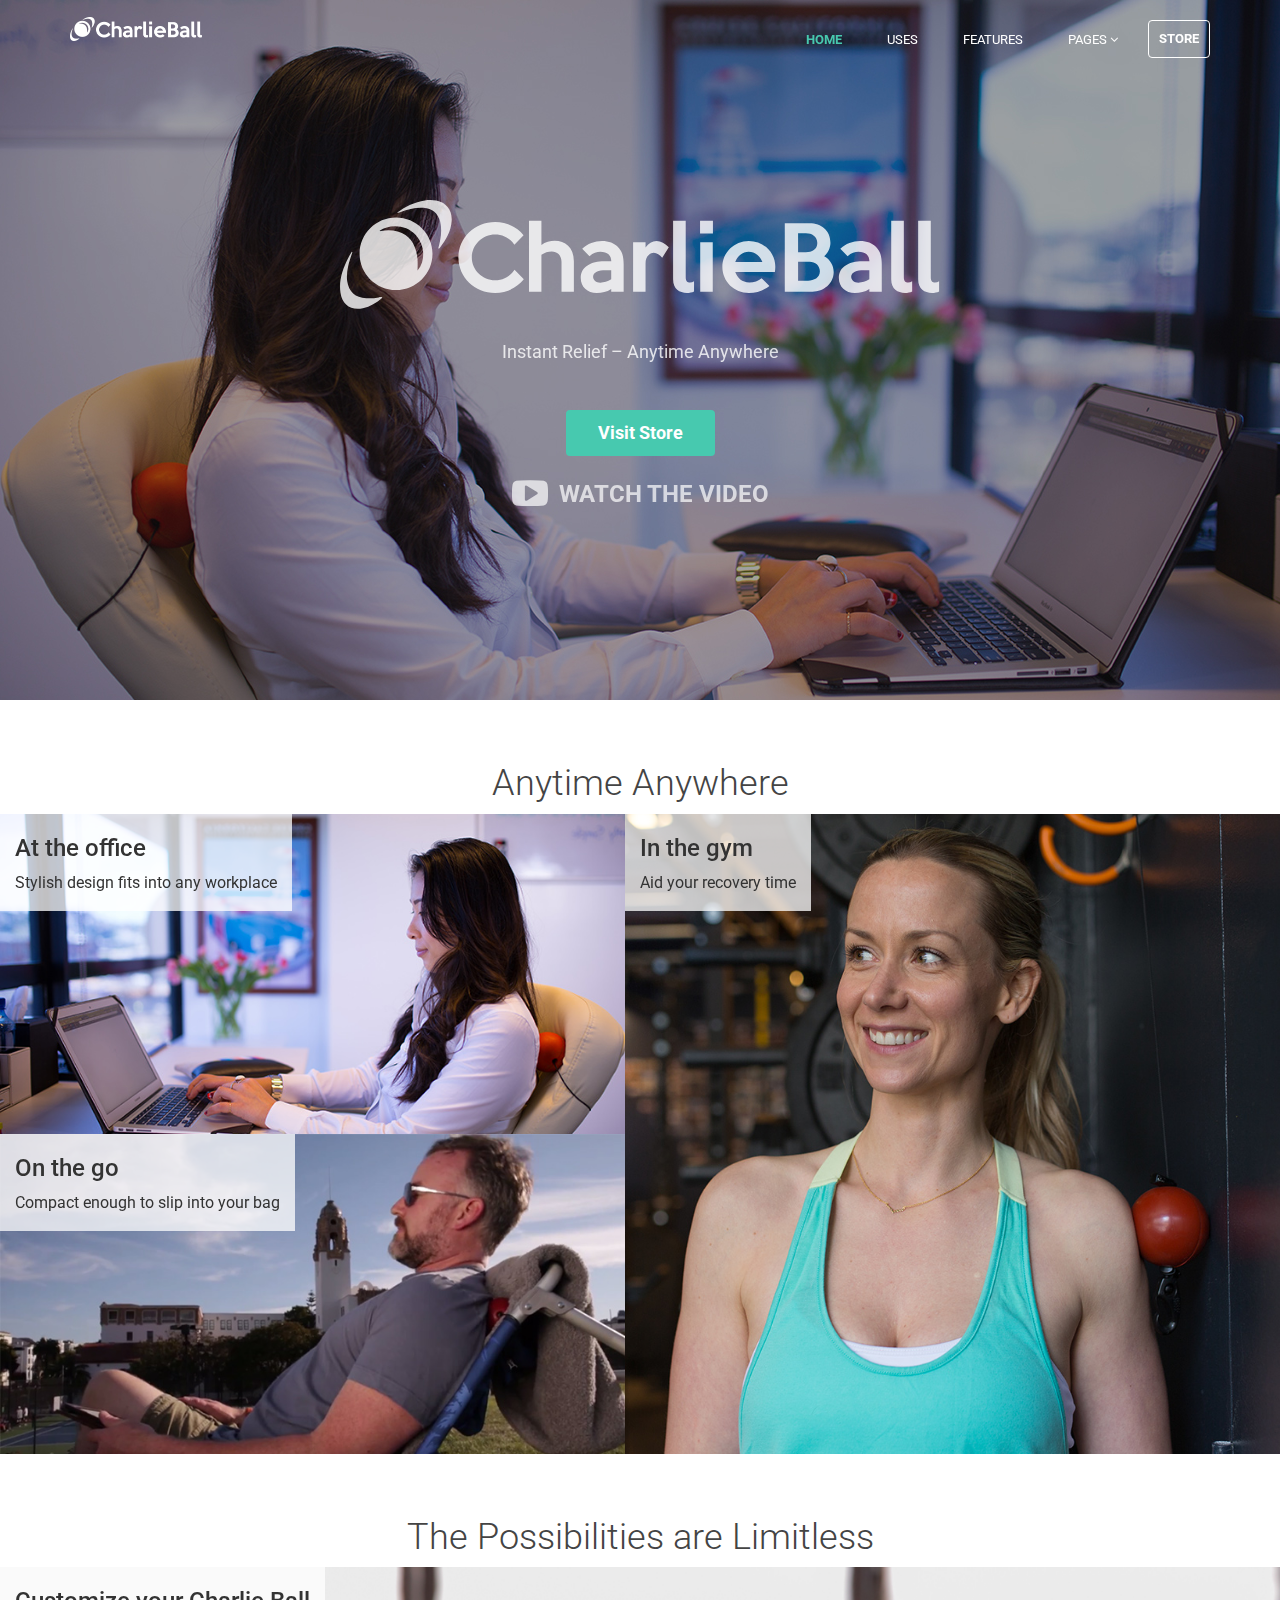
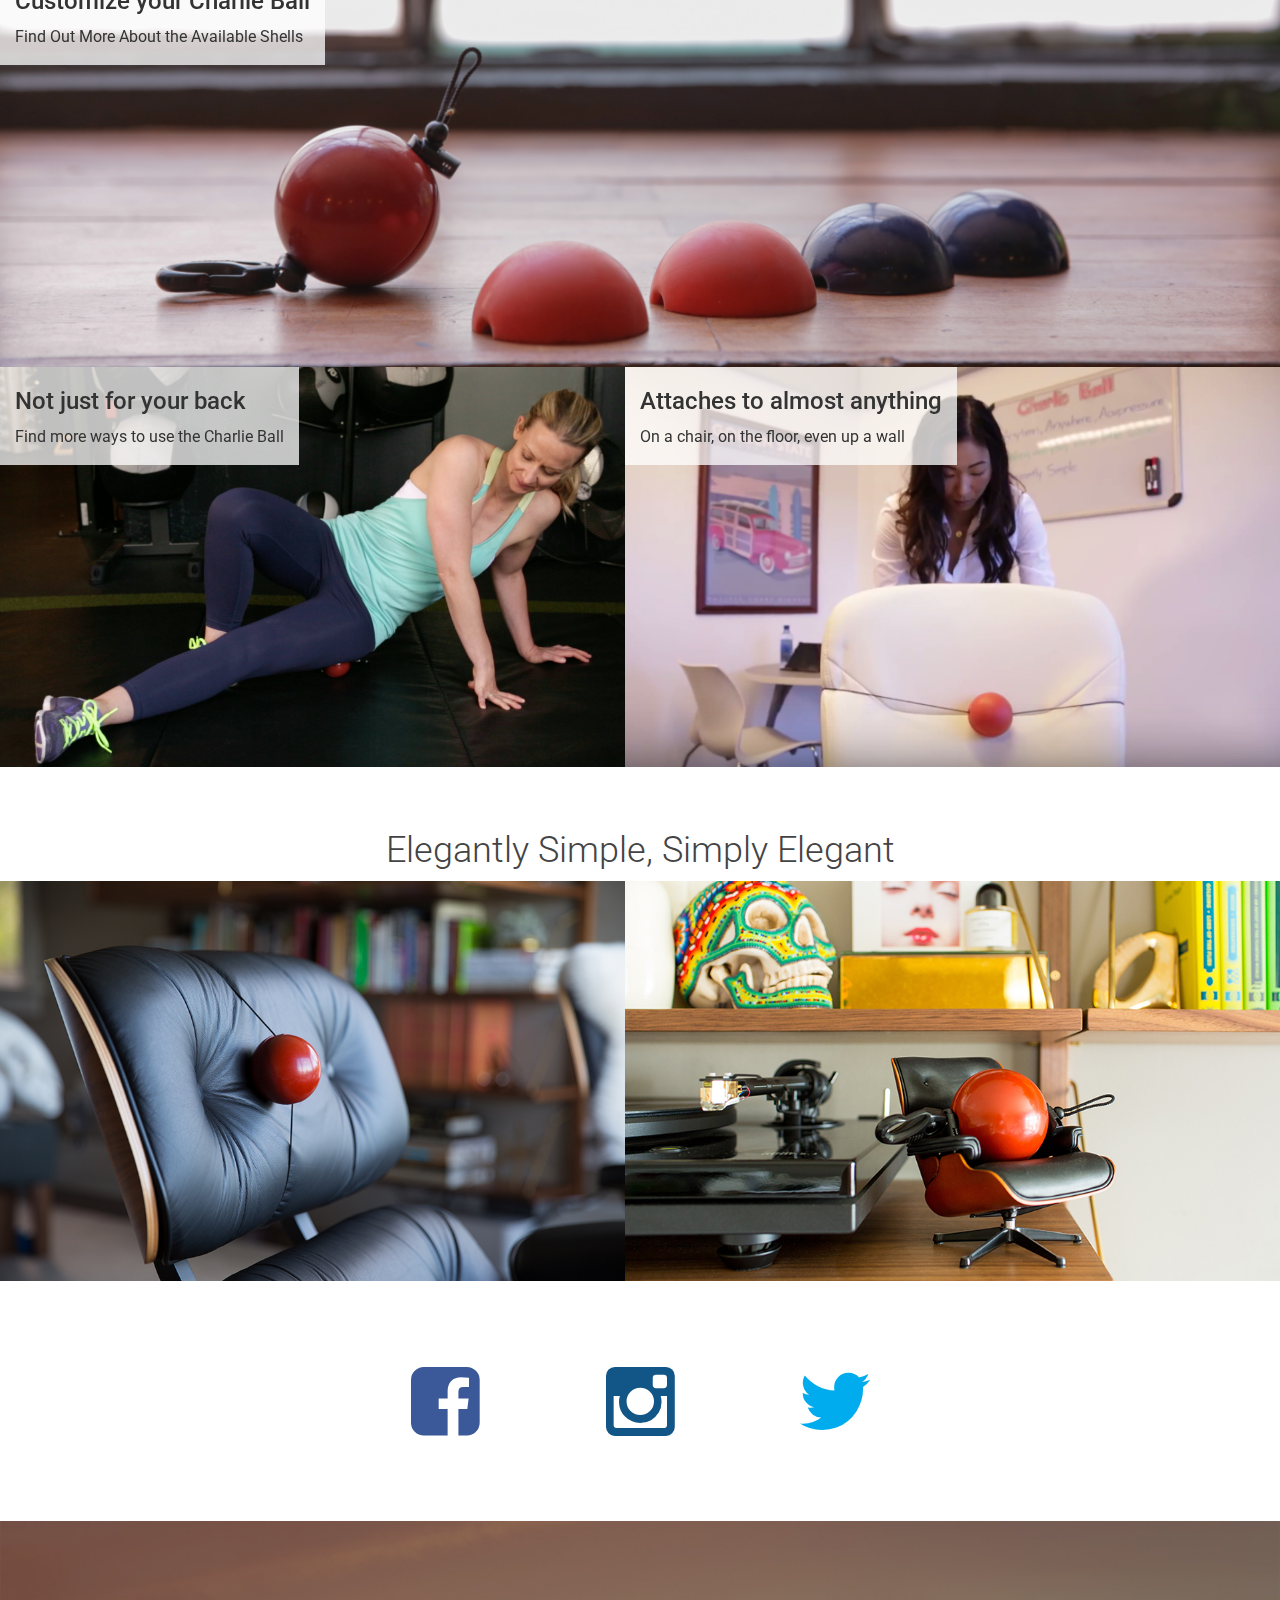
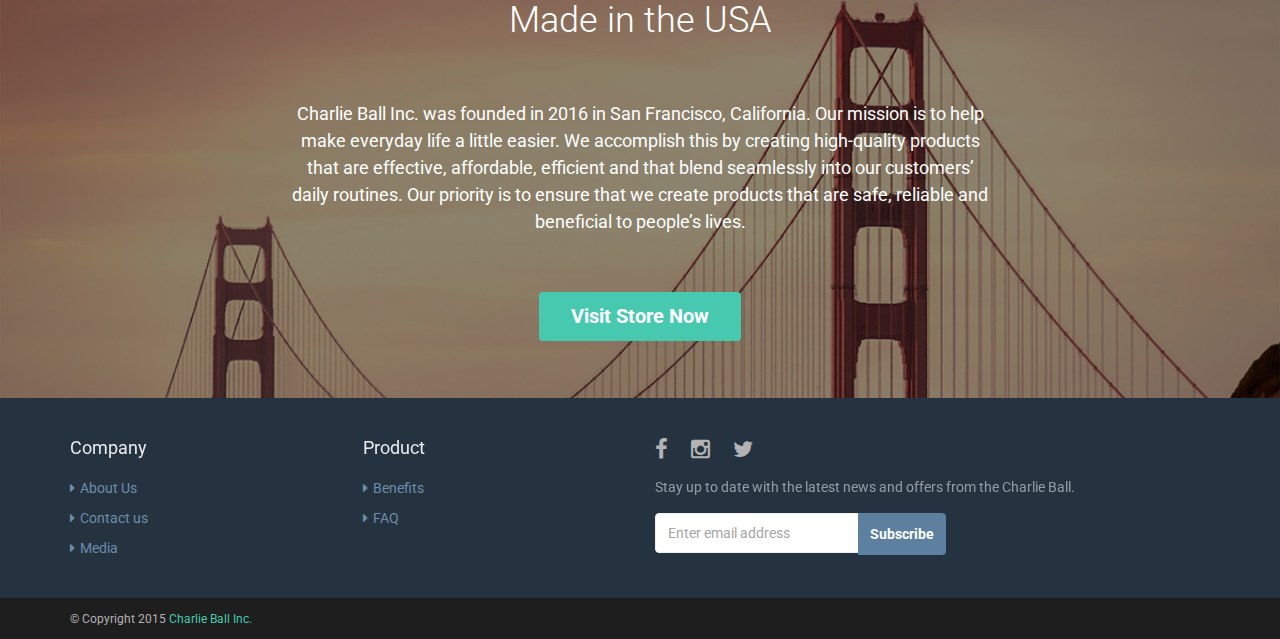
<file: index.html>
<!DOCTYPE html>
<!--[if IE 8]> <html lang="en" class="ie8"> <![endif]-->  
<!--[if IE 9]> <html lang="en" class="ie9"> <![endif]-->  
<!--[if !IE]><!--> <html lang="en"> <!--<![endif]-->  
<head>
    <title>Charlie Ball</title>
    <!-- Meta -->
    <meta charset="utf-8">
    <meta http-equiv="X-UA-Compatible" content="IE=edge">
    <meta name="viewport" content="width=device-width, initial-scale=1.0">
    <meta name="description" content="">
    <meta name="author" content="">    
    <link rel="shortcut icon" type="image/png" href="/img/favicon.png">
    <link href='http://fonts.googleapis.com/css?family=Roboto:400,400italic,500,500italic,700,700italic,900,900italic,300italic,300' rel='stylesheet' type='text/css'> 
    <link href='http://fonts.googleapis.com/css?family=Roboto+Slab:400,700,300,100' rel='stylesheet' type='text/css'>
    <!-- Global CSS -->
    <link rel="stylesheet" href="assets/plugins/bootstrap/css/bootstrap.min.css">   
    <!-- Plugins CSS -->    
    <link rel="stylesheet" href="assets/plugins/font-awesome/css/font-awesome.css">
    <link rel="stylesheet" href="assets/plugins/flexslider/flexslider.css">
    <!-- Theme CSS -->
    <link id="theme-style" rel="stylesheet" href="assets/css/styles-6.css">
    <link rel="stylesheet" href="assets/css/charlieball.css">
    <!-- HTML5 shim and Respond.js for IE8 support of HTML5 elements and media queries -->
    <!--[if lt IE 9]>
      <script src="https://oss.maxcdn.com/html5shiv/3.7.2/html5shiv.min.js"></script>
      <script src="https://oss.maxcdn.com/respond/1.4.2/respond.min.js"></script>
    <![endif]-->
<script>
  (function(i,s,o,g,r,a,m){i['GoogleAnalyticsObject']=r;i[r]=i[r]||function(){
  (i[r].q=i[r].q||[]).push(arguments)},i[r].l=1*new Date();a=s.createElement(o),
  m=s.getElementsByTagName(o)[0];a.async=1;a.src=g;m.parentNode.insertBefore(a,m)
  })(window,document,'script','//www.google-analytics.com/analytics.js','ga');

  ga('create', 'UA-68696410-1', 'auto');
  ga('send', 'pageview');
</script>
<!-- Facebook Pixel Code -->
<script>
!function(f,b,e,v,n,t,s){if(f.fbq)return;n=f.fbq=function(){n.callMethod?
n.callMethod.apply(n,arguments):n.queue.push(arguments)};if(!f._fbq)f._fbq=n;
n.push=n;n.loaded=!0;n.version='2.0';n.queue=[];t=b.createElement(e);t.async=!0;
t.src=v;s=b.getElementsByTagName(e)[0];s.parentNode.insertBefore(t,s)}(window,
document,'script','//connect.facebook.net/en_US/fbevents.js');

fbq('init', '681869865249812');
fbq('track', "PageView");</script>
<noscript><img height="1" width="1" style="display:none"
src="https://www.facebook.com/tr?id=681869865249812&ev=PageView&noscript=1"
/></noscript>
<!-- End Facebook Pixel Code -->
</head> 

<body class="home-page">   
    <!-- ******HEADER****** --> 
    <header id="header" class="header navbar-fixed-top">  
        <div class="container">       
            <h1 class="logo">
                <a href="index.html">&nbsp;</a>
            </h1><!--//logo-->
            <nav class="main-nav navbar-right" role="navigation">
                <div class="navbar-header">
                    <button class="navbar-toggle" type="button" data-toggle="collapse" data-target="#navbar-collapse">
                        <span class="sr-only">Toggle navigation</span>
                        <span class="icon-bar"></span>
                        <span class="icon-bar"></span>
                        <span class="icon-bar"></span>
                    </button><!--//nav-toggle-->
                </div><!--//navbar-header-->
                <div id="navbar-collapse" class="navbar-collapse collapse">
                    <ul class="nav navbar-nav">
                        <li class="active nav-item"><a href="index.html">Home</a></li>
                        <li class="nav-item"><a href="/#uses">Uses</a></li>
                        <li class="nav-item"><a href="/#features">Features</a></li>
                        <li class="nav-item dropdown">
                            <a class="dropdown-toggle" data-toggle="dropdown" data-hover="dropdown" data-delay="0" data-close-others="false" href="#">Pages <i class="fa fa-angle-down"></i></a>
                            <ul class="dropdown-menu">
                                <li><a href="/benefits.html"><i class="fa fa-caret-right"></i>&nbsp;Benefits</a></li>
                                <li><a href="/faq.html"><i class="fa fa-caret-right"></i>&nbsp;FAQ</a></li>
                                <li><a href="/media.html"><i class="fa fa-caret-right"></i>&nbsp;Media</a></li>
                            </ul>                            
                        </li>                         
                        <li class="nav-item nav-item-cta last"><a class="btn btn-cta btn-cta-secondary" href="javascript:void(0);" data-toggle="modal" data-target="#modal-subscribe">Store</a></li>
                    </ul><!--//nav-->
                </div><!--//navabr-collapse-->
            </nav><!--//main-nav-->                     
        </div><!--//container-->
    </header><!--//header-->
    
    <div class="bg-slider-wrapper">
        <div class="flexslider bg-slider">
            <ul class="slides">
                <li class="slide slide-1"></li>
                <li class="slide slide-2"></li>
                <li class="slide slide-3"></li>
                <li class="slide slide-4"></li>
            </ul>
        </div>
    </div><!--//bg-slider-wrapper-->        
    
    <section class="promo section section-on-bg">
        <div class="container text-center">                
            <h2 class="title"><img src="/img/logo-vector.svg" class="hero-logo" alt="the Charlie Ball"></h2>
            <p class="intro">Instant Relief &ndash; Anytime Anywhere</p>
            <p><a class="btn btn-cta btn-cta-primary" href="javascript:void(0);" data-toggle="modal" data-target="#modal-subscribe">Visit Store</a></p>   
            <a href="javascript:void(0);" class="play-trigger btn-link " data-toggle="modal" data-target="#modal-video"><i class="fa fa-youtube-play fa-5x"></i> Watch the video</a>
        </div><!--//container-->
    </section><!--//promo-->
    
    <div class="sections-wrapper">
        <!-- ******Why Section****** -->
        <section class="section why">
          <h2 id="uses" class="title text-center idbuffer">Anytime Anywhere</h2>
          <hr class="visible-xs" />
          <div class="clearfix">
            <div class="half-column">
              <div class="half-section section-left section-workplace">
                <a href="/benefits.html#convenient" class="section-content">
                  <h3 class="hidden-xs">At the office</h3>
                  <h3 class="visible-xs">&raquo; At the office</h3>
                  <p>Stylish design fits into any workplace</p>
                </a>
              </div>
              <div class="half-section section-left section-go">
                <a href="/benefits.html#betterthings" class="section-content">
                  <h3 class="hidden-xs">On the go</h3>
                  <h3 class="visible-xs">&raquo; On the go</h3>
                  <p>Compact enough to slip into your bag</p>
                </a>
              </div>
            </div>
            <div class="half-column">
              <div class="half-section section-right section-gym">
                <a href="/benefits.html#multiuse" class="section-content">
                  <h3 class="hidden-xs">In the gym</h3>
                  <h3 class="visible-xs">&raquo; In the gym</h3>
                  <p>Aid your recovery time</p>
                </a>
              </div>
            </div>
          </div>
        </section><!--//why--> 
      <section class="section why">
        <h2 id="features" class="title text-center idbuffer">The Possibilities are Limitless</h2>
        <div class="clearfix">
          <div>
            <div class="half-section section-left section-customize">
              <a href="/benefits.html#customize" class="section-content">
                <h3 class="hidden-xs">Customize your Charlie Ball</h3>
                <h3 class="visible-xs">&raquo; Customize your Charlie Ball</h3>
                <p>Find Out More About the Available Shells</p>
              </a>
            </div>
          </div>
        </div><!--//item-->
        <div class="clearfix">
          <div class="half-column">
            <div class="half-section section-left section-hook">
              <a href="/benefits.html#multiuse" class="section-content">
                <h3 class="hidden-xs">Not just for your back</h3>
                <h3 class="visible-xs">&raquo; Not just for your back</h3>
                <p>Find more ways to use the Charlie Ball</p>
              </a>
            </div>
          </div>
          <div class="half-column">
            <div class="half-section section-right section-chair">
              <a href="/benefits.html#attaches" class="section-content">
                <h3 class="hidden-xs">Attaches to almost anything</h3>
                <h3 class="visible-xs">&raquo; Attaches to almost anything</h3>
                <p>On a chair, on the floor, even up a wall</p>
              </a>
            </div>
          </div>
        </div><!--//item-->
      </section><!--//why-->  
        
      <section class="section why">
        <h2 id="why" class="title text-center idbuffer">Elegantly Simple, Simply Elegant</h2>
        <div class="clearfix">
          <div class="half-column">
            <div class="half-section section-left section-chairball"></div>
          </div>
          <div class="half-column">
            <div class="half-section section-right section-minichairball"></div>
          </div>
        </div>
      </section><!--//why--> 

        <!-- ******Press Section****** -->
        <section class="section press">
            <div class="container text-center">
                <div class="row">
                  <div class="col-xs-2 col-xs-offset-3 text-center">
                    <a href="https://www.facebook.com/thecharlieball"><i class="fa fa-5x fa-facebook-square"></i></a>
                  </div>
                  <div class="col-xs-2 text-center">
                    <a href="https://instagram.com/thecharlieball" target="_blank"><i class="fa fa-5x fa-instagram"></i></a>
                  </div>
                  <div class="col-xs-2 text-center">
                    <a href="https://twitter.com/the_charlieball" target="_blank"><i class="fa fa-5x fa-twitter"></i></a>
                  </div>
                  
                </div>
            </div><!--//container-->
        </section><!--//press-->
        
        <!-- ******CTA Section****** -->
        <section id="cta-section" class="section cta-section text-center home-cta-section">
            <div class="container">
               <h2 class="title">Made in the USA</h2>
               <p class="intro">
                 Charlie Ball Inc. was founded in 2016 in San Francisco, California. Our mission is to help make everyday life a little easier. We accomplish this by creating high-quality products that are effective, affordable, efficient and that blend seamlessly into our customers’ daily routines. Our priority is to ensure that we create products that are safe, reliable and beneficial to people’s lives.
               </p>
               <p class="intro">&nbsp;</p>
               <p><a class="btn btn-cta btn-cta-primary" href="javascript:void(0);" data-toggle="modal" data-target="#modal-subscribe">Visit Store Now</a></p>
               <p class="intro">&nbsp;</p>
            </div><!--//container-->
        </section><!--//cta-section-->
    </div><!--//section-wrapper-->
    
    <!-- ******FOOTER****** --> 
    <footer class="footer">
        <div class="footer-content">
            <div class="container">
                <div class="row">                    
                    <div class="footer-col links col-md-3 col-sm-4 col-xs-6">
                        <div class="footer-col-inner">
                            <h3 class="title">Company</h3>
                            <ul class="list-unstyled">
                                <li><a href="/about.html"><i class="fa fa-caret-right"></i>About Us</a></li>
                                
                                <li><a href="mailto:thecharlieball@gmail.com"><i class="fa fa-caret-right"></i>Contact us</a></li>
                                <li><a href="/media.html"><i class="fa fa-caret-right"></i>Media</a></li>
                            </ul>
                        </div><!--//footer-col-inner-->
                    </div><!--//foooter-col-->    
                    <div class="footer-col links col-md-3 col-sm-4 col-xs-6">
                        <div class="footer-col-inner">
                            <h3 class="title">Product</h3>
                            <ul class="list-unstyled">
                                <li><a href="/benefits.html"><i class="fa fa-caret-right"></i>Benefits</a></li>
                                <li><a href="/faq.html"><i class="fa fa-caret-right"></i>FAQ</a></li>
                            </ul>
                        </div><!--//footer-col-inner-->
                    </div><!--//foooter-col-->
                    <div class="footer-col connect col-md-6 col-sm-12 col-xs-12">
                        <div class="footer-col-inner">
                            <ul class="social list-inline">
                              <li><a href="https://www.facebook.com/thecharlieball"><i class="fa fa-facebook"></i></a></li>
                              <li><a href="https://instagram.com/thecharlieball" target="_blank"><i class="fa fa-instagram"></i></a></li>
                              <li><a href="https://twitter.com/the_charlieball" target="_blank"><i class="fa fa-twitter"></i></a></li>
                            </ul>
                            <div class="form-container">
                                <p class="intro">Stay up to date with the latest news and offers from the Charlie Ball.</p>
                                <form class="form-inline" action="//thecharlieball.us12.list-manage.com/subscribe/post?u=65725b3a6569ab2cef1cd471e&amp;id=3945dfedd4" method="post" id="mc-embedded-subscribe-form" name="mc-embedded-subscribe-form" class="validate" target="_blank" novalidate>
                                    <div class="form-group">
                                      <div class="input-group">
                                        <input type="email" required class="form-control" value="" name="EMAIL" class="form-control" placeholder="Enter email address" id="mce-EMAIL">
                                        <span class="input-group-btn">
                                          <button type="submit" class="btn btn-cta btn-cta-primary">Subscribe</button>
                                        </span>
                                      </div>
                                    </div>   
                                </form>
                            </div><!--//subscription-form-->
                        </div><!--//footer-col-inner-->
                    </div><!--//foooter-col-->
                    <div class="clearfix"></div> 
                </div><!--//row-->
            </div><!--//container-->
        </div><!--//footer-content-->
        <div class="bottom-bar">
            <div class="container">
                <small class="copyright">&copy; Copyright 2015 <a>Charlie Ball Inc.</a></small>                
            </div><!--//container-->
        </div><!--//bottom-bar-->
    </footer><!--//footer-->
    
    <!-- Video Modal -->
    <div class="modal modal-video" id="modal-video" tabindex="-1" role="dialog" aria-labelledby="videoModalLabel" aria-hidden="true">
        <div class="modal-dialog">
            <div class="modal-content">
                <div class="modal-header">
                    <button type="button" class="close" data-dismiss="modal" aria-hidden="true">&times;</button>
                    <h4 id="videoModalLabel" class="modal-title sr-only">Video Tour</h4>
                </div>
                <div class="modal-body">
                    <div class="video-container">
                      <iframe width="720" height="405" src="https://www.youtube.com/embed/EXi3ttSCO2g" frameborder="0" allowfullscreen></iframe>
                    </div><!--//video-container-->
                </div><!--//modal-body-->
            </div><!--//modal-content-->
        </div><!--//modal-dialog-->
    </div><!--//modal-->
    
    <div class="modal fade" id="modal-subscribe">
      <div class="modal-dialog">
        <div class="modal-content">
          <div class="modal-header">
            <button type="button" class="close" data-dismiss="modal" aria-label="Close"><span aria-hidden="true">&times;</span></button>
            <h4 class="modal-title">The Charlie Ball is not ready yet&hellip;</h4>
          </div>
          <div class="modal-body">
            <p>Leave us your email address and we&rsquo;ll let you know when the Charlie Ball is available.</p>
            <div class="form-container">
                <form class="form-inline" action="//thecharlieball.us12.list-manage.com/subscribe/post?u=65725b3a6569ab2cef1cd471e&amp;id=3945dfedd4" method="post" id="mc-embedded-subscribe-form" name="mc-embedded-subscribe-form" class="validate" target="_blank" novalidate>
                    <div class="form-group">
                      <input type="email" required class="form-control" value="" name="EMAIL" class="form-control" placeholder="Enter email address" id="mce-EMAIL">
                    </div>   
                    <div class="form-group"><button type="submit" class="btn btn-cta btn-cta-primary">Subscribe</button></div>
                </form>
            </div><!--//subscription-form-->
          </div>
        </div><!-- /.modal-content -->
      </div><!-- /.modal-dialog -->
    </div><!-- /.modal -->
 
    <!-- Javascript -->          
    <script type="text/javascript" src="assets/plugins/jquery-1.11.2.min.js"></script>
    <script type="text/javascript" src="assets/plugins/jquery-migrate-1.2.1.min.js"></script>
    <script type="text/javascript" src="assets/plugins/bootstrap/js/bootstrap.min.js"></script> 
    <script type="text/javascript" src="assets/plugins/bootstrap-hover-dropdown.min.js"></script>
    <script type="text/javascript" src="assets/plugins/back-to-top.js"></script>
    <script type="text/javascript" src="assets/plugins/jquery-placeholder/jquery.placeholder.js"></script>
    <script type="text/javascript" src="assets/plugins/FitVids/jquery.fitvids.js"></script>
    <script type="text/javascript" src="assets/plugins/flexslider/jquery.flexslider-min.js"></script>     
    <script type="text/javascript" src="assets/js/main.js"></script>
    
    <!-- Vimeo video API -->
    <script src="http://a.vimeocdn.com/js/froogaloop2.min.js"></script>
    <script type="text/javascript" src="assets/js/vimeo.js"></script> 
    
            
</body>
</html>
</file>
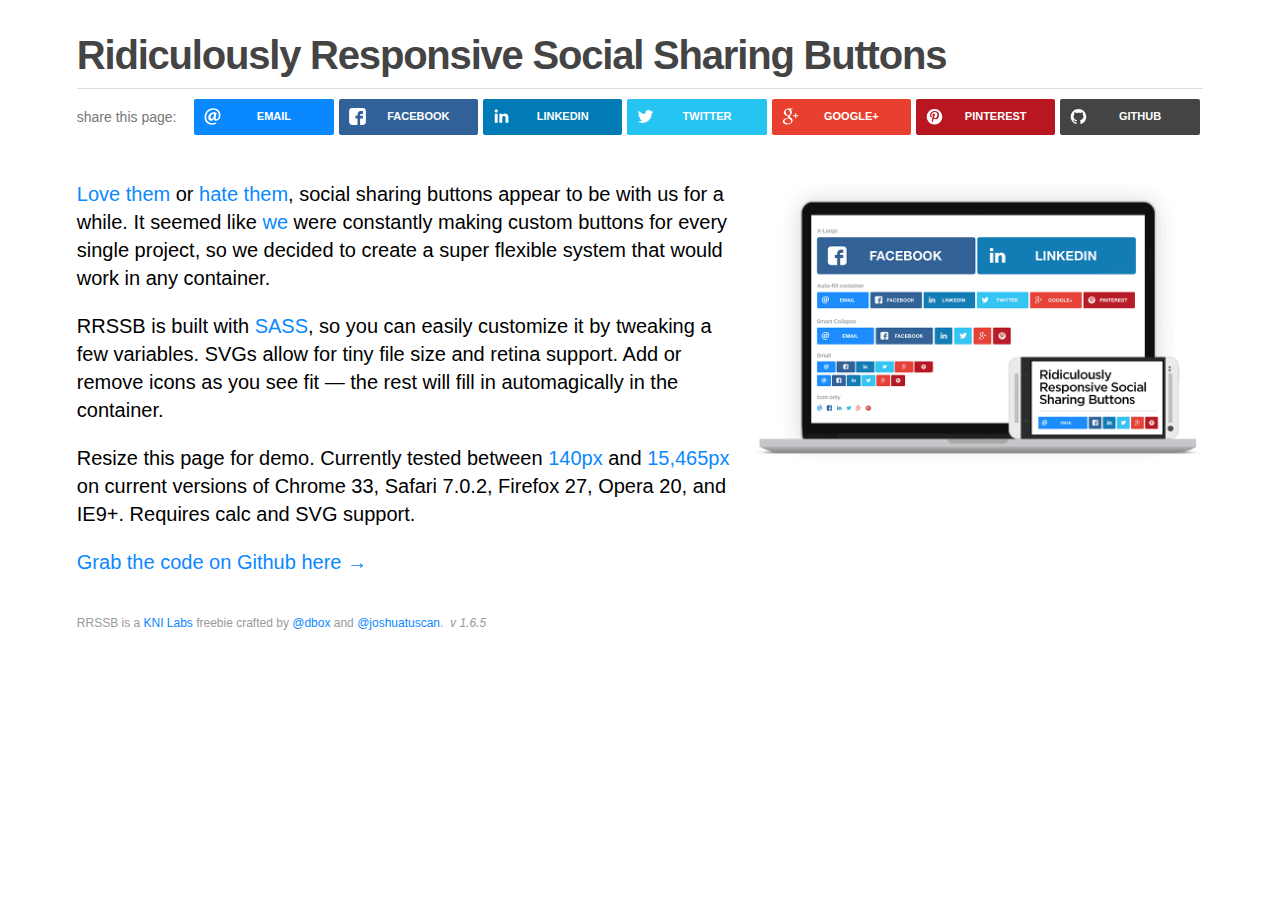
<file: assets/plugins/rrssb/index.html>
<!DOCTYPE html>
<html>
    <head>
        <meta charset="utf-8" />
        <meta http-equiv="X-UA-Compatible" content="IE=edge,chrome=1" />
        <title>Ridiculously Responsive Social Sharing Buttons by KNI Labs</title>
        <meta name="description" content="It seemed like we were constantly making custom social sharing buttons for every single project, so we decided to create a super flexible system that would work in any container. SASS-powered, retina ready, and auto-magical resizing. A KNI Labs freebie." />
        <meta name="viewport" content="width=device-width, initial-scale=1">

        <!-- Facebook Open Graph Meta Tags -->
        <meta property="og:title" content="Ridiculously Responsive Social Sharing Buttons" />
        <meta property="og:type" content="website" />
        <meta property="og:url" content="http://kurtnoble.com/labs/rrssb/index.html" />
        <meta property="og:image" content="http://kurtnoble.com/labs/rrssb/media/facebook-share.jpg" />
        <meta property="og:description" content="No one wants to create social buttons over and over again. RRSSB is a super flexible system that works in any container. SASS-powered, retina ready, svg images, tiny file size and auto-magical resizing. A KNI Labs freebie." />


        <link rel="icon" type="image/png" href="media/favicon.png" />
        <link rel="stylesheet" href="css/normalize.min.css" />

        <!-- Stylesheet required to power RRSSB. Copy this css file to your header -->
        <link rel="stylesheet" href="css/rrssb.css" />

        <link rel="stylesheet" href="css/demo.css" />

        <script src="js/vendor/modernizr-2.6.2-respond-1.1.0.min.js"></script>
    </head>
    <body>
        <!--[if lt IE 9]>
            <p class="chromeframe">You are using an <strong>outdated</strong> browser. Please <a href="http://browsehappy.com/">upgrade your browser</a> or <a href="http://www.google.com/chromeframe/?redirect=true">activate Google Chrome Frame</a> to improve your experience.</p>
        <![endif]-->

        <div class="main-container">
            <h1>Ridiculously Responsive Social Sharing Buttons</h1>
            <hr />

            <div class="share-container clearfix">
                <span class="label">share this page:</span>

                <!-- Buttons start here. Copy this ul to your document. -->
                <ul class="rrssb-buttons clearfix">
                    <li class="rrssb-email">

                        <!-- Replace subject with your message using URL Endocding: http://meyerweb.com/eric/tools/dencoder/ -->
                        <a href="mailto:?subject=Check%20out%20how%20ridiculously%20responsive%20these%20social%20buttons%20are&amp;body=http%3A%2F%2Fkurtnoble.com%2Flabs%2Frrssb%2Findex.html">
                            <span class="rrssb-icon">
                                <svg xmlns="http://www.w3.org/2000/svg" xmlns:xlink="http://www.w3.org/1999/xlink" version="1.1" x="0px" y="0px" width="28px" height="28px" viewBox="0 0 28 28" enable-background="new 0 0 28 28" xml:space="preserve"><g><path d="M20.111 26.147c-2.336 1.051-4.361 1.401-7.125 1.401c-6.462 0-12.146-4.633-12.146-12.265 c0-7.94 5.762-14.833 14.561-14.833c6.853 0 11.8 4.7 11.8 11.252c0 5.684-3.194 9.265-7.399 9.3 c-1.829 0-3.153-0.934-3.347-2.997h-0.077c-1.208 1.986-2.96 2.997-5.023 2.997c-2.532 0-4.361-1.868-4.361-5.062 c0-4.749 3.504-9.071 9.111-9.071c1.713 0 3.7 0.4 4.6 0.973l-1.169 7.203c-0.388 2.298-0.116 3.3 1 3.4 c1.673 0 3.773-2.102 3.773-6.58c0-5.061-3.27-8.994-9.303-8.994c-5.957 0-11.175 4.673-11.175 12.1 c0 6.5 4.2 10.2 10 10.201c1.986 0 4.089-0.43 5.646-1.245L20.111 26.147z M16.646 10.1 c-0.311-0.078-0.701-0.155-1.207-0.155c-2.571 0-4.595 2.53-4.595 5.529c0 1.5 0.7 2.4 1.9 2.4 c1.441 0 2.959-1.828 3.311-4.087L16.646 10.068z"/></g></svg>
                            </span>
                            <span class="rrssb-text">email</span>
                        </a>
                    </li>
                    <li class="rrssb-facebook">
                        <!-- Replace with your URL. For best results, make sure you page has the proper FB Open Graph tags in header:
                        https://developers.facebook.com/docs/opengraph/howtos/maximizing-distribution-media-content/ -->
                        <a href="https://www.facebook.com/sharer/sharer.php?u=http://kurtnoble.com/labs/rrssb/index.html" class="popup">
                            <span class="rrssb-icon">
                                <svg version="1.1" id="Layer_1" xmlns="http://www.w3.org/2000/svg" xmlns:xlink="http://www.w3.org/1999/xlink" x="0px" y="0px" width="28px" height="28px" viewBox="0 0 28 28" enable-background="new 0 0 28 28" xml:space="preserve">
                                    <path d="M27.825,4.783c0-2.427-2.182-4.608-4.608-4.608H4.783c-2.422,0-4.608,2.182-4.608,4.608v18.434
                                        c0,2.427,2.181,4.608,4.608,4.608H14V17.379h-3.379v-4.608H14v-1.795c0-3.089,2.335-5.885,5.192-5.885h3.718v4.608h-3.726
                                        c-0.408,0-0.884,0.492-0.884,1.236v1.836h4.609v4.608h-4.609v10.446h4.916c2.422,0,4.608-2.188,4.608-4.608V4.783z"/>
                                </svg>
                            </span>
                            <span class="rrssb-text">facebook</span>
                        </a>
                    </li>
<!--                <li class="rrssb-tumblr">
                        <a href="http://tumblr.com/share?s=&amp;v=3&t=Ridiculously%20Responsive%20Social%20Sharing%20Buttons%20by%20KNI%20Labs&amp;u=http%3A%2F%2Fwww.kurtnoble.com%2Flabs%2Frrssb">
                            <span class="rrssb-icon">
                                <svg xmlns="http://www.w3.org/2000/svg" xmlns:xlink="http://www.w3.org/1999/xlink" version="1.1" x="0px" y="0px" width="28px" height="28px" viewBox="0 0 28 28" enable-background="new 0 0 28 28" xml:space="preserve"><path d="M18.02 21.842c-2.029 0.052-2.422-1.396-2.439-2.446v-7.294h4.729V7.874h-4.71V1.592c0 0-3.653 0-3.714 0 s-0.167 0.053-0.182 0.186c-0.218 1.935-1.144 5.33-4.988 6.688v3.637h2.927v7.677c0 2.8 1.7 6.7 7.3 6.6 c1.863-0.03 3.934-0.795 4.392-1.453l-1.22-3.539C19.595 21.6 18.7 21.8 18 21.842z"/></svg>
                            </span>
                            <span class="rrssb-text">tumblr</span>
                        </a>
                    </li> -->
                    <li class="rrssb-linkedin">
                        <!-- Replace href with your meta and URL information -->
                        <a href="http://www.linkedin.com/shareArticle?mini=true&amp;url=http://kurtnoble.com/labs/rrssb/index.html&amp;title=Ridiculously%20Responsive%20Social%20Sharing%20Buttons&amp;summary=Responsive%20social%20icons%20by%20KNI%20Labs" class="popup">
                            <span class="rrssb-icon">
                                <svg version="1.1" id="Layer_1" xmlns="http://www.w3.org/2000/svg" xmlns:xlink="http://www.w3.org/1999/xlink" x="0px" y="0px" width="28px" height="28px" viewBox="0 0 28 28" enable-background="new 0 0 28 28" xml:space="preserve">
                                    <path d="M25.424,15.887v8.447h-4.896v-7.882c0-1.979-0.709-3.331-2.48-3.331c-1.354,0-2.158,0.911-2.514,1.803
                                        c-0.129,0.315-0.162,0.753-0.162,1.194v8.216h-4.899c0,0,0.066-13.349,0-14.731h4.899v2.088c-0.01,0.016-0.023,0.032-0.033,0.048
                                        h0.033V11.69c0.65-1.002,1.812-2.435,4.414-2.435C23.008,9.254,25.424,11.361,25.424,15.887z M5.348,2.501
                                        c-1.676,0-2.772,1.092-2.772,2.539c0,1.421,1.066,2.538,2.717,2.546h0.032c1.709,0,2.771-1.132,2.771-2.546
                                        C8.054,3.593,7.019,2.501,5.343,2.501H5.348z M2.867,24.334h4.897V9.603H2.867V24.334z"/>
                                </svg>
                            </span>
                            <span class="rrssb-text">linkedin</span>
                        </a>
                    </li>
                    <li class="rrssb-twitter">
                        <!-- Replace href with your Meta and URL information  -->
                        <a href="http://twitter.com/home?status=Ridiculously%20Responsive%20Social%20Sharing%20Buttons%20by%20@joshuatuscan%20and%20@dbox%20http://kurtnoble.com/labs/rrssb" class="popup">
                            <span class="rrssb-icon">
                                <svg version="1.1" id="Layer_1" xmlns="http://www.w3.org/2000/svg" xmlns:xlink="http://www.w3.org/1999/xlink" x="0px" y="0px"
                                     width="28px" height="28px" viewBox="0 0 28 28" enable-background="new 0 0 28 28" xml:space="preserve">
                                <path d="M24.253,8.756C24.689,17.08,18.297,24.182,9.97,24.62c-3.122,0.162-6.219-0.646-8.861-2.32
                                    c2.703,0.179,5.376-0.648,7.508-2.321c-2.072-0.247-3.818-1.661-4.489-3.638c0.801,0.128,1.62,0.076,2.399-0.155
                                    C4.045,15.72,2.215,13.6,2.115,11.077c0.688,0.275,1.426,0.407,2.168,0.386c-2.135-1.65-2.729-4.621-1.394-6.965
                                    C5.575,7.816,9.54,9.84,13.803,10.071c-0.842-2.739,0.694-5.64,3.434-6.482c2.018-0.623,4.212,0.044,5.546,1.683
                                    c1.186-0.213,2.318-0.662,3.329-1.317c-0.385,1.256-1.247,2.312-2.399,2.942c1.048-0.106,2.069-0.394,3.019-0.851
                                    C26.275,7.229,25.39,8.196,24.253,8.756z"/>
                                </svg>
                           </span>
                            <span class="rrssb-text">twitter</span>
                        </a>
                    </li>
<!--                <li class="rrssb-reddit">
                        <a href="http://www.reddit.com/submit?url=http://www.kurtnoble.com/labs/rrssb/">
                            <span class="rrssb-icon">
                                <svg xmlns="http://www.w3.org/2000/svg" xmlns:xlink="http://www.w3.org/1999/xlink" version="1.1" x="0px" y="0px" width="28px" height="28px" viewBox="0 0 28 28" enable-background="new 0 0 28 28" xml:space="preserve"><g><path d="M11.794 15.316c0-1.029-0.835-1.895-1.866-1.895c-1.03 0-1.893 0.865-1.893 1.895s0.863 1.9 1.9 1.9 C10.958 17.2 11.8 16.3 11.8 15.316z"/><path d="M18.1 13.422c-1.029 0-1.895 0.864-1.895 1.895c0 1 0.9 1.9 1.9 1.865c1.031 0 1.869-0.836 1.869-1.865 C19.969 14.3 19.1 13.4 18.1 13.422z"/><path d="M17.527 19.791c-0.678 0.678-1.826 1.006-3.514 1.006c-0.004 0-0.009 0-0.014 0c-0.004 0-0.01 0-0.015 0 c-1.686 0-2.834-0.328-3.51-1.005c-0.264-0.265-0.693-0.265-0.958 0c-0.264 0.265-0.264 0.7 0 1 c0.943 0.9 2.4 1.4 4.5 1.402c0.005 0 0 0 0 0c0.005 0 0 0 0 0c2.066 0 3.527-0.459 4.47-1.402 c0.265-0.264 0.265-0.693 0.002-0.958C18.221 19.5 17.8 19.5 17.5 19.791z"/><path d="M27.707 13.267c0-1.785-1.453-3.237-3.236-3.237c-0.793 0-1.518 0.287-2.082 0.761c-2.039-1.295-4.646-2.069-7.438-2.219 l1.483-4.691l4.062 0.956c0.071 1.4 1.3 2.6 2.7 2.555c1.488 0 2.695-1.208 2.695-2.695C25.881 3.2 24.7 2 23.2 2 c-1.059 0-1.979 0.616-2.42 1.508l-4.633-1.091c-0.344-0.081-0.693 0.118-0.803 0.455l-1.793 5.7 C10.548 8.6 7.7 9.4 5.6 10.75C5.006 10.3 4.3 10 3.5 10.029c-1.785 0-3.237 1.452-3.237 3.2 c0 1.1 0.6 2.1 1.4 2.69c-0.04 0.272-0.061 0.551-0.061 0.831c0 2.3 1.3 4.4 3.7 5.9 c2.299 1.5 5.3 2.3 8.6 2.325c3.228 0 6.271-0.825 8.571-2.325c2.387-1.56 3.7-3.66 3.7-5.917 c0-0.26-0.016-0.514-0.051-0.768C27.088 15.5 27.7 14.4 27.7 13.267z M23.186 3.355c0.74 0 1.3 0.6 1.3 1.3 c0 0.738-0.6 1.34-1.34 1.34s-1.342-0.602-1.342-1.34C21.844 4 22.4 3.4 23.2 3.355z M1.648 13.3 c0-1.038 0.844-1.882 1.882-1.882c0.31 0 0.6 0.1 0.9 0.209c-1.049 0.868-1.813 1.861-2.26 2.9 C1.832 14.2 1.6 13.8 1.6 13.267z M21.773 21.57c-2.082 1.357-4.863 2.105-7.831 2.105c-2.967 0-5.747-0.748-7.828-2.105 c-1.991-1.301-3.088-3-3.088-4.782c0-1.784 1.097-3.484 3.088-4.784c2.081-1.358 4.861-2.106 7.828-2.106 c2.967 0 5.7 0.7 7.8 2.106c1.99 1.3 3.1 3 3.1 4.784C24.859 18.6 23.8 20.3 21.8 21.57z M25.787 14.6 c-0.432-1.084-1.191-2.095-2.244-2.977c0.273-0.156 0.59-0.245 0.928-0.245c1.035 0 1.9 0.8 1.9 1.9 C26.354 13.8 26.1 14.3 25.8 14.605z"/></g></svg>
                            </span>
                            <span class="rrssb-text">reddit</span>
                        </a>
                    </li> -->
                    <li class="rrssb-googleplus">
                        <!-- Replace href with your meta and URL information.  -->
                        <a href="https://plus.google.com/share?url=Check%20out%20how%20ridiculously%20responsive%20these%20social%20buttons%20are%20http://kurtnoble.com/labs/rrssb/index.html" class="popup">
                            <span class="rrssb-icon">
                                <svg version="1.1" id="Layer_1" xmlns="http://www.w3.org/2000/svg" xmlns:xlink="http://www.w3.org/1999/xlink" x="0px" y="0px" width="28px" height="28px" viewBox="0 0 28 28" enable-background="new 0 0 28 28" xml:space="preserve">
                                    <g>
                                        <g>
                                            <path d="M14.703,15.854l-1.219-0.948c-0.372-0.308-0.88-0.715-0.88-1.459c0-0.748,0.508-1.223,0.95-1.663
                                                c1.42-1.119,2.839-2.309,2.839-4.817c0-2.58-1.621-3.937-2.399-4.581h2.097l2.202-1.383h-6.67c-1.83,0-4.467,0.433-6.398,2.027
                                                C3.768,4.287,3.059,6.018,3.059,7.576c0,2.634,2.022,5.328,5.604,5.328c0.339,0,0.71-0.033,1.083-0.068
                                                c-0.167,0.408-0.336,0.748-0.336,1.324c0,1.04,0.551,1.685,1.011,2.297c-1.524,0.104-4.37,0.273-6.467,1.562
                                                c-1.998,1.188-2.605,2.916-2.605,4.137c0,2.512,2.358,4.84,7.289,4.84c5.822,0,8.904-3.223,8.904-6.41
                                                c0.008-2.327-1.359-3.489-2.829-4.731H14.703z M10.269,11.951c-2.912,0-4.231-3.765-4.231-6.037c0-0.884,0.168-1.797,0.744-2.511
                                                c0.543-0.679,1.489-1.12,2.372-1.12c2.807,0,4.256,3.798,4.256,6.242c0,0.612-0.067,1.694-0.845,2.478
                                                c-0.537,0.55-1.438,0.948-2.295,0.951V11.951z M10.302,25.609c-3.621,0-5.957-1.732-5.957-4.142c0-2.408,2.165-3.223,2.911-3.492
                                                c1.421-0.479,3.25-0.545,3.555-0.545c0.338,0,0.52,0,0.766,0.034c2.574,1.838,3.706,2.757,3.706,4.479
                                                c-0.002,2.073-1.736,3.665-4.982,3.649L10.302,25.609z"/>
                                            <polygon points="23.254,11.89 23.254,8.521 21.569,8.521 21.569,11.89 18.202,11.89 18.202,13.604 21.569,13.604 21.569,17.004
                                                23.254,17.004 23.254,13.604 26.653,13.604 26.653,11.89      "/>
                                        </g>
                                    </g>
                                </svg>
                            </span>
                            <span class="rrssb-text">google+</span>
                        </a>
                    </li>
                    <!-- <li class="rrssb-youtube">
                        <a href="#">
                            <span class="rrssb-icon">
                                <svg version="1.1" id="Layer_1" xmlns="http://www.w3.org/2000/svg" xmlns:xlink="http://www.w3.org/1999/xlink" x="0px" y="0px" width="28px" height="28px" viewBox="0 0 28 28" enable-background="new 0 0 28 28" xml:space="preserve">
                                    <path d="M27.688,8.512c0-2.268-1.825-4.093-4.106-4.093H4.389c-2.245,0-4.076,1.825-4.076,4.093v10.976 c0,2.268,1.825,4.093,4.076,4.093h19.192c2.274,0,4.106-1.825,4.106-4.093V8.512z M11.263,18.632V8.321l7.817,5.155L11.263,18.632z" />
                                </svg>
                            </span>
                            <span class="rrssb-text">youtube</span>
                        </a>
                    </li> -->
                    <li class="rrssb-pinterest">
                        <!-- Replace href with your meta and URL information.  -->
                        <a href="http://pinterest.com/pin/create/button/?url=http://kurtnoble.com/labs/rrssb/index.html&amp;media=http://kurtnoble.com/labs/rrssb/media/facebook-share.jpg&amp;description=Ridiculously%20responsive%20social%20sharing%20buttons%20by%20KNI%20Labs.">
                            <span class="rrssb-icon">
                                <svg version="1.1" id="Layer_1" xmlns="http://www.w3.org/2000/svg" xmlns:xlink="http://www.w3.org/1999/xlink" x="0px" y="0px" width="28px" height="28px" viewBox="0 0 28 28" enable-background="new 0 0 28 28" xml:space="preserve">
                                <path d="M14.021,1.57C6.96,1.57,1.236,7.293,1.236,14.355c0,7.062,5.724,12.785,12.785,12.785c7.061,0,12.785-5.725,12.785-12.785
                                    C26.807,7.294,21.082,1.57,14.021,1.57z M15.261,18.655c-1.161-0.09-1.649-0.666-2.559-1.219c-0.501,2.626-1.113,5.145-2.925,6.458
                                    c-0.559-3.971,0.822-6.951,1.462-10.116c-1.093-1.84,0.132-5.545,2.438-4.632c2.837,1.123-2.458,6.842,1.099,7.557
                                    c3.711,0.744,5.227-6.439,2.925-8.775c-3.325-3.374-9.678-0.077-8.897,4.754c0.19,1.178,1.408,1.538,0.489,3.168
                                    C7.165,15.378,6.53,13.7,6.611,11.462c0.131-3.662,3.291-6.227,6.46-6.582c4.007-0.448,7.771,1.474,8.29,5.239
                                    c0.579,4.255-1.816,8.865-6.102,8.533L15.261,18.655z"/>
                                </svg>
                            </span>
                            <span class="rrssb-text">pinterest</span>
                        </a>
                    </li>

<!--                     <li class="rrssb-pocket">
                        <a href="https://getpocket.com/save?url=http://kurtnoble.com/labs/rrssb/index.html">
                            <span class="rrssb-icon">
                                <svg width="32px" height="28px" viewBox="0 0 32 28" version="1.1" xmlns="http://www.w3.org/2000/svg" xmlns:xlink="http://www.w3.org/1999/xlink" xmlns:sketch="http://www.bohemiancoding.com/sketch/ns">
                                    <path d="M28.7817528,0.00172488695 C30.8117487,0.00431221738 31.9749312,1.12074529 31.9644402,3.10781507 C31.942147,6.67703739 32.1336065,10.2669583 31.8057648,13.8090137 C30.7147076,25.5813672 17.2181194,31.8996281 7.20714461,25.3808491 C2.71833574,22.4571656 0.196577202,18.3122624 0.0549495772,12.9357897 C-0.0342233715,9.5774348 0.00642900214,6.21519891 0.0300336062,2.85555035 C0.0405245414,1.1129833 1.21157517,0.0146615391 3.01995012,0.00819321302 C7.34746087,-0.00603710433 11.6775944,0.00431221738 16.0064164,0.00172488695 C20.2644248,0.00172488695 24.5237444,-0.00215610869 28.7817528,0.00172488695 L28.7817528,0.00172488695 Z M8.64885184,7.85611511 C7.38773662,7.99113854 6.66148108,8.42606978 6.29310958,9.33228474 C5.90114134,10.2969233 6.17774769,11.1421181 6.89875951,11.8276216 C9.35282156,14.161969 11.8108164,16.4924215 14.2976518,18.7943114 C15.3844131,19.7966007 16.5354102,19.7836177 17.6116843,18.7813283 C20.0185529,16.5495467 22.4070683,14.2982907 24.7824746,12.0327533 C25.9845979,10.8850542 26.1012707,9.56468083 25.1469132,8.60653379 C24.1361858,7.59255976 22.8449191,7.6743528 21.5890476,8.85191291 C19.9936451,10.3488554 18.3680912,11.8172352 16.8395462,13.3777945 C16.1342655,14.093159 15.7200114,14.0048744 15.0566806,13.3440386 C13.4599671,11.7484252 11.8081945,10.2060421 10.1262706,8.70001155 C9.65564653,8.27936164 9.00411403,8.05345704 8.64885184,7.85611511 L8.64885184,7.85611511 L8.64885184,7.85611511 Z"></path>
                                </svg>
                            </span>
                            <span class="rrssb-text">pocket</span>
                        </a>
                    </li> -->

                    <li class="rrssb-github">
                        <a href="https://github.com/kni-labs/rrssb">
                            <span class="rrssb-icon">
                                <svg version="1.1" id="Layer_1" xmlns="http://www.w3.org/2000/svg" xmlns:xlink="http://www.w3.org/1999/xlink" x="0px" y="0px"
                                     width="28px" height="28px" viewBox="0 0 28 28" enable-background="new 0 0 28 28" xml:space="preserve">
                                <path d="M13.971,1.571c-7.031,0-12.734,5.702-12.734,12.74c0,5.621,3.636,10.392,8.717,12.083c0.637,0.129,0.869-0.277,0.869-0.615
                                    c0-0.301-0.012-1.102-0.018-2.164c-3.542,0.77-4.29-1.707-4.29-1.707c-0.579-1.473-1.414-1.863-1.414-1.863
                                    c-1.155-0.791,0.088-0.775,0.088-0.775c1.277,0.104,1.96,1.316,1.96,1.312c1.136,1.936,2.991,1.393,3.713,1.059
                                    c0.116-0.822,0.445-1.383,0.81-1.703c-2.829-0.32-5.802-1.414-5.802-6.293c0-1.391,0.496-2.527,1.312-3.418
                                    C7.05,9.905,6.612,8.61,7.305,6.856c0,0,1.069-0.342,3.508,1.306c1.016-0.282,2.105-0.424,3.188-0.429
                                    c1.081,0,2.166,0.155,3.197,0.438c2.431-1.648,3.498-1.306,3.498-1.306c0.695,1.754,0.258,3.043,0.129,3.371
                                    c0.816,0.902,1.315,2.037,1.315,3.43c0,4.892-2.978,5.968-5.814,6.285c0.458,0.387,0.876,1.16,0.876,2.357
                                    c0,1.703-0.016,3.076-0.016,3.482c0,0.334,0.232,0.748,0.877,0.611c5.056-1.688,8.701-6.457,8.701-12.082
                                    C26.708,7.262,21.012,1.563,13.971,1.571L13.971,1.571z"/>
                                </svg>
                            </span>
                            <span class="rrssb-text">github</span>
                        </a>
                    </li>
                </ul>
                <!-- Buttons end here -->
            </div>

            <p><img class="rrssb-preview" src="media/rrssb-preview.png" /><a href="http://worldsmostshareablewebsite.greig.cc/">Love them</a> or <a href="http://solomon.io/why-im-done-with-social-media-buttons/">hate them</a>, social sharing buttons appear to be with us for a while. It seemed like <a href="http://www.kurtnoble.com">we</a> were constantly making custom buttons for every single project, so we decided to create a super flexible system that would work in any container.</p>

            <p>RRSSB is built with <a href="http://sass-lang.com/">SASS</a>, so you can easily customize it by tweaking a few variables. SVGs allow for tiny file size and retina support. Add or remove icons as you see fit &mdash; the rest will fill in automagically in the container.</p>

            <p>Resize this page for demo. Currently tested between <a href="https://www.dropbox.com/s/2k6lcebg2887ge3/Screenshot%202014-02-18%2009.45.45.png">140px</a> and <a href="https://www.dropbox.com/s/1juq03011lixk3r/Screenshot%202014-02-18%2009.43.57.png">15,465px</a> on current versions of Chrome 33, Safari 7.0.2, Firefox 27, Opera 20, and IE9+. Requires calc and SVG support.</p>

            <p><a href="https://github.com/kni-labs/rrssb">Grab the code on Github here →</a></p>



            <small>RRSSB is a <a href="http://kurtnoble.com">KNI Labs</a> freebie crafted by <a href="http://www.twitter.com/dbox">@dbox</a> and <a href="http://www.twitter.com/joshuatuscan">@joshuatuscan</a>. &nbsp;<em>v 1.6.5</em></small>

            <!-- Second set of buttons to demonstrate multiple on a page
            <div class="clearfix">
                <h2>Second set of buttons to demonstrate multiple instances on the same page</h2>
                <hr />
                <ul class="rrssb-buttons clearfix">
                    <li class="email">
                        <a href="mailto:?subject=Check%20out%20how%20ridiculously%20responsive%20these%20social%20buttons%20are&amp;body=http%3A%2F%2Fkurtnoble.com%2Flabs%2Frrssb%2Findex.html">
                            <span class="rrssb-icon">
                                <svg xmlns="http://www.w3.org/2000/svg" xmlns:xlink="http://www.w3.org/1999/xlink" version="1.1" x="0px" y="0px" width="28px" height="28px" viewBox="0 0 28 28" enable-background="new 0 0 28 28" xml:space="preserve"><g><path d="M20.111 26.147c-2.336 1.051-4.361 1.401-7.125 1.401c-6.462 0-12.146-4.633-12.146-12.265 c0-7.94 5.762-14.833 14.561-14.833c6.853 0 11.8 4.7 11.8 11.252c0 5.684-3.194 9.265-7.399 9.3 c-1.829 0-3.153-0.934-3.347-2.997h-0.077c-1.208 1.986-2.96 2.997-5.023 2.997c-2.532 0-4.361-1.868-4.361-5.062 c0-4.749 3.504-9.071 9.111-9.071c1.713 0 3.7 0.4 4.6 0.973l-1.169 7.203c-0.388 2.298-0.116 3.3 1 3.4 c1.673 0 3.773-2.102 3.773-6.58c0-5.061-3.27-8.994-9.303-8.994c-5.957 0-11.175 4.673-11.175 12.1 c0 6.5 4.2 10.2 10 10.201c1.986 0 4.089-0.43 5.646-1.245L20.111 26.147z M16.646 10.1 c-0.311-0.078-0.701-0.155-1.207-0.155c-2.571 0-4.595 2.53-4.595 5.529c0 1.5 0.7 2.4 1.9 2.4 c1.441 0 2.959-1.828 3.311-4.087L16.646 10.068z"/></g></svg>
                            </span>
                            <span class="rrssb-text">email</span>
                        </a>
                    </li>
                    <li class="facebook">
                        <a href="https://www.facebook.com/sharer/sharer.php?u=http://kurtnoble.com/labs/rrssb/index.html" class="popup">
                            <span class="rrssb-icon">
                                <svg version="1.1" id="Layer_1" xmlns="http://www.w3.org/2000/svg" xmlns:xlink="http://www.w3.org/1999/xlink" x="0px" y="0px" width="28px" height="28px" viewBox="0 0 28 28" enable-background="new 0 0 28 28" xml:space="preserve">
                                    <path d="M27.825,4.783c0-2.427-2.182-4.608-4.608-4.608H4.783c-2.422,0-4.608,2.182-4.608,4.608v18.434
                                        c0,2.427,2.181,4.608,4.608,4.608H14V17.379h-3.379v-4.608H14v-1.795c0-3.089,2.335-5.885,5.192-5.885h3.718v4.608h-3.726
                                        c-0.408,0-0.884,0.492-0.884,1.236v1.836h4.609v4.608h-4.609v10.446h4.916c2.422,0,4.608-2.188,4.608-4.608V4.783z"/>
                                </svg>
                            </span>
                            <span class="rrssb-text">facebook</span>
                        </a>
                    </li>
                    <li class="tumblr">
                        <a href="http://tumblr.com/share?s=&amp;v=3&t=Ridiculously%20Responsive%20Social%20Sharing%20Buttons%20by%20KNI%20Labs&amp;u=http%3A%2F%2Fwww.kurtnoble.com%2Flabs%2Frrssb">
                            <span class="rrssb-icon">
                                <svg xmlns="http://www.w3.org/2000/svg" xmlns:xlink="http://www.w3.org/1999/xlink" version="1.1" x="0px" y="0px" width="28px" height="28px" viewBox="0 0 28 28" enable-background="new 0 0 28 28" xml:space="preserve"><path d="M18.02 21.842c-2.029 0.052-2.422-1.396-2.439-2.446v-7.294h4.729V7.874h-4.71V1.592c0 0-3.653 0-3.714 0 s-0.167 0.053-0.182 0.186c-0.218 1.935-1.144 5.33-4.988 6.688v3.637h2.927v7.677c0 2.8 1.7 6.7 7.3 6.6 c1.863-0.03 3.934-0.795 4.392-1.453l-1.22-3.539C19.595 21.6 18.7 21.8 18 21.842z"/></svg>
                            </span>
                            <span class="rrssb-text">tumblr</span>
                        </a>
                    </li>
                    <li class="linkedin">
                        <a href="http://www.linkedin.com/shareArticle?mini=true&amp;url=http://kurtnoble.com/labs/rrssb/index.html&amp;title=Ridiculously%20Responsive%20Social%20Sharing%20Buttons&amp;summary=Responsive%20social%20icons%20by%20KNI%20Labs" class="popup">
                            <span class="rrssb-icon">
                                <svg version="1.1" id="Layer_1" xmlns="http://www.w3.org/2000/svg" xmlns:xlink="http://www.w3.org/1999/xlink" x="0px" y="0px" width="28px" height="28px" viewBox="0 0 28 28" enable-background="new 0 0 28 28" xml:space="preserve">
                                    <path d="M25.424,15.887v8.447h-4.896v-7.882c0-1.979-0.709-3.331-2.48-3.331c-1.354,0-2.158,0.911-2.514,1.803
                                        c-0.129,0.315-0.162,0.753-0.162,1.194v8.216h-4.899c0,0,0.066-13.349,0-14.731h4.899v2.088c-0.01,0.016-0.023,0.032-0.033,0.048
                                        h0.033V11.69c0.65-1.002,1.812-2.435,4.414-2.435C23.008,9.254,25.424,11.361,25.424,15.887z M5.348,2.501
                                        c-1.676,0-2.772,1.092-2.772,2.539c0,1.421,1.066,2.538,2.717,2.546h0.032c1.709,0,2.771-1.132,2.771-2.546
                                        C8.054,3.593,7.019,2.501,5.343,2.501H5.348z M2.867,24.334h4.897V9.603H2.867V24.334z"/>
                                </svg>
                            </span>
                            <span class="rrssb-text">linkedin</span>
                        </a>
                    </li>
                    <li class="twitter">
                        <a href="http://twitter.com/home?status=Ridiculously%20Responsive%20Social%20Sharing%20Buttons%20by%20@joshuatuscan%20and%20@dbox%20http://kurtnoble.com/labs/rrssb" class="popup">
                            <span class="rrssb-icon">
                                <svg version="1.1" id="Layer_1" xmlns="http://www.w3.org/2000/svg" xmlns:xlink="http://www.w3.org/1999/xlink" x="0px" y="0px"
                                     width="28px" height="28px" viewBox="0 0 28 28" enable-background="new 0 0 28 28" xml:space="preserve">
                                <path d="M24.253,8.756C24.689,17.08,18.297,24.182,9.97,24.62c-3.122,0.162-6.219-0.646-8.861-2.32
                                    c2.703,0.179,5.376-0.648,7.508-2.321c-2.072-0.247-3.818-1.661-4.489-3.638c0.801,0.128,1.62,0.076,2.399-0.155
                                    C4.045,15.72,2.215,13.6,2.115,11.077c0.688,0.275,1.426,0.407,2.168,0.386c-2.135-1.65-2.729-4.621-1.394-6.965
                                    C5.575,7.816,9.54,9.84,13.803,10.071c-0.842-2.739,0.694-5.64,3.434-6.482c2.018-0.623,4.212,0.044,5.546,1.683
                                    c1.186-0.213,2.318-0.662,3.329-1.317c-0.385,1.256-1.247,2.312-2.399,2.942c1.048-0.106,2.069-0.394,3.019-0.851
                                    C26.275,7.229,25.39,8.196,24.253,8.756z"/>
                                </svg>
                           </span>
                            <span class="rrssb-text">twitter</span>
                        </a>
                    </li>
                    <li class="reddit">
                        <a href="http://www.reddit.com/submit?url=http://www.kurtnoble.com/labs/rrssb/">
                            <span class="rrssb-icon">
                                <svg xmlns="http://www.w3.org/2000/svg" xmlns:xlink="http://www.w3.org/1999/xlink" version="1.1" x="0px" y="0px" width="28px" height="28px" viewBox="0 0 28 28" enable-background="new 0 0 28 28" xml:space="preserve"><g><path d="M11.794 15.316c0-1.029-0.835-1.895-1.866-1.895c-1.03 0-1.893 0.865-1.893 1.895s0.863 1.9 1.9 1.9 C10.958 17.2 11.8 16.3 11.8 15.316z"/><path d="M18.1 13.422c-1.029 0-1.895 0.864-1.895 1.895c0 1 0.9 1.9 1.9 1.865c1.031 0 1.869-0.836 1.869-1.865 C19.969 14.3 19.1 13.4 18.1 13.422z"/><path d="M17.527 19.791c-0.678 0.678-1.826 1.006-3.514 1.006c-0.004 0-0.009 0-0.014 0c-0.004 0-0.01 0-0.015 0 c-1.686 0-2.834-0.328-3.51-1.005c-0.264-0.265-0.693-0.265-0.958 0c-0.264 0.265-0.264 0.7 0 1 c0.943 0.9 2.4 1.4 4.5 1.402c0.005 0 0 0 0 0c0.005 0 0 0 0 0c2.066 0 3.527-0.459 4.47-1.402 c0.265-0.264 0.265-0.693 0.002-0.958C18.221 19.5 17.8 19.5 17.5 19.791z"/><path d="M27.707 13.267c0-1.785-1.453-3.237-3.236-3.237c-0.793 0-1.518 0.287-2.082 0.761c-2.039-1.295-4.646-2.069-7.438-2.219 l1.483-4.691l4.062 0.956c0.071 1.4 1.3 2.6 2.7 2.555c1.488 0 2.695-1.208 2.695-2.695C25.881 3.2 24.7 2 23.2 2 c-1.059 0-1.979 0.616-2.42 1.508l-4.633-1.091c-0.344-0.081-0.693 0.118-0.803 0.455l-1.793 5.7 C10.548 8.6 7.7 9.4 5.6 10.75C5.006 10.3 4.3 10 3.5 10.029c-1.785 0-3.237 1.452-3.237 3.2 c0 1.1 0.6 2.1 1.4 2.69c-0.04 0.272-0.061 0.551-0.061 0.831c0 2.3 1.3 4.4 3.7 5.9 c2.299 1.5 5.3 2.3 8.6 2.325c3.228 0 6.271-0.825 8.571-2.325c2.387-1.56 3.7-3.66 3.7-5.917 c0-0.26-0.016-0.514-0.051-0.768C27.088 15.5 27.7 14.4 27.7 13.267z M23.186 3.355c0.74 0 1.3 0.6 1.3 1.3 c0 0.738-0.6 1.34-1.34 1.34s-1.342-0.602-1.342-1.34C21.844 4 22.4 3.4 23.2 3.355z M1.648 13.3 c0-1.038 0.844-1.882 1.882-1.882c0.31 0 0.6 0.1 0.9 0.209c-1.049 0.868-1.813 1.861-2.26 2.9 C1.832 14.2 1.6 13.8 1.6 13.267z M21.773 21.57c-2.082 1.357-4.863 2.105-7.831 2.105c-2.967 0-5.747-0.748-7.828-2.105 c-1.991-1.301-3.088-3-3.088-4.782c0-1.784 1.097-3.484 3.088-4.784c2.081-1.358 4.861-2.106 7.828-2.106 c2.967 0 5.7 0.7 7.8 2.106c1.99 1.3 3.1 3 3.1 4.784C24.859 18.6 23.8 20.3 21.8 21.57z M25.787 14.6 c-0.432-1.084-1.191-2.095-2.244-2.977c0.273-0.156 0.59-0.245 0.928-0.245c1.035 0 1.9 0.8 1.9 1.9 C26.354 13.8 26.1 14.3 25.8 14.605z"/></g></svg>
                            </span>
                            <span class="rrssb-text">reddit</span>
                        </a>
                    </li>
                    <li class="googleplus">
                        <a href="https://plus.google.com/share?url=Check%20out%20how%20ridiculously%20responsive%20these%20social%20buttons%20are%20http://kurtnoble.com/labs/rrssb/index.html" class="popup">
                            <span class="rrssb-icon">
                                <svg version="1.1" id="Layer_1" xmlns="http://www.w3.org/2000/svg" xmlns:xlink="http://www.w3.org/1999/xlink" x="0px" y="0px" width="28px" height="28px" viewBox="0 0 28 28" enable-background="new 0 0 28 28" xml:space="preserve">
                                    <g>
                                        <g>
                                            <path d="M14.703,15.854l-1.219-0.948c-0.372-0.308-0.88-0.715-0.88-1.459c0-0.748,0.508-1.223,0.95-1.663
                                                c1.42-1.119,2.839-2.309,2.839-4.817c0-2.58-1.621-3.937-2.399-4.581h2.097l2.202-1.383h-6.67c-1.83,0-4.467,0.433-6.398,2.027
                                                C3.768,4.287,3.059,6.018,3.059,7.576c0,2.634,2.022,5.328,5.604,5.328c0.339,0,0.71-0.033,1.083-0.068
                                                c-0.167,0.408-0.336,0.748-0.336,1.324c0,1.04,0.551,1.685,1.011,2.297c-1.524,0.104-4.37,0.273-6.467,1.562
                                                c-1.998,1.188-2.605,2.916-2.605,4.137c0,2.512,2.358,4.84,7.289,4.84c5.822,0,8.904-3.223,8.904-6.41
                                                c0.008-2.327-1.359-3.489-2.829-4.731H14.703z M10.269,11.951c-2.912,0-4.231-3.765-4.231-6.037c0-0.884,0.168-1.797,0.744-2.511
                                                c0.543-0.679,1.489-1.12,2.372-1.12c2.807,0,4.256,3.798,4.256,6.242c0,0.612-0.067,1.694-0.845,2.478
                                                c-0.537,0.55-1.438,0.948-2.295,0.951V11.951z M10.302,25.609c-3.621,0-5.957-1.732-5.957-4.142c0-2.408,2.165-3.223,2.911-3.492
                                                c1.421-0.479,3.25-0.545,3.555-0.545c0.338,0,0.52,0,0.766,0.034c2.574,1.838,3.706,2.757,3.706,4.479
                                                c-0.002,2.073-1.736,3.665-4.982,3.649L10.302,25.609z"/>
                                            <polygon points="23.254,11.89 23.254,8.521 21.569,8.521 21.569,11.89 18.202,11.89 18.202,13.604 21.569,13.604 21.569,17.004
                                                23.254,17.004 23.254,13.604 26.653,13.604 26.653,11.89      "/>
                                        </g>
                                    </g>
                                </svg>
                            </span>
                            <span class="rrssb-text">google+</span>
                        </a>
                    </li>
                    <li class="youtube">
                        <a href="#">
                            <span class="rrssb-icon">
                                <svg version="1.1" id="Layer_1" xmlns="http://www.w3.org/2000/svg" xmlns:xlink="http://www.w3.org/1999/xlink" x="0px" y="0px" width="28px" height="28px" viewBox="0 0 28 28" enable-background="new 0 0 28 28" xml:space="preserve">
                                    <path d="M27.688,8.512c0-2.268-1.825-4.093-4.106-4.093H4.389c-2.245,0-4.076,1.825-4.076,4.093v10.976 c0,2.268,1.825,4.093,4.076,4.093h19.192c2.274,0,4.106-1.825,4.106-4.093V8.512z M11.263,18.632V8.321l7.817,5.155L11.263,18.632z" />
                                </svg>
                            </span>
                            <span class="rrssb-text">youtube</span>
                        </a>
                    </li>
                    <li class="pinterest">
                        <a href="http://pinterest.com/pin/create/button/?url=http://kurtnoble.com/labs/rrssb/index.html&amp;media=http://kurtnoble.com/labs/rrssb/media/facebook-share.jpg&amp;description=Ridiculously%20responsive%20social%20sharing%20buttons%20by%20KNI%20Labs.">
                            <span class="rrssb-icon">
                                <svg version="1.1" id="Layer_1" xmlns="http://www.w3.org/2000/svg" xmlns:xlink="http://www.w3.org/1999/xlink" x="0px" y="0px" width="28px" height="28px" viewBox="0 0 28 28" enable-background="new 0 0 28 28" xml:space="preserve">
                                <path d="M14.021,1.57C6.96,1.57,1.236,7.293,1.236,14.355c0,7.062,5.724,12.785,12.785,12.785c7.061,0,12.785-5.725,12.785-12.785
                                    C26.807,7.294,21.082,1.57,14.021,1.57z M15.261,18.655c-1.161-0.09-1.649-0.666-2.559-1.219c-0.501,2.626-1.113,5.145-2.925,6.458
                                    c-0.559-3.971,0.822-6.951,1.462-10.116c-1.093-1.84,0.132-5.545,2.438-4.632c2.837,1.123-2.458,6.842,1.099,7.557
                                    c3.711,0.744,5.227-6.439,2.925-8.775c-3.325-3.374-9.678-0.077-8.897,4.754c0.19,1.178,1.408,1.538,0.489,3.168
                                    C7.165,15.378,6.53,13.7,6.611,11.462c0.131-3.662,3.291-6.227,6.46-6.582c4.007-0.448,7.771,1.474,8.29,5.239
                                    c0.579,4.255-1.816,8.865-6.102,8.533L15.261,18.655z"/>
                                </svg>
                            </span>
                            <span class="rrssb-text">pinterest</span>
                        </a>
                    </li>
                    <li class="github">
                        <a href="https://github.com/kni-labs/rrssb">
                            <span class="rrssb-icon">
                                <svg version="1.1" id="Layer_1" xmlns="http://www.w3.org/2000/svg" xmlns:xlink="http://www.w3.org/1999/xlink" x="0px" y="0px"
                                     width="28px" height="28px" viewBox="0 0 28 28" enable-background="new 0 0 28 28" xml:space="preserve">
                                <path d="M13.971,1.571c-7.031,0-12.734,5.702-12.734,12.74c0,5.621,3.636,10.392,8.717,12.083c0.637,0.129,0.869-0.277,0.869-0.615
                                    c0-0.301-0.012-1.102-0.018-2.164c-3.542,0.77-4.29-1.707-4.29-1.707c-0.579-1.473-1.414-1.863-1.414-1.863
                                    c-1.155-0.791,0.088-0.775,0.088-0.775c1.277,0.104,1.96,1.316,1.96,1.312c1.136,1.936,2.991,1.393,3.713,1.059
                                    c0.116-0.822,0.445-1.383,0.81-1.703c-2.829-0.32-5.802-1.414-5.802-6.293c0-1.391,0.496-2.527,1.312-3.418
                                    C7.05,9.905,6.612,8.61,7.305,6.856c0,0,1.069-0.342,3.508,1.306c1.016-0.282,2.105-0.424,3.188-0.429
                                    c1.081,0,2.166,0.155,3.197,0.438c2.431-1.648,3.498-1.306,3.498-1.306c0.695,1.754,0.258,3.043,0.129,3.371
                                    c0.816,0.902,1.315,2.037,1.315,3.43c0,4.892-2.978,5.968-5.814,6.285c0.458,0.387,0.876,1.16,0.876,2.357
                                    c0,1.703-0.016,3.076-0.016,3.482c0,0.334,0.232,0.748,0.877,0.611c5.056-1.688,8.701-6.457,8.701-12.082
                                    C26.708,7.262,21.012,1.563,13.971,1.571L13.971,1.571z"/>
                                </svg>
                            </span>
                            <span class="rrssb-text">github</span>
                        </a>
                    </li>
                </ul>
            </div> -->

        </div> <!-- #main-container -->

        <!-- Required Javascript files. Copy these to your document. -->

        <script src="http://ajax.googleapis.com/ajax/libs/jquery/1.10.2/jquery.min.js"></script>
        <script>window.jQuery || document.write('<script src="js/vendor/jquery.1.10.2.min.js"><\/script>')</script>

        <script src="js/rrssb.min.js"></script>

        <script>
            var _gaq=[['_setAccount','UA-404294-1'],['_trackPageview']];
            (function(d,t){var g=d.createElement(t),s=d.getElementsByTagName(t)[0];
            g.src=('https:'==location.protocol?'//ssl':'//www')+'.google-analytics.com/ga.js';
            s.parentNode.insertBefore(g,s)}(document,'script'));
        </script>
    </body>
</html>
</file>
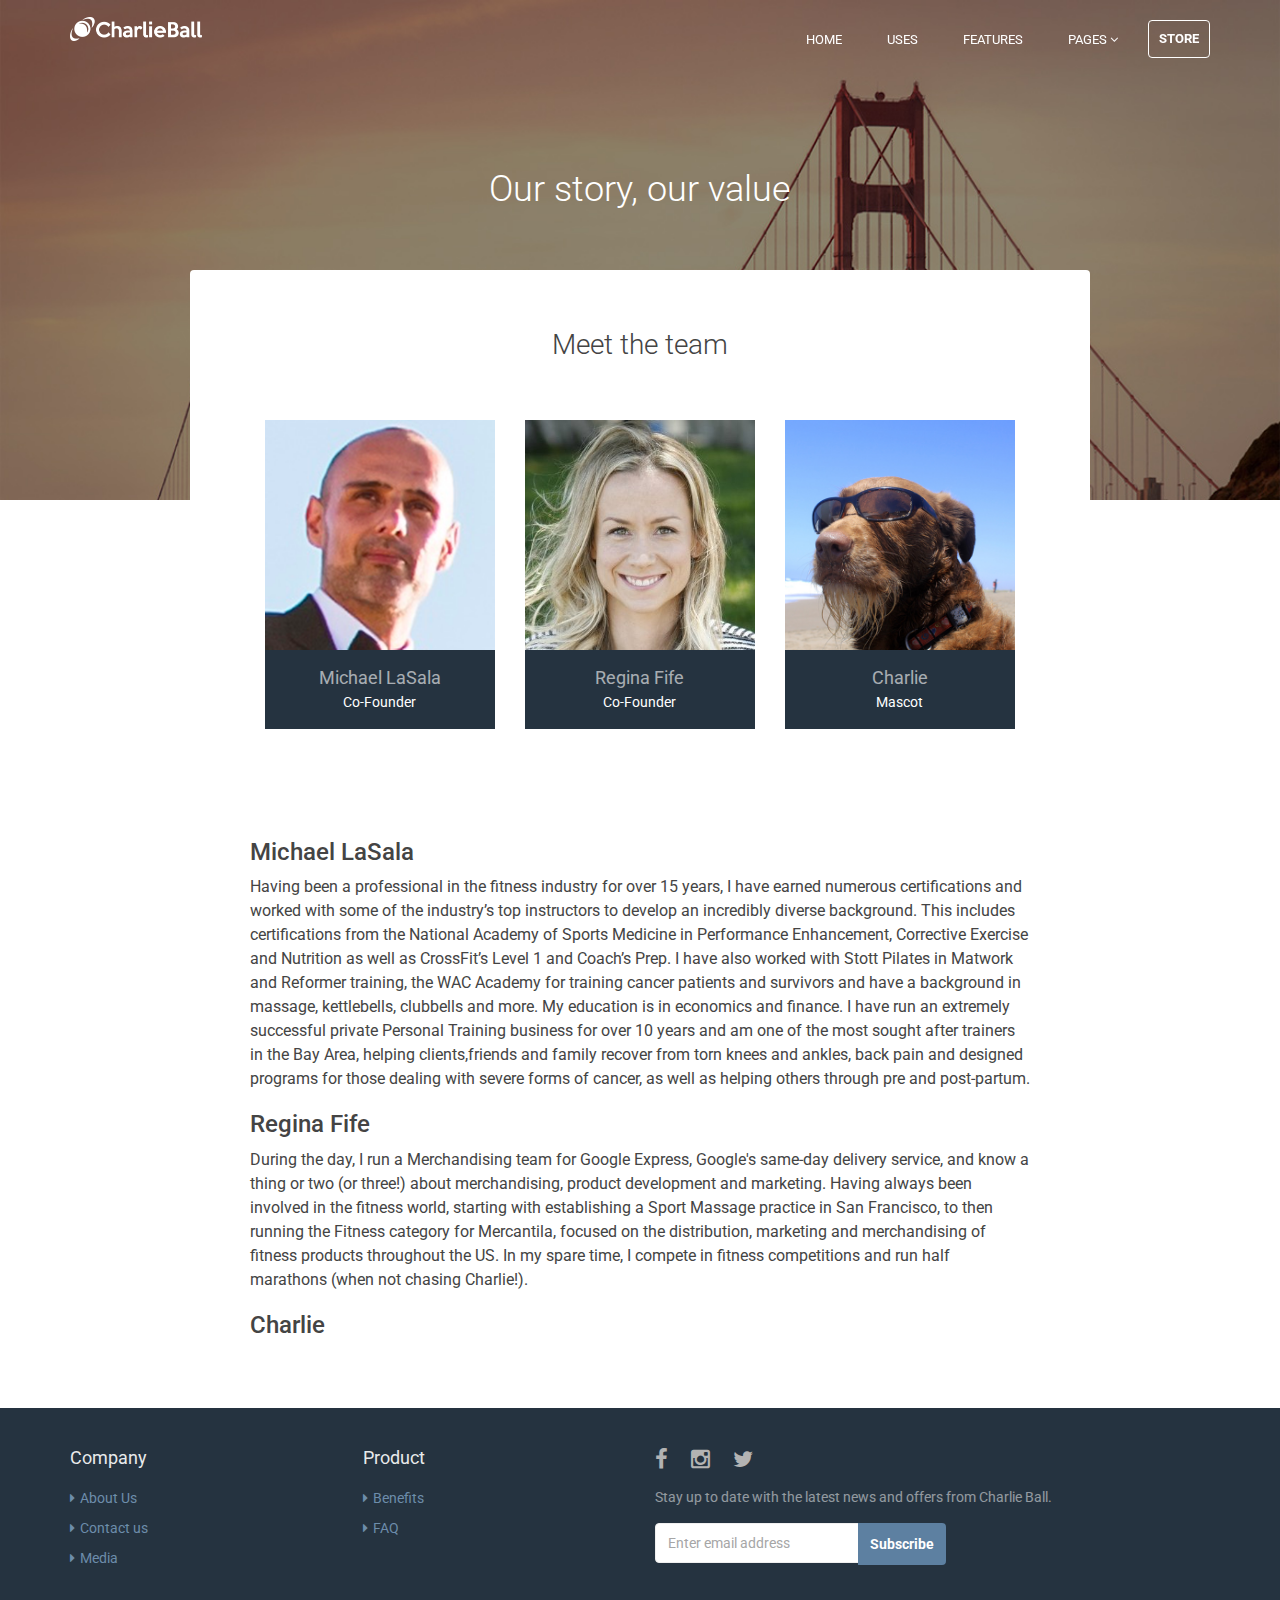
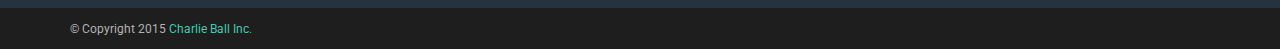
<file: about.html>
<!DOCTYPE html>
<!--[if IE 8]> <html lang="en" class="ie8"> <![endif]-->  
<!--[if IE 9]> <html lang="en" class="ie9"> <![endif]-->  
<!--[if !IE]><!--> <html lang="en"> <!--<![endif]-->  
<head>
  <title>Charlie Ball</title>
  <!-- Meta -->
  <meta charset="utf-8">
  <meta http-equiv="X-UA-Compatible" content="IE=edge">
  <meta name="viewport" content="width=device-width, initial-scale=1.0">
  <meta name="description" content="">
  <meta name="author" content="">    
  <link rel="shortcut icon" type="image/png" href="/img/favicon.png">
  <link href='http://fonts.googleapis.com/css?family=Roboto:400,400italic,500,500italic,700,700italic,900,900italic,300italic,300' rel='stylesheet' type='text/css'> 
  <link href='http://fonts.googleapis.com/css?family=Roboto+Slab:400,700,300,100' rel='stylesheet' type='text/css'>
  <!-- Global CSS -->
  <link rel="stylesheet" href="assets/plugins/bootstrap/css/bootstrap.min.css">   
  <!-- Plugins CSS -->    
  <link rel="stylesheet" href="assets/plugins/font-awesome/css/font-awesome.css">
  <link rel="stylesheet" href="assets/plugins/flexslider/flexslider.css">
  <!-- Theme CSS -->
  <link id="theme-style" rel="stylesheet" href="assets/css/styles-6.css">
  <link rel="stylesheet" href="assets/css/charlieball.css">
  <!-- HTML5 shim and Respond.js for IE8 support of HTML5 elements and media queries -->
  <!--[if lt IE 9]>
    <script src="https://oss.maxcdn.com/html5shiv/3.7.2/html5shiv.min.js"></script>
    <script src="https://oss.maxcdn.com/respond/1.4.2/respond.min.js"></script>
  <![endif]-->
  <script>
    (function(i,s,o,g,r,a,m){i['GoogleAnalyticsObject']=r;i[r]=i[r]||function(){
    (i[r].q=i[r].q||[]).push(arguments)},i[r].l=1*new Date();a=s.createElement(o),
    m=s.getElementsByTagName(o)[0];a.async=1;a.src=g;m.parentNode.insertBefore(a,m)
    })(window,document,'script','//www.google-analytics.com/analytics.js','ga');

    ga('create', 'UA-68696410-1', 'auto');
    ga('send', 'pageview');
  </script>
  <!-- Facebook Pixel Code -->
  <script>
  !function(f,b,e,v,n,t,s){if(f.fbq)return;n=f.fbq=function(){n.callMethod?
  n.callMethod.apply(n,arguments):n.queue.push(arguments)};if(!f._fbq)f._fbq=n;
  n.push=n;n.loaded=!0;n.version='2.0';n.queue=[];t=b.createElement(e);t.async=!0;
  t.src=v;s=b.getElementsByTagName(e)[0];s.parentNode.insertBefore(t,s)}(window,
  document,'script','//connect.facebook.net/en_US/fbevents.js');

  fbq('init', '681869865249812');
  fbq('track', "PageView");</script>
  <noscript><img height="1" width="1" style="display:none"
  src="https://www.facebook.com/tr?id=681869865249812&ev=PageView&noscript=1"
  /></noscript>
  <!-- End Facebook Pixel Code -->
</head> 

<body class="about-page">    
    <!-- ******HEADER****** --> 
    <header id="header" class="header navbar-fixed-top">  
        <div class="container">       
            <h1 class="logo">
                <a href="index.html">&nbsp;</a>
            </h1><!--//logo-->
            <nav class="main-nav navbar-right" role="navigation">
                <div class="navbar-header">
                    <button class="navbar-toggle" type="button" data-toggle="collapse" data-target="#navbar-collapse">
                        <span class="sr-only">Toggle navigation</span>
                        <span class="icon-bar"></span>
                        <span class="icon-bar"></span>
                        <span class="icon-bar"></span>
                    </button><!--//nav-toggle-->
                </div><!--//navbar-header-->
                <div id="navbar-collapse" class="navbar-collapse collapse">
                    <ul class="nav navbar-nav">
                        <li class="nav-item"><a href="/">Home</a></li>
                        <li class="nav-item"><a href="/#uses">Uses</a></li>
                        <li class="nav-item"><a href="/#features">Features</a></li>
                        <li class="nav-item dropdown">
                            <a class="dropdown-toggle" data-toggle="dropdown" data-hover="dropdown" data-delay="0" data-close-others="false" href="#">Pages <i class="fa fa-angle-down"></i></a>
                            <ul class="dropdown-menu">
                                <li><a href="/benefits.html"><i class="fa fa-caret-right"></i>&nbsp;Benefits</a></li>
                                <li><a href="/faq.html"><i class="fa fa-caret-right"></i>&nbsp;FAQ</a></li>
                                <li><a href="/media.html"><i class="fa fa-caret-right"></i>&nbsp;Media</a></li>
                            </ul>                            
                        </li>  
                        <li class="nav-item nav-item-cta last"><a class="btn btn-cta btn-cta-secondary" href="javascript:void(0);" data-toggle="modal" data-target="#modal-subscribe">Store</a></li>
                    </ul><!--//nav-->
                </div><!--//navabr-collapse-->
            </nav><!--//main-nav-->                     
        </div><!--//container-->
    </header><!--//header-->
    
    <div class="headline-bg about-headline-bg">
    </div><!--//headline-bg-->         
    
    <!-- ******Video Section****** --> 
    <section class="story-section section section-on-bg">
        <h2 class="title container text-center">Our story, our value</h2>
        <div class="story-container container text-center"> 
            <div class="story-container-inner" >                    
                
                <div class="team row">
                    <h3 class="title">Meet the team</h3>
                    <div class="member col-md-4 col-sm-6 col-xs-12">
                        <div class="member-inner">
                            <figure class="profile">
                                <img class="img-responsive" src="assets/images/team/member-1.png" alt=""/>
                                <figcaption class="info">
                                    <span class="name">Michael LaSala</span>
                                    <br />
                                    <span class="job-title">Co-Founder</span>
                                    
                                </figcaption>
                            </figure><!--//profile-->
                            <div class="social">
                                <!--<ul class="social-list list-inline">
                                    <li><a href="#"><i class="fa fa-linkedin"></i></a></li>
                                    <li><a href="#"><i class="fa fa-twitter"></i></a></li>
                                </ul><!--//social-list-->
                            </div><!--//social-->
                        </div><!--//member-inner-->
                    </div><!--//member-->
                    <div class="member col-md-4 col-sm-6 col-xs-12">
                        <div class="member-inner">
                            <figure class="profile">
                                <img class="img-responsive" src="assets/images/team/member-2.jpg" alt=""/>
                                <figcaption class="info"><span class="name">Regina Fife</span><br /><span class="job-title">Co-Founder</span></figcaption>
                            </figure><!--//profile-->
                            <div class="social">
                                <!--<ul class="social-list list-inline">
                                    <li><a href="#"><i class="fa fa-linkedin"></i></a></li>
                                    <li><a href="#"><i class="fa fa-twitter"></i></a></li>
                                </ul><!--//social-list-->
                            </div><!--//social-->
                        </div><!--//member-inner-->
                    </div><!--//member-->
                    <div class="member col-md-4 col-sm-6 col-xs-12">
                        <div class="member-inner">
                            <figure class="profile">
                                <img class="img-responsive" src="assets/images/team/member-3.jpg" alt=""/>
                                <figcaption class="info"><span class="name">Charlie</span><br /><span class="job-title">Mascot</span></figcaption>
                            </figure><!--//profile-->
                            <div class="social">
                                <!--<ul class="social-list list-inline">
                                    <li><a href="#"><i class="fa fa-linkedin"></i></a></li>
                                    <li><a href="#"><i class="fa fa-twitter"></i></a></li>
                                    <li><a href="#"><i class="fa fa-dribbble"></i></a></li>
                                </ul><!--//social-list-->
                            </div><!--//social-->
                        </div><!--//member-inner-->
                    </div><!--//member-->
                </div><!--//team-->
                <div class="about">
                    <h3>Michael LaSala</h3>
                    <p>Having been a professional in the fitness industry for over 15 years, I have earned numerous certifications and worked with some of the industry’s top instructors to develop an incredibly diverse background. This includes certifications from the National Academy of Sports Medicine in Performance Enhancement, Corrective Exercise and Nutrition as well as CrossFit’s Level 1 and Coach’s Prep. I have also worked with Stott Pilates in Matwork and Reformer training, the WAC Academy for training cancer patients and survivors and have a background in massage, kettlebells, clubbells and more. My education is in economics and finance. I have run an extremely successful private Personal Training business for over 10 years and am one of the most sought after trainers in the Bay Area, helping clients,friends and family recover from torn knees and ankles, back pain and designed programs for those dealing with severe forms of cancer, as well as helping others through pre and post-partum.</p>
                    <h3>Regina Fife</h3>
                    <p>During the day, I run a Merchandising team for Google Express, Google's same-day delivery service, and know a thing or two (or three!) about merchandising, product development and marketing. Having always been involved in the fitness world, starting with establishing a Sport Massage practice in San Francisco, to then running the Fitness category for Mercantila, focused on the distribution, marketing and merchandising of fitness products throughout the US. In my spare time, I compete in fitness competitions and run half marathons (when not chasing Charlie!).</p>
                    <h3>Charlie</h3>
                </div><!--//about-->
            </div><!--//story-container--> 
        </div><!--//container-->
    </section><!--//story-video-->
    
    <!-- ******FOOTER****** --> 
    <footer class="footer">
        <div class="footer-content">
            <div class="container">
                <div class="row">                    
                    <div class="footer-col links col-md-3 col-sm-4 col-xs-6">
                        <div class="footer-col-inner">
                            <h3 class="title">Company</h3>
                            <ul class="list-unstyled">
                                <li><a href="/about.html"><i class="fa fa-caret-right"></i>About Us</a></li>
                                
                                <li><a href="mailto:thecharlieball@gmail.com"><i class="fa fa-caret-right"></i>Contact us</a></li>
                                <li><a href="/media.html"><i class="fa fa-caret-right"></i>Media</a></li>
                            </ul>
                        </div><!--//footer-col-inner-->
                    </div><!--//foooter-col-->    
                    <div class="footer-col links col-md-3 col-sm-4 col-xs-6">
                        <div class="footer-col-inner">
                            <h3 class="title">Product</h3>
                            <ul class="list-unstyled">
                                <li><a href="/benefits.html"><i class="fa fa-caret-right"></i>Benefits</a></li>
                                <li><a href="/faq.html"><i class="fa fa-caret-right"></i>FAQ</a></li>
                            </ul>
                        </div><!--//footer-col-inner-->
                    </div><!--//foooter-col-->
                    <div class="footer-col connect col-md-6 col-sm-12 col-xs-12">
                        <div class="footer-col-inner">
                            <ul class="social list-inline">
                              <li><a href="https://www.facebook.com/thecharlieball"><i class="fa fa-facebook"></i></a></li>
                                <li><a href="https://instagram.com/thecharlieball" target="_blank"><i class="fa fa-instagram"></i></a></li>
<li><a href="https://twitter.com/the_charlieball" target="_blank"><i class="fa fa-twitter"></i></a></li>        
                            </ul>
                            <div class="form-container">
                                <p class="intro">Stay up to date with the latest news and offers from Charlie Ball.</p>
                                <form class="form-inline" action="//thecharlieball.us12.list-manage.com/subscribe/post?u=65725b3a6569ab2cef1cd471e&amp;id=3945dfedd4" method="post" id="mc-embedded-subscribe-form" name="mc-embedded-subscribe-form" class="validate" target="_blank" novalidate>
                                    <div class="form-group">
                                      <div class="input-group">
                                        <input type="email" required class="form-control" value="" name="EMAIL" class="form-control" placeholder="Enter email address" id="mce-EMAIL">
                                        <span class="input-group-btn">
                                          <button type="submit" class="btn btn-cta btn-cta-primary">Subscribe</button>
                                        </span>
                                      </div>
                                    </div>   
                                </form>
                            </div><!--//subscription-form-->
                        </div><!--//footer-col-inner-->
                    </div><!--//foooter-col-->
                    <div class="clearfix"></div> 
                </div><!--//row-->
            </div><!--//container-->
        </div><!--//footer-content-->
        <div class="bottom-bar">
            <div class="container">
                <small class="copyright">&copy; Copyright 2015 <a>Charlie Ball Inc.</a></small>                
            </div><!--//container-->
        </div><!--//bottom-bar-->
    </footer><!--//footer-->
    
 
    <div class="modal fade" id="modal-subscribe">
      <div class="modal-dialog">
        <div class="modal-content">
          <div class="modal-header">
            <button type="button" class="close" data-dismiss="modal" aria-label="Close"><span aria-hidden="true">&times;</span></button>
            <h4 class="modal-title">The Charlie Ball is not ready yet&hellip;</h4>
          </div>
          <div class="modal-body">
            <p>Leave us your email address and we&rsquo;ll let you know when the Charlie Ball is available.</p>
            <div class="form-container">
                <form class="form-inline" action="//thecharlieball.us12.list-manage.com/subscribe/post?u=65725b3a6569ab2cef1cd471e&amp;id=3945dfedd4" method="post" id="mc-embedded-subscribe-form" name="mc-embedded-subscribe-form" class="validate" target="_blank" novalidate>
                    <div class="form-group">
                      <input type="email" required class="form-control" value="" name="EMAIL" class="form-control" placeholder="Enter email address" id="mce-EMAIL">
                    </div>   
                    <div class="form-group"><button type="submit" class="btn btn-cta btn-cta-primary">Subscribe</button></div>
                </form>
            </div><!--//subscription-form-->
          </div>
        </div><!-- /.modal-content -->
      </div><!-- /.modal-dialog -->
    </div><!-- /.modal -->
 
    <!-- Javascript -->          
    <script type="text/javascript" src="assets/plugins/jquery-1.11.2.min.js"></script>
    <script type="text/javascript" src="assets/plugins/jquery-migrate-1.2.1.min.js"></script>
    <script type="text/javascript" src="assets/plugins/bootstrap/js/bootstrap.min.js"></script> 
    <script type="text/javascript" src="assets/plugins/bootstrap-hover-dropdown.min.js"></script>
    <script type="text/javascript" src="assets/plugins/back-to-top.js"></script>
    <script type="text/javascript" src="assets/plugins/jquery-placeholder/jquery.placeholder.js"></script>
    <script type="text/javascript" src="assets/plugins/FitVids/jquery.fitvids.js"></script>
    <script type="text/javascript" src="assets/plugins/flexslider/jquery.flexslider-min.js"></script>     
    <script type="text/javascript" src="assets/js/main.js"></script>
    
</body>
</html>
</file>
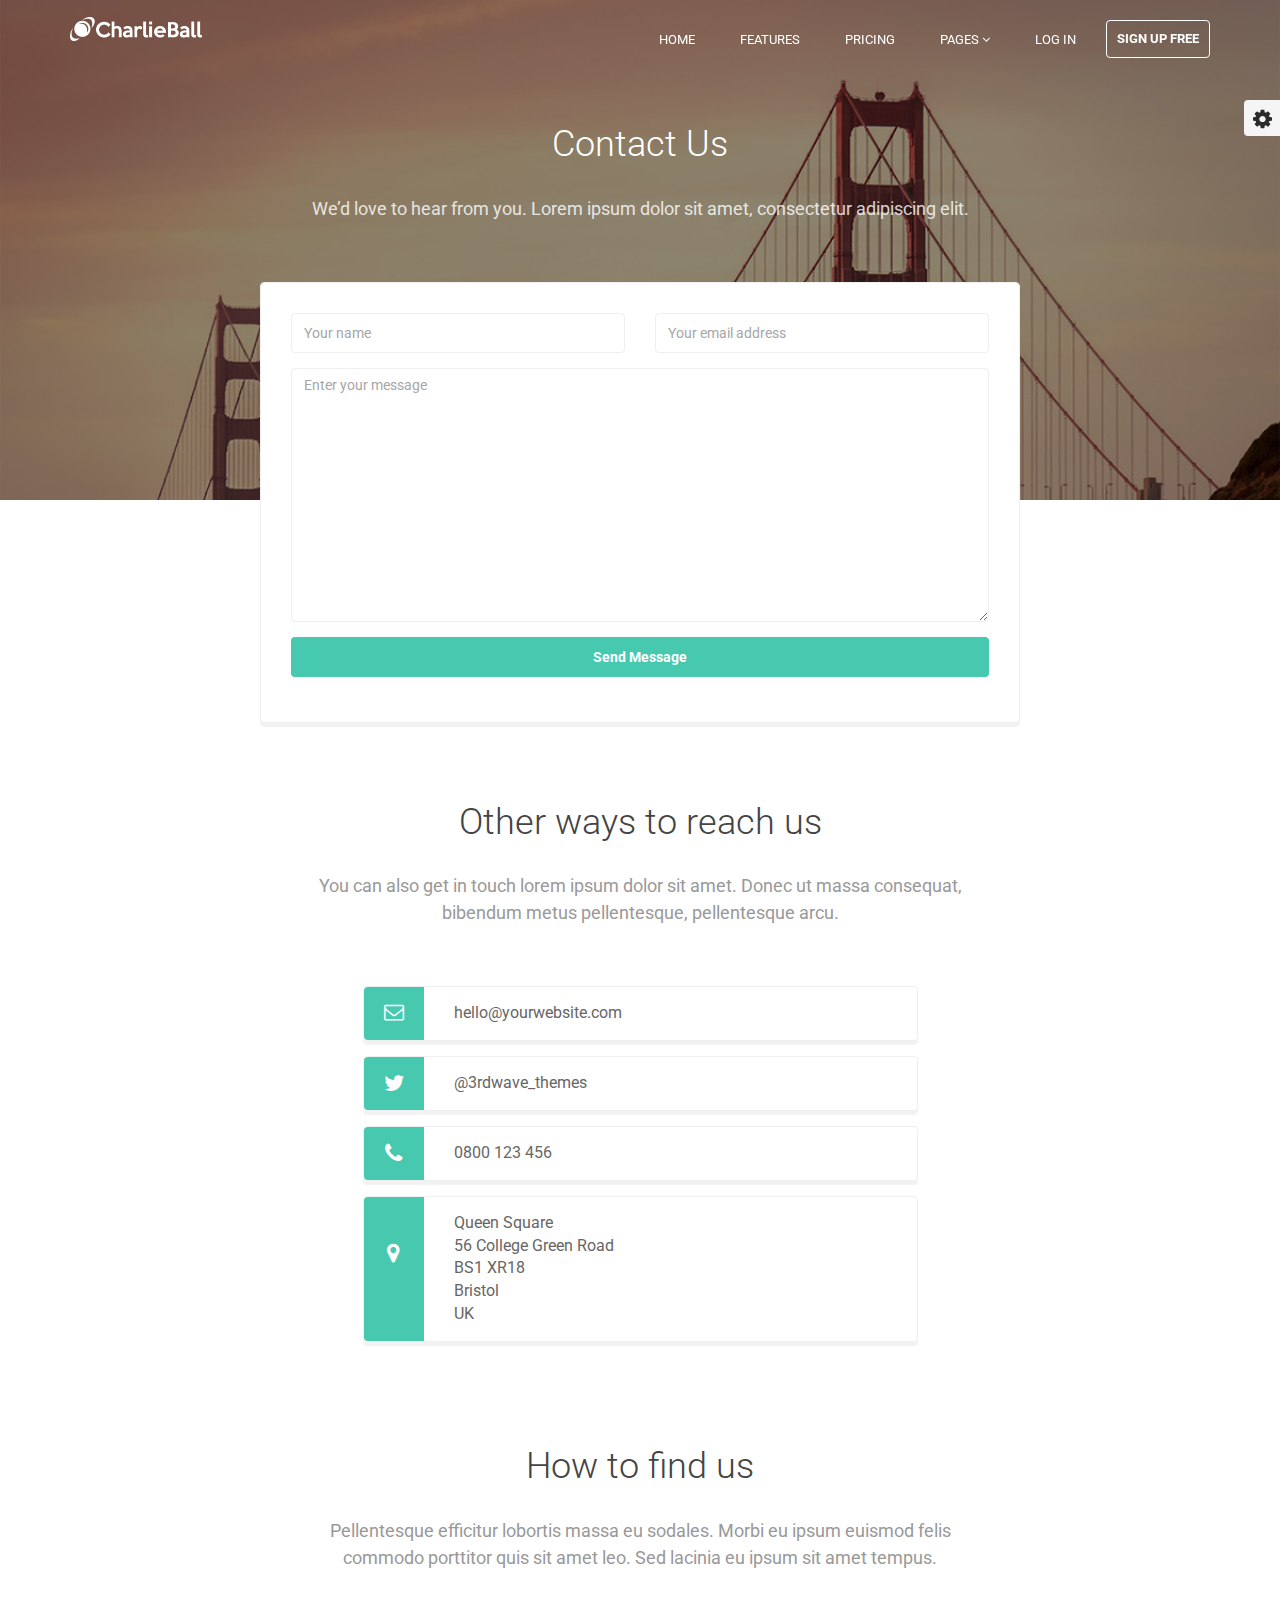
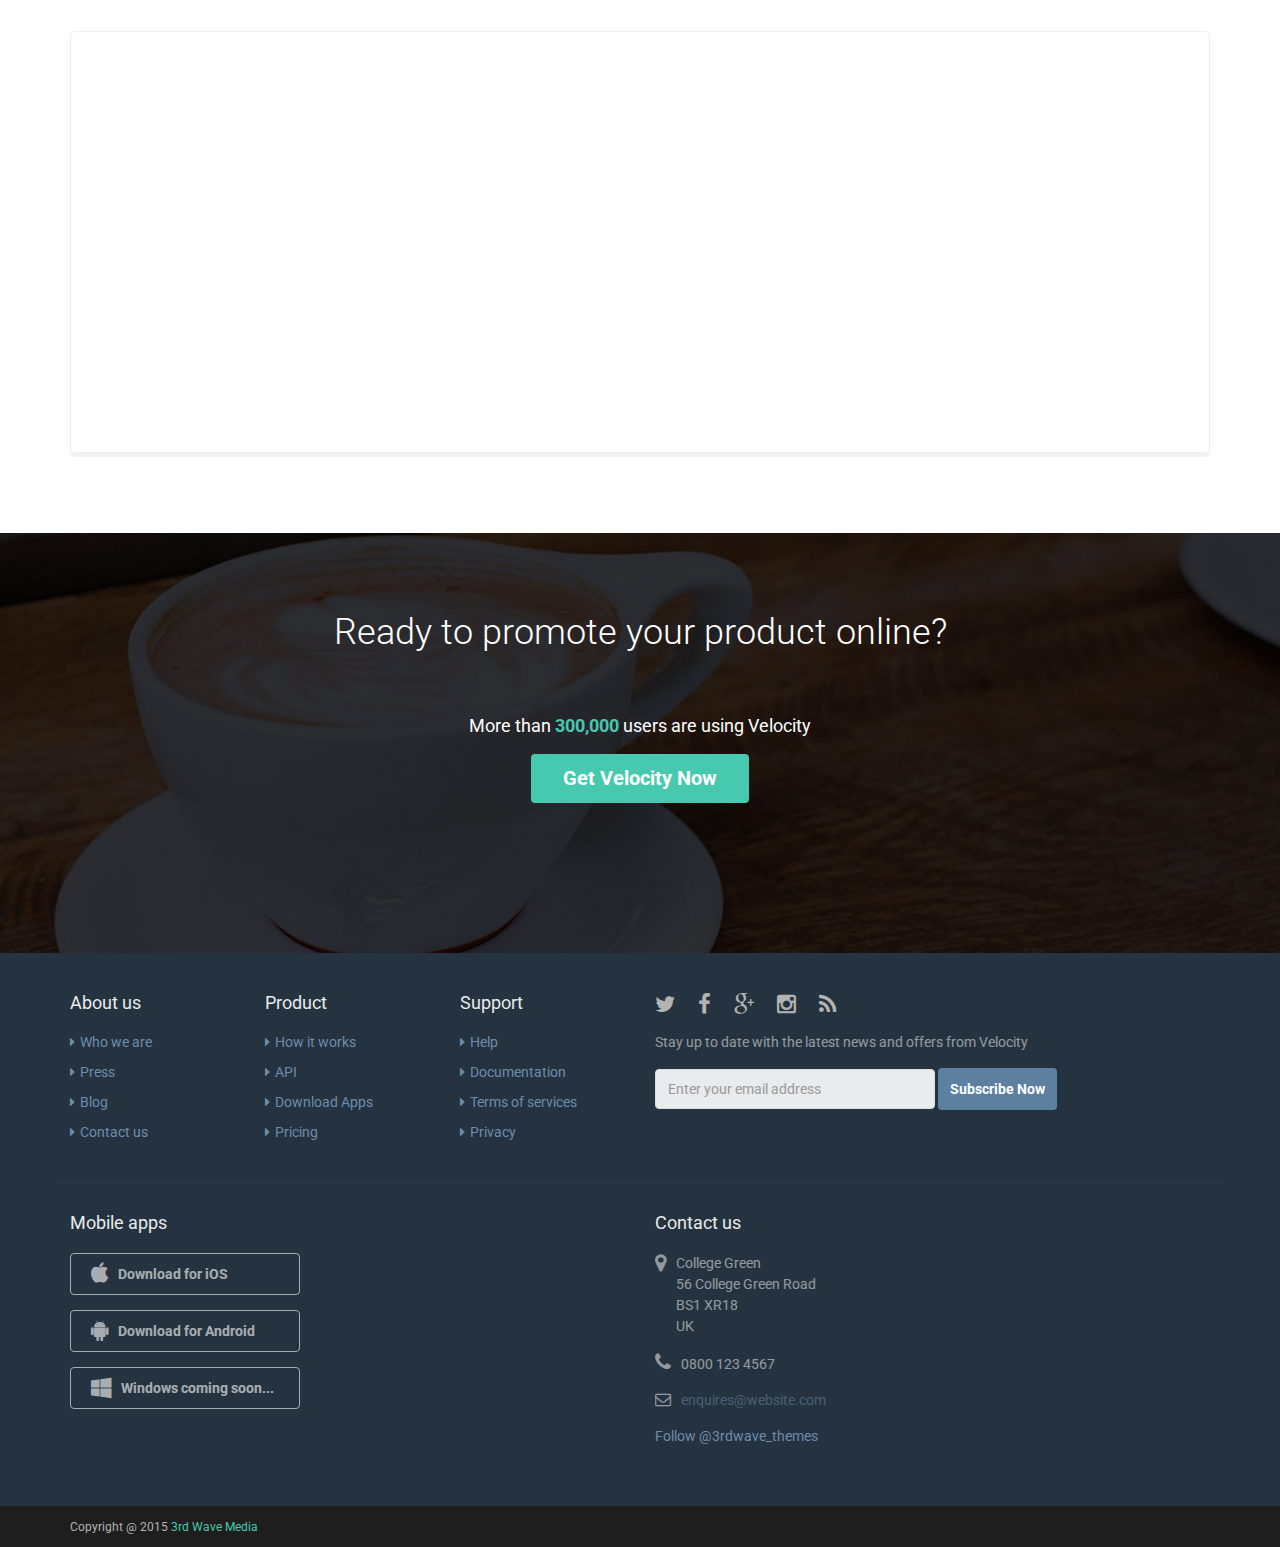
<file: contact.html>
<!DOCTYPE html>
<!--[if IE 8]> <html lang="en" class="ie8"> <![endif]-->  
<!--[if IE 9]> <html lang="en" class="ie9"> <![endif]-->  
<!--[if !IE]><!--> <html lang="en"> <!--<![endif]-->  
<head>
    <title>Responsive website template for products</title>
    <!-- Meta -->
    <meta charset="utf-8">
    <meta http-equiv="X-UA-Compatible" content="IE=edge">
    <meta name="viewport" content="width=device-width, initial-scale=1.0">
    <meta name="description" content="">
    <meta name="author" content="">    
    <link rel="shortcut icon" href="favicon.ico">  
    <link href='http://fonts.googleapis.com/css?family=Roboto:400,400italic,500,500italic,700,700italic,900,900italic,300italic,300' rel='stylesheet' type='text/css'> 
    <link href='http://fonts.googleapis.com/css?family=Roboto+Slab:400,700,300,100' rel='stylesheet' type='text/css'>
    <!-- Global CSS -->
    <link rel="stylesheet" href="assets/plugins/bootstrap/css/bootstrap.min.css">   
    <!-- Plugins CSS -->    
    <link rel="stylesheet" href="assets/plugins/font-awesome/css/font-awesome.css">
    <link rel="stylesheet" href="assets/plugins/flexslider/flexslider.css">
    <!-- Theme CSS -->
    <link id="theme-style" rel="stylesheet" href="assets/css/styles-6.css">
    <link rel="stylesheet" href="assets/css/charlieball.css">
    <!-- HTML5 shim and Respond.js for IE8 support of HTML5 elements and media queries -->
    <!--[if lt IE 9]>
      <script src="https://oss.maxcdn.com/html5shiv/3.7.2/html5shiv.min.js"></script>
      <script src="https://oss.maxcdn.com/respond/1.4.2/respond.min.js"></script>
    <![endif]-->
</head> 

<body class="contact-page">
    <div class="wrapper">
        <!-- ******HEADER****** --> 
        <header id="header" class="header navbar-fixed-top">  
            <div class="container">       
                <h1 class="logo">
                    <a href="index.html">&nbsp;</a>
                </h1><!--//logo-->
                <nav class="main-nav navbar-right" role="navigation">
                    <div class="navbar-header">
                        <button class="navbar-toggle" type="button" data-toggle="collapse" data-target="#navbar-collapse">
                            <span class="sr-only">Toggle navigation</span>
                            <span class="icon-bar"></span>
                            <span class="icon-bar"></span>
                            <span class="icon-bar"></span>
                        </button><!--//nav-toggle-->
                    </div><!--//navbar-header-->
                    <div id="navbar-collapse" class="navbar-collapse collapse">
                        <ul class="nav navbar-nav">
                            <li class="nav-item"><a href="index.html">Home</a></li>
                            <li class="nav-item"><a href="features.html">Features</a></li>
                            <li class="nav-item"><a href="pricing.html">Pricing</a></li>
                            <li class="nav-item dropdown">
                                <a class="dropdown-toggle" data-toggle="dropdown" data-hover="dropdown" data-delay="0" data-close-others="false" href="#">Pages <i class="fa fa-angle-down"></i></a>
                                <ul class="dropdown-menu">
                                    <li><a href="download.html">Download Apps</a></li>
                                <li><a href="blog.html">Blog</a></li>
                                <li><a href="blog-single.html">Blog Single</a></li>
                                <li><a href="blog-category.html">Blog Category</a></li>
                                <li><a href="blog-archive.html">Blog Archive</a></li>
                                <li><a href="about.html">About Us</a></li>
                                <li><a href="contact.html">Contact</a></li>                 
                                </ul>                            
                            </li><!--//dropdown-->                        
                            <li class="nav-item"><a href="login.html">Log in</a></li>
                            <li class="nav-item nav-item-cta last"><a class="btn btn-cta btn-cta-secondary" href="signup.html">Sign Up Free</a></li>
                        </ul><!--//nav-->
                    </div><!--//navabr-collapse-->
                </nav><!--//main-nav-->                     
            </div><!--//container-->
        </header><!--//header-->
        
        <div class="headline-bg contact-headline-bg">
        </div><!--//headline-bg-->

        
        <!-- ******Contact Section****** --> 
        <section class="contact-section section section-on-bg">
            <div class="container">
                <h2 class="title text-center">Contact Us</h2>
                <p class="intro text-center">We’d love to hear from you. Lorem ipsum dolor sit amet, consectetur adipiscing elit.</p>
                <form id="contact-form" class="contact-form" method="post" action="">                    
                    <div class="row text-center">
                        <div class="contact-form-inner col-md-8 col-sm-12 col-xs-12 col-md-offset-2 col-sm-offset-0 xs-offset-0">
                            <div class="row">                                                           
                                
                                <div class="col-md-6 col-sm-6 col-xs-12 form-group">
                                    <label class="sr-only" for="cname">Your name</label>
                                    <input type="text" class="form-control" id="cname" name="name" placeholder="Your name" minlength="2" required>
                                </div>                    
                                <div class="col-md-6 col-sm-6 col-xs-12 form-group">
                                    <label class="sr-only" for="cemail">Email address</label>
                                    <input type="email" class="form-control" id="cemail" name="email" placeholder="Your email address" required>
                                </div>
                                <div class="col-md-12 col-sm-12 col-xs-12 form-group">
                                    <label class="sr-only" for="cmessage">Your message</label>
                                    <textarea class="form-control" id="cmessage" name="message" placeholder="Enter your message" rows="12" required></textarea>
                                </div>
                                 <div class="col-md-12 col-sm-12 col-xs-12 form-group">
                                    <button type="submit" class="btn btn-block btn-cta btn-cta-primary">Send Message</button>
                                </div>                           
                            </div><!--//row-->
                        </div>
                    </div><!--//row-->
                    <div id="form-messages"></div>
                </form><!--//contact-form-->
            </div><!--//container-->
        </section><!--//contact-section-->
        
        <!-- ******Other Contact Section****** --> 
        <section class="contact-other-section section">
            <div class="container text-center">
                <h2 class="title">Other ways to reach us</h2>
                <p class="intro">You can also get in touch lorem ipsum dolor sit amet. Donec ut massa consequat, bibendum metus pellentesque, pellentesque arcu. </p>
                <div class="row">
                    <ul class="other-info list-unstyled col-md-6 col-sm-10 col-xs-12 col-md-offset-3 col-sm-offset-1 xs-offset-0" >
                        <li><i class="fa fa-envelope-o"></i><a href="#">hello@yourwebsite.com</a></li>
                        <li><i class="fa fa-twitter"></i><a href="https://twitter.com/3rdwave_media" target="_blank">@3rdwave_themes</a></li>
                        <li><i class="fa fa-phone"></i><a href="tel:+0800123456">0800 123 456</a></li>
                        <li><i class="fa fa-map-marker"></i>Queen Square <br /> 56 College Green Road<br />BS1 XR18<br />Bristol<br />UK</li>
                    </ul>
                </div><!--//row-->
            </div><!--//container-->
        </section><!--//contact-other-section-->
        
        <!-- ******Map Section****** --> 
        <section class="map-section section">
            <div class="container text-center">
                <h2 class="title">How to find us</h2>
                <p class="intro">Pellentesque efficitur lobortis massa eu sodales. Morbi eu ipsum euismod felis commodo porttitor quis sit amet leo. Sed lacinia eu ipsum sit amet tempus.</p>
                <div class="gmap-wrapper">
                    <div class="gmap" id="map"></div><!--//map-->
                </div><!--//gmap-wrapper-->
            </div><!--//container-->
        </section><!--//map-section-->
        
        <!-- ******CTA Section****** -->
        <section id="cta-section" class="section cta-section text-center contact-cta-section">
            <div class="container">
               <h2 class="title">Ready to promote your product online?</h2>
               <p class="intro">More than <span class="counting">300,000</span> users are using Velocity</p>
               <p><a class="btn btn-cta btn-cta-primary" href="https://wrapbootstrap.com/theme/velocity-designed-for-products-WB0N38R04" target="_blank">Get Velocity Now</a></p>
            </div><!--//container-->
        </section><!--//cta-section-->

    </div><!--//wrapper-->
    
    <!-- ******FOOTER****** --> 
    <footer class="footer">
        <div class="footer-content">
            <div class="container">
                <div class="row">                    
                    <div class="footer-col links col-md-2 col-sm-4 col-xs-12">
                        <div class="footer-col-inner">
                            <h3 class="title">About us</h3>
                            <ul class="list-unstyled">
                                <li><a href="#"><i class="fa fa-caret-right"></i>Who we are</a></li>
                                <li><a href="#"><i class="fa fa-caret-right"></i>Press</a></li>
                                <li><a href="#"><i class="fa fa-caret-right"></i>Blog</a></li>
                                
                                <li><a href="mailto:thecharlieball@gmail.com"><i class="fa fa-caret-right"></i>Contact us</a></li>
                            </ul>
                        </div><!--//footer-col-inner-->
                    </div><!--//foooter-col-->    
                    <div class="footer-col links col-md-2 col-sm-4 col-xs-12">
                        <div class="footer-col-inner">
                            <h3 class="title">Product</h3>
                            <ul class="list-unstyled">
                                <li><a href="#"><i class="fa fa-caret-right"></i>How it works</a></li>
                                <li><a href="#"><i class="fa fa-caret-right"></i>API</a></li>
                                <li><a href="#"><i class="fa fa-caret-right"></i>Download Apps</a></li>
                                <li><a href="#"><i class="fa fa-caret-right"></i>Pricing</a></li>
                            </ul>
                        </div><!--//footer-col-inner-->
                    </div><!--//foooter-col-->              
                    <div class="footer-col links col-md-2 col-sm-4 col-xs-12 sm-break">
                        <div class="footer-col-inner">
                            <h3 class="title">Support</h3>
                            <ul class="list-unstyled">
                                <li><a href="#"><i class="fa fa-caret-right"></i>Help</a></li>
                                <li><a href="#"><i class="fa fa-caret-right"></i>Documentation</a></li>
                                <li><a href="#"><i class="fa fa-caret-right"></i>Terms of services</a></li>
                                <li><a href="#"><i class="fa fa-caret-right"></i>Privacy</a></li>
                            </ul>
                        </div><!--//footer-col-inner-->            
                    </div><!--//foooter-col-->   
                    <div class="footer-col connect col-md-6 col-sm-12 col-xs-12">
                        <div class="footer-col-inner">
                            <ul class="social list-inline">
                                <li><a href="https://twitter.com/3rdwave_themes" target="_blank"><i class="fa fa-twitter"></i></a></li>
                                <li><a href="#"><i class="fa fa-facebook"></i></a></li>
                                <li><a href="#"><i class="fa fa-google-plus"></i></a></li>
                                <li><a href="#"><i class="fa fa-instagram"></i></a></li>        
                                <li class="row-end"><a href="#"><i class="fa fa-rss"></i></a></li>             
                            </ul>
                            <div class="form-container">
                                <p class="intro">Stay up to date with the latest news and offers from Velocity</p>
                                <form class="signup-form navbar-form">
                                    <div class="form-group">
                                        <input type="text" class="form-control" placeholder="Enter your email address">
                                    </div>   
                                    <button type="submit" class="btn btn-cta btn-cta-primary">Subscribe Now</button>                                 
                                </form>                               
                            </div><!--//subscription-form-->
                        </div><!--//footer-col-inner-->
                    </div><!--//foooter-col-->
                    <div class="clearfix"></div> 
                </div><!--//row-->
                <div class="row has-divider">
                    <div class="footer-col download col-md-6 col-sm-12 col-xs-12">
                        <div class="footer-col-inner">
                            <h3 class="title">Mobile apps</h3>
                            <ul class="list-unstyled download-list">
                                <li><a class="btn btn-ghost" href="#"><i class="fa fa-apple"></i><span class="text">Download for iOS</span> </a></li>
                                <li><a class="btn btn-ghost" href="#"><i class="fa fa-android"></i><span class="text">Download for Android</span></a></li>
                                <li><a class="btn btn-ghost" href="#"><i class="fa fa-windows"></i><span class="text">Windows coming soon...</span></a></li>
                            </ul>
                        </div><!--//footer-col-inner-->
                    </div><!--//download-->
                    <div class="footer-col contact col-md-6 col-sm-12 col-xs-12">
                        <div class="footer-col-inner">
                            <h3 class="title">Contact us</h3>                          
                            <p class="adr clearfix">
                                <i class="fa fa-map-marker pull-left"></i>        
                                <span class="adr-group pull-left">       
                                    <span class="street-address">College Green</span><br>
                                    <span class="region">56 College Green Road</span><br>
                                    <span class="postal-code">BS1 XR18</span><br>
                                    <span class="country-name">UK</span>
                                </span>
                            </p>
                            <p class="tel"><i class="fa fa-phone"></i>0800 123 4567</p>
                            <p class="email"><i class="fa fa-envelope-o"></i><a href="#">enquires@website.com</a></p> 
                            <a href="https://twitter.com/3rdwave_themes" class="twitter-follow-button" data-show-count="false">Follow @3rdwave_themes</a>
<script>!function(d,s,id){var js,fjs=d.getElementsByTagName(s)[0],p=/^http:/.test(d.location)?'http':'https';if(!d.getElementById(id)){js=d.createElement(s);js.id=id;js.src=p+'://platform.twitter.com/widgets.js';fjs.parentNode.insertBefore(js,fjs);}}(document, 'script', 'twitter-wjs');</script>                        
                        </div><!--//footer-col-inner-->
                    </div><!--//contact-->
                </div>
            </div><!--//container-->
        </div><!--//footer-content-->
        <div class="bottom-bar">
            <div class="container">
                <small class="copyright">Copyright @ 2015 <a href="http://themes.3rdwavemedia.com/" target="_blank">3rd Wave Media</a></small>                
            </div><!--//container-->
        </div><!--//bottom-bar-->
    </footer><!--//footer-->
    
    <!-- *****CONFIGURE STYLE****** -->  
    <div class="config-wrapper">
        <div class="config-wrapper-inner">
            <a id="config-trigger" class="config-trigger" href="#"><i class="fa fa-cog"></i></a>
            <div id="config-panel" class="config-panel">
                <h5>Choose Colour</h5>
                <ul id="color-options" class="list-unstyled list-inline">
                    <li class="theme-1 active" ><a data-style="assets/css/styles.css" href="#"></a></li>
                    <li class="theme-2"><a data-style="assets/css/styles-2.css" href="#"></a></li>
                    <li class="theme-3"><a data-style="assets/css/styles-3.css" href="#"></a></li>
                    <li class="theme-4"><a data-style="assets/css/styles-4.css" href="#"></a></li>                   
                    <li class="theme-5"><a data-style="assets/css/styles-5.css" href="#"></a></li>                     
                    <li class="theme-6"><a data-style="assets/css/styles-6.css" href="#"></a></li>
                    <li class="theme-7"><a data-style="assets/css/styles-7.css" href="#"></a></li>
                    <li class="theme-8"><a data-style="assets/css/styles-8.css" href="#"></a></li>                    
                    <li class="theme-9"><a data-style="assets/css/styles-9.css" href="#"></a></li>
                    <li class="theme-10"><a data-style="assets/css/styles-10.css" href="#"></a></li>
                </ul><!--//color-options-->
                <a id="config-close" class="close" href="#"><i class="fa fa-times-circle"></i></a>
            </div><!--//configure-panel-->
        </div><!--//config-wrapper-inner-->
    </div><!--//config-wrapper-->
 
    <!-- Javascript -->          
    <script type="text/javascript" src="assets/plugins/jquery-1.11.2.min.js"></script>
    <script type="text/javascript" src="assets/plugins/jquery-migrate-1.2.1.min.js"></script>
    <script type="text/javascript" src="assets/plugins/bootstrap/js/bootstrap.min.js"></script> 
    <script type="text/javascript" src="assets/plugins/bootstrap-hover-dropdown.min.js"></script>
    <script type="text/javascript" src="assets/plugins/back-to-top.js"></script>
    <script type="text/javascript" src="assets/plugins/jquery-placeholder/jquery.placeholder.js"></script>
    <script type="text/javascript" src="assets/plugins/FitVids/jquery.fitvids.js"></script>
    <script type="text/javascript" src="assets/plugins/flexslider/jquery.flexslider-min.js"></script> 
    
    <!-- contact page specific js starts -->
    <script type="text/javascript" src="assets/plugins/jquery.validate.min.js"></script>       
    <script type="text/javascript" src="http://maps.google.com/maps/api/js?sensor=true"></script> 
    <script type="text/javascript" src="assets/plugins/gmaps/gmaps.js"></script> 
    <script type="text/javascript" src="assets/js/contact.js"></script>  
    <script type="text/javascript" src="assets/js/map.js"></script>
    <!-- contact page specific js ends-->  
      
    <script type="text/javascript" src="assets/js/main.js"></script>
    
            
</body>
</html>
</file>
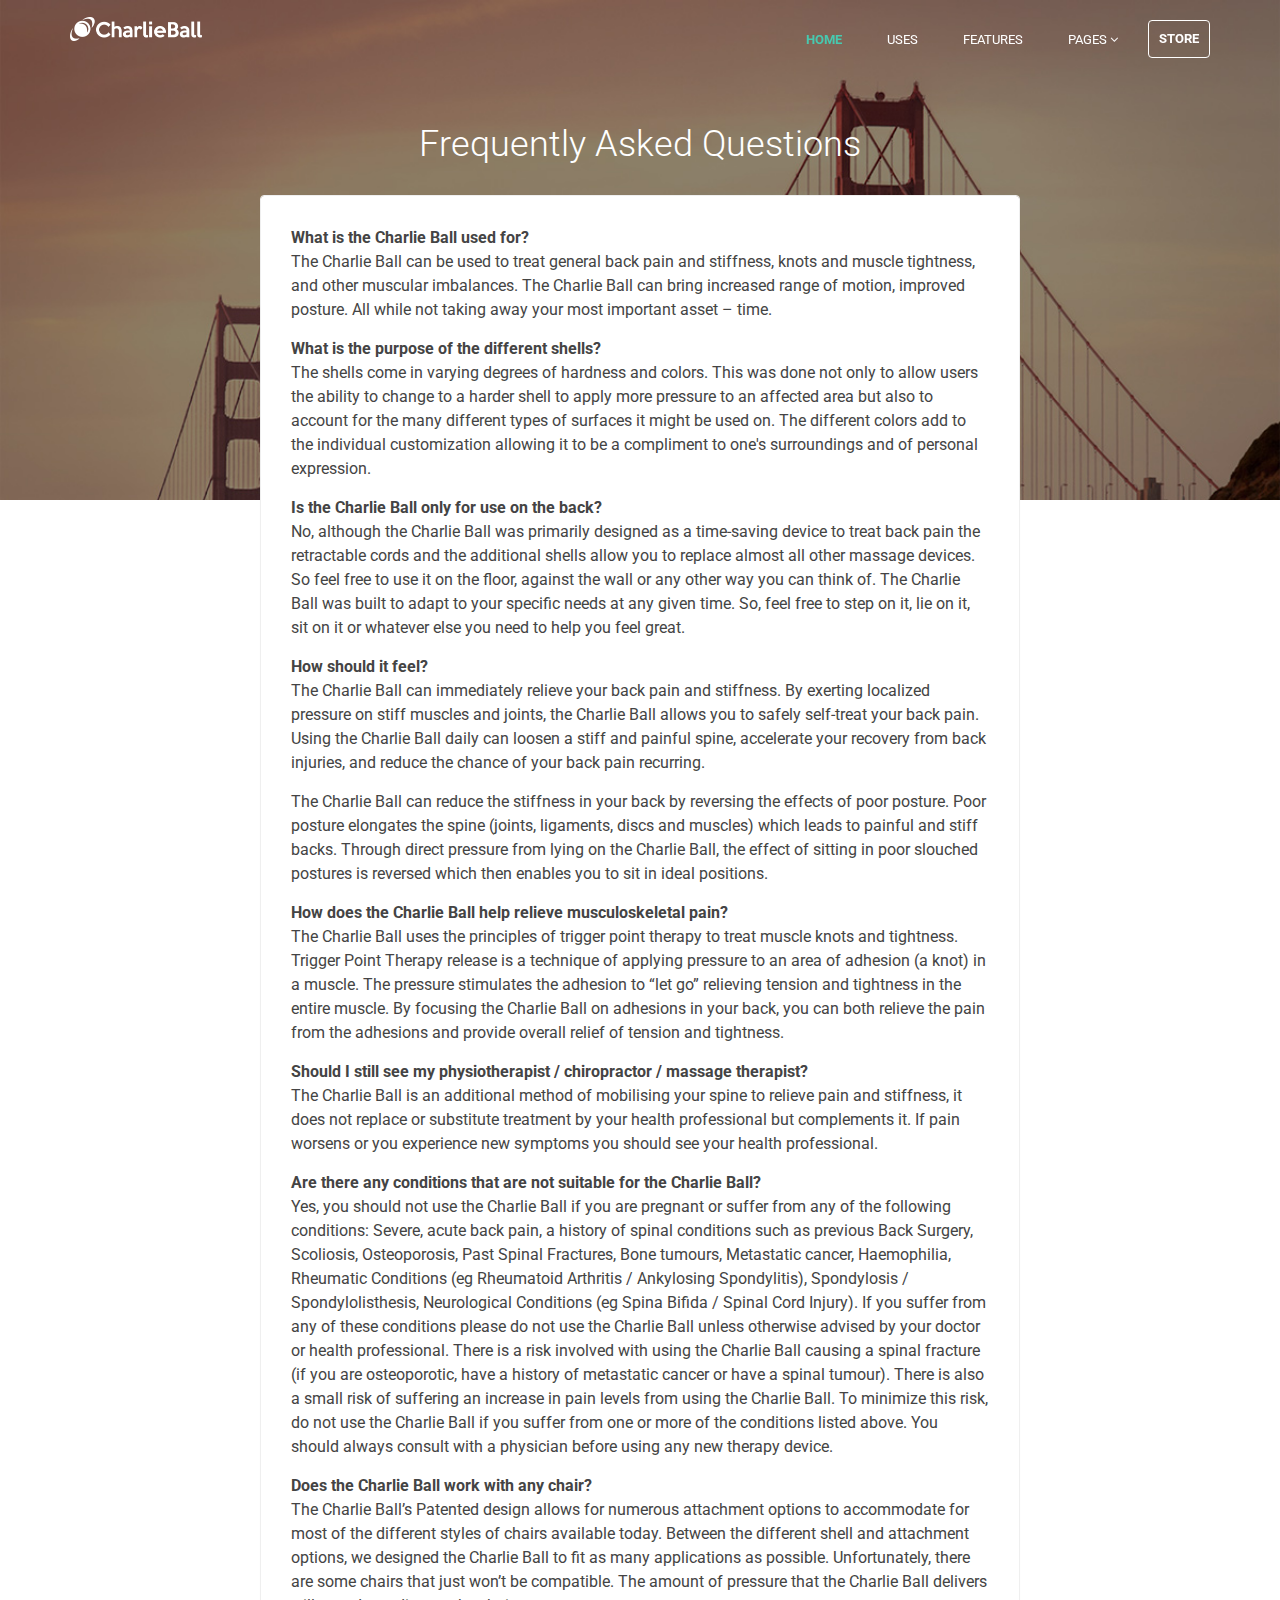
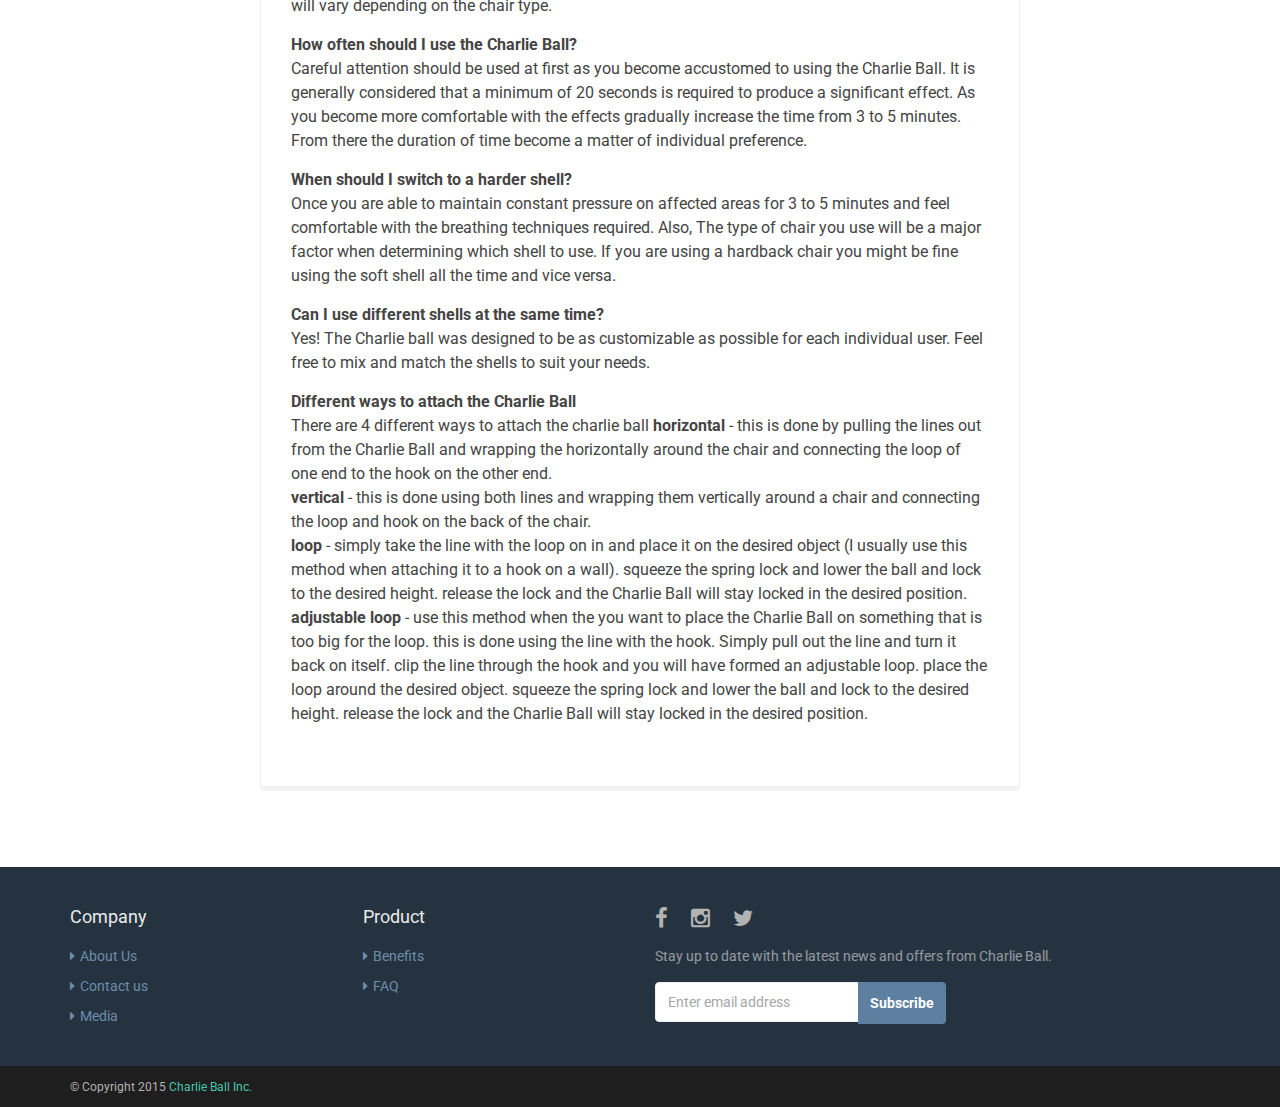
<file: faq.html>
<!DOCTYPE html>
<!--[if IE 8]> <html lang="en" class="ie8"> <![endif]-->  
<!--[if IE 9]> <html lang="en" class="ie9"> <![endif]-->  
<!--[if !IE]><!--> <html lang="en"> <!--<![endif]-->  
<head>
    <title>Charlie Ball</title>
    <!-- Meta -->
    <meta charset="utf-8">
    <meta http-equiv="X-UA-Compatible" content="IE=edge">
    <meta name="viewport" content="width=device-width, initial-scale=1.0">
    <meta name="description" content="">
    <meta name="author" content="">    
    <link rel="shortcut icon" type="image/png" href="/img/favicon.png">
    <link href='http://fonts.googleapis.com/css?family=Roboto:400,400italic,500,500italic,700,700italic,900,900italic,300italic,300' rel='stylesheet' type='text/css'> 
    <link href='http://fonts.googleapis.com/css?family=Roboto+Slab:400,700,300,100' rel='stylesheet' type='text/css'>
    <!-- Global CSS -->
    <link rel="stylesheet" href="assets/plugins/bootstrap/css/bootstrap.min.css">   
    <!-- Plugins CSS -->    
    <link rel="stylesheet" href="assets/plugins/font-awesome/css/font-awesome.css">
    <link rel="stylesheet" href="assets/plugins/flexslider/flexslider.css">
    <!-- Theme CSS -->
    <link id="theme-style" rel="stylesheet" href="assets/css/styles-6.css">
    <link rel="stylesheet" href="assets/css/charlieball.css">
    <!-- HTML5 shim and Respond.js for IE8 support of HTML5 elements and media queries -->
    <!--[if lt IE 9]>
      <script src="https://oss.maxcdn.com/html5shiv/3.7.2/html5shiv.min.js"></script>
      <script src="https://oss.maxcdn.com/respond/1.4.2/respond.min.js"></script>
    <![endif]-->
<script>
  (function(i,s,o,g,r,a,m){i['GoogleAnalyticsObject']=r;i[r]=i[r]||function(){
  (i[r].q=i[r].q||[]).push(arguments)},i[r].l=1*new Date();a=s.createElement(o),
  m=s.getElementsByTagName(o)[0];a.async=1;a.src=g;m.parentNode.insertBefore(a,m)
  })(window,document,'script','//www.google-analytics.com/analytics.js','ga');

  ga('create', 'UA-68696410-1', 'auto');
  ga('send', 'pageview');
</script>
<!-- Facebook Pixel Code -->
<script>
!function(f,b,e,v,n,t,s){if(f.fbq)return;n=f.fbq=function(){n.callMethod?
n.callMethod.apply(n,arguments):n.queue.push(arguments)};if(!f._fbq)f._fbq=n;
n.push=n;n.loaded=!0;n.version='2.0';n.queue=[];t=b.createElement(e);t.async=!0;
t.src=v;s=b.getElementsByTagName(e)[0];s.parentNode.insertBefore(t,s)}(window,
document,'script','//connect.facebook.net/en_US/fbevents.js');

fbq('init', '681869865249812');
fbq('track', "PageView");</script>
<noscript><img height="1" width="1" style="display:none"
src="https://www.facebook.com/tr?id=681869865249812&ev=PageView&noscript=1"
/></noscript>
<!-- End Facebook Pixel Code -->
</head> 

<body class="home-page">   
    <!-- ******HEADER****** --> 
    <header id="header" class="header navbar-fixed-top">  
        <div class="container">       
            <h1 class="logo">
                <a href="index.html">&nbsp;</a>
            </h1><!--//logo-->
            <nav class="main-nav navbar-right" role="navigation">
                <div class="navbar-header">
                    <button class="navbar-toggle" type="button" data-toggle="collapse" data-target="#navbar-collapse">
                        <span class="sr-only">Toggle navigation</span>
                        <span class="icon-bar"></span>
                        <span class="icon-bar"></span>
                        <span class="icon-bar"></span>
                    </button><!--//nav-toggle-->
                </div><!--//navbar-header-->
                <div id="navbar-collapse" class="navbar-collapse collapse">
                    <ul class="nav navbar-nav">
                        <li class="active nav-item"><a href="index.html">Home</a></li>
                        <li class="nav-item"><a href="/#uses">Uses</a></li>
                        <li class="nav-item"><a href="/#features">Features</a></li>
                        <li class="nav-item dropdown">
                            <a class="dropdown-toggle" data-toggle="dropdown" data-hover="dropdown" data-delay="0" data-close-others="false" href="#">Pages <i class="fa fa-angle-down"></i></a>
                            <ul class="dropdown-menu">
                                <li><a href="/benefits.html"><i class="fa fa-caret-right"></i>&nbsp;Benefits</a></li>
                                <li><a href="/faq.html"><i class="fa fa-caret-right"></i>&nbsp;FAQ</a></li>
                                <li><a href="/media.html"><i class="fa fa-caret-right"></i>&nbsp;Media</a></li>
                            </ul>                            
                        </li>
                        <li class="nav-item nav-item-cta last"><a class="btn btn-cta btn-cta-secondary" href="javascript:void(0);" data-toggle="modal" data-target="#modal-subscribe">Store</a></li>
                    </ul><!--//nav-->
                </div><!--//navabr-collapse-->
            </nav><!--//main-nav-->                     
        </div><!--//container-->
    </header><!--//header-->
    
    
    <div class="headline-bg contact-headline-bg">
    </div><!--//headline-bg-->
    
    <section class="contact-section section section-on-bg">
        <div class="container">
            <h2 class="title text-center">Frequently Asked Questions</h2>
            <!-- <p class="intro text-center">Frequently Asked Questions</p>-->
            <div id="contact-form" class="contact-form">                    
                <div class="row">
                    <div class="contact-form-inner col-md-8 col-sm-12 col-xs-12 col-md-offset-2 col-sm-offset-0 xs-offset-0">
                        <div class="row">                                                           
                            <div class="col-md-12 col-sm-12 col-xs-12 form-group">
                              <p>
                                <strong>What is the Charlie Ball used for?</strong><br>
                                The Charlie Ball can be used to treat general back pain and stiffness, knots and muscle tightness, and other muscular imbalances. The Charlie Ball can bring increased range of motion, improved posture. All while not taking away your most important asset – time. 
                              </p>

                              <p>
                                <strong>What is the purpose of the different shells?</strong><br>
                                The shells come in varying degrees of hardness and colors. This was done not only to allow users the ability to change to a harder shell to apply more pressure to an affected area but also to account for the many different types of surfaces it might be used on. The different colors add to the individual customization allowing it to be a compliment to one's surroundings and of personal expression.
                              </p>

                              <p>
                                <strong>Is the Charlie Ball only for use on the back?</strong><br>
                              No, although the Charlie Ball was primarily designed as a time-saving device to treat back pain the retractable cords and the additional shells allow you to replace almost all other massage devices. So feel free to use it on the floor, against the wall or any other way you can think of. The Charlie Ball was built to adapt to your specific needs at any given time. So, feel free to step on it, lie on it, sit on it or whatever else you need to help you feel great.</p>

                              <p>
                                <strong>How should it feel?</strong><br>
                              The Charlie Ball can immediately relieve your back pain and stiffness.   By exerting localized pressure on stiff muscles and  joints, the Charlie Ball allows you to safely self-treat your back pain. Using the Charlie Ball daily can loosen a stiff and painful spine, accelerate your recovery from back injuries, and reduce the chance of your back pain recurring.</p>

                              <p>The Charlie Ball can reduce the stiffness in your back by reversing the effects of poor posture.  Poor posture elongates the spine (joints, ligaments, discs and muscles) which leads to painful and stiff backs. Through direct pressure from lying on the Charlie Ball, the effect of sitting in poor slouched postures is reversed which then enables you to sit in ideal positions.</p>

                              <p>
                                <strong>How does the Charlie Ball help relieve musculoskeletal pain?</strong><br>
                              The Charlie Ball uses the principles of trigger point therapy to treat muscle knots and tightness. Trigger Point Therapy release is a technique of applying pressure to an area of adhesion (a knot) in a muscle. The pressure stimulates the adhesion to “let go” relieving tension and tightness in the entire muscle. By focusing the Charlie Ball on adhesions in your back, you can both relieve the pain from the adhesions and provide overall relief of tension and tightness.</p>

                              <p>
                                <strong>Should I still see my physiotherapist / chiropractor / massage therapist?</strong><br>
                              The Charlie Ball is an additional method of mobilising your spine to relieve pain and stiffness, it does not replace or substitute treatment by your health professional but complements it. If pain worsens or you experience new symptoms you should see your health professional.</p>

                              <p>
                                <strong>Are there any conditions that are not suitable for the Charlie Ball?</strong><br>
                              Yes, you should not use the Charlie Ball if you are pregnant or suffer from any of the following conditions: Severe, acute back pain, a history of spinal conditions such as previous Back Surgery, Scoliosis, Osteoporosis, Past Spinal Fractures, Bone tumours, Metastatic cancer, Haemophilia, Rheumatic Conditions (eg Rheumatoid Arthritis / Ankylosing Spondylitis), Spondylosis / Spondylolisthesis, Neurological Conditions (eg Spina Bifida / Spinal Cord Injury). If you suffer from any of these conditions please do not use the Charlie Ball unless otherwise advised by your doctor or health professional. There is a risk involved with using the Charlie Ball causing a spinal fracture (if you are osteoporotic, have a history of metastatic cancer or have a spinal tumour). There is also a small risk of suffering an increase in pain levels from using the Charlie Ball. To minimize this risk, do not use the Charlie Ball if you suffer from one or more of the conditions listed above. You should always consult with a physician before using any new therapy device.</p>
                              <p>
                                <strong>Does the Charlie Ball work with any chair?</strong><br>
                              The Charlie Ball’s Patented design allows for numerous attachment options to accommodate for most of the different styles of chairs available today. Between the different shell and attachment options, we designed the Charlie Ball to fit as many applications as possible. Unfortunately, there are some chairs that just won’t be compatible. The amount of pressure that the Charlie Ball delivers will vary depending on the chair type.</p>

                              <p>
                                <strong>How often should I use the Charlie Ball?</strong><br>
                              Careful attention should be used at first as you become accustomed to using the Charlie Ball. It is generally considered that a minimum of 20 seconds is required to produce a significant effect. As you become more comfortable with the effects gradually increase the time from 3 to 5 minutes. From there the duration of time become a matter of individual preference.</p>

                              <p>
                                <strong>When should I switch to a harder shell?</strong><br>
                              Once you are able to maintain constant pressure on affected areas for 3 to 5 minutes and feel comfortable with the breathing techniques required. Also, The type of chair you use will be a major factor when determining which shell to use. If you are using a hardback chair you might be fine using the soft shell all the time and vice versa.</p>

                              <p>
                                <strong>Can I use different shells at the same time?</strong><br>
                              Yes! The Charlie ball was designed to be as customizable as possible for each individual user. Feel free to mix and match the shells to suit your needs.</p>


                              <p>
                                <strong>Different ways to attach the Charlie Ball</strong><br>
                              There are 4 different ways to attach the charlie ball
                              <strong>horizontal</strong> - this is done by pulling the lines out from the Charlie Ball and wrapping the horizontally around the chair and connecting the loop of one end to the hook on the other end.<br>
                              <strong>vertical</strong> - this is done using both lines and wrapping them vertically around a chair and connecting the loop and hook on the back of the chair.<br>
                              <strong>loop</strong> - simply take the line with the loop on in and place it on the desired object (I usually use this method when attaching it to a hook on a wall). squeeze the spring lock and lower the ball and lock to the desired height. release the lock and the Charlie Ball will stay locked in the desired position.<br>
                              <strong>adjustable loop</strong> - use this method when the you want to place the Charlie Ball on something that is too big for the loop. this is done using the line with the hook. Simply pull out the line and turn it back on itself. clip the line through the hook and you will have formed an adjustable loop. place the loop around the desired object. squeeze the spring lock and lower the ball and lock to the desired height. release the lock and the Charlie Ball will stay locked in the desired position.</p>

                            </div>
                        </div><!--//row-->
                    </div>
                </div><!--//row-->
                <div id="form-messages"></div>
            </form><!--//contact-form-->
        </div><!--//container-->
    </section><!--//contact-section-->
    
    <!-- ******FOOTER****** --> 
    <footer class="footer">
        <div class="footer-content">
            <div class="container">
                <div class="row">                    
                    <div class="footer-col links col-md-3 col-sm-4 col-xs-6">
                        <div class="footer-col-inner">
                            <h3 class="title">Company</h3>
                            <ul class="list-unstyled">
                                <li><a href="/about.html"><i class="fa fa-caret-right"></i>About Us</a></li>
                                
                                <li><a href="mailto:thecharlieball@gmail.com"><i class="fa fa-caret-right"></i>Contact us</a></li>
                                <li><a href="/media.html"><i class="fa fa-caret-right"></i>Media</a></li>
                            </ul>
                        </div><!--//footer-col-inner-->
                    </div><!--//foooter-col-->    
                    <div class="footer-col links col-md-3 col-sm-4 col-xs-6">
                        <div class="footer-col-inner">
                            <h3 class="title">Product</h3>
                            <ul class="list-unstyled">
                                <li><a href="/benefits.html"><i class="fa fa-caret-right"></i>Benefits</a></li>
                                <li><a href="/faq.html"><i class="fa fa-caret-right"></i>FAQ</a></li>
                            </ul>
                        </div><!--//footer-col-inner-->
                    </div><!--//foooter-col-->
                    <div class="footer-col connect col-md-6 col-sm-12 col-xs-12">
                        <div class="footer-col-inner">
                            <ul class="social list-inline">
                              <li><a href="https://www.facebook.com/thecharlieball"><i class="fa fa-facebook"></i></a></li>
                              <li><a href="https://instagram.com/thecharlieball" target="_blank"><i class="fa fa-instagram"></i></a></li>
<li><a href="https://twitter.com/the_charlieball" target="_blank"><i class="fa fa-twitter"></i></a></li>
                            </ul>
                            <div class="form-container">
                                <p class="intro">Stay up to date with the latest news and offers from Charlie Ball.</p>
                                <form class="form-inline" action="//thecharlieball.us12.list-manage.com/subscribe/post?u=65725b3a6569ab2cef1cd471e&amp;id=3945dfedd4" method="post" id="mc-embedded-subscribe-form" name="mc-embedded-subscribe-form" class="validate" target="_blank" novalidate>
                                    <div class="form-group">
                                      <div class="input-group">
                                        <input type="email" required class="form-control" value="" name="EMAIL" class="form-control" placeholder="Enter email address" id="mce-EMAIL">
                                        <span class="input-group-btn">
                                          <button type="submit" class="btn btn-cta btn-cta-primary">Subscribe</button>
                                        </span>
                                      </div>
                                    </div>   
                                </form>
                            </div><!--//subscription-form-->
                        </div><!--//footer-col-inner-->
                    </div><!--//foooter-col-->
                    <div class="clearfix"></div> 
                </div><!--//row-->
            </div><!--//container-->
        </div><!--//footer-content-->
        <div class="bottom-bar">
            <div class="container">
                <small class="copyright">&copy; Copyright 2015 <a>Charlie Ball Inc.</a></small>                
            </div><!--//container-->
        </div><!--//bottom-bar-->
    </footer><!--//footer-->
    
    <!-- Video Modal -->
    <div class="modal modal-video" id="modal-video" tabindex="-1" role="dialog" aria-labelledby="videoModalLabel" aria-hidden="true">
        <div class="modal-dialog">
            <div class="modal-content">
                <div class="modal-header">
                    <button type="button" class="close" data-dismiss="modal" aria-hidden="true">&times;</button>
                    <h4 id="videoModalLabel" class="modal-title sr-only">Video Tour</h4>
                </div>
                <div class="modal-body">
                    <div class="video-container">
                        <iframe id="vimeo-video" src="//player.vimeo.com/video/2619976?color=ffffff&amp;wmode=transparent" width="720" height="405" frameborder="0" webkitallowfullscreen mozallowfullscreen allowfullscreen></iframe>
                    </div><!--//video-container-->
                </div><!--//modal-body-->
            </div><!--//modal-content-->
        </div><!--//modal-dialog-->
    </div><!--//modal-->
    
    <div class="modal fade" id="modal-subscribe">
      <div class="modal-dialog">
        <div class="modal-content">
          <div class="modal-header">
            <button type="button" class="close" data-dismiss="modal" aria-label="Close"><span aria-hidden="true">&times;</span></button>
            <h4 class="modal-title">The Charlie Ball is not ready yet&hellip;</h4>
          </div>
          <div class="modal-body">
            <p>Leave us your email address and we&rsquo;ll let you know when the Charlie Ball is available.</p>
            <div class="form-container">
                <form class="form-inline" action="//thecharlieball.us12.list-manage.com/subscribe/post?u=65725b3a6569ab2cef1cd471e&amp;id=3945dfedd4" method="post" id="mc-embedded-subscribe-form" name="mc-embedded-subscribe-form" class="validate" target="_blank" novalidate>
                    <div class="form-group">
                      <input type="email" required class="form-control" value="" name="EMAIL" class="form-control" placeholder="Enter email address" id="mce-EMAIL">
                    </div>   
                    <div class="form-group"><button type="submit" class="btn btn-cta btn-cta-primary">Subscribe</button></div>
                </form>
            </div><!--//subscription-form-->
          </div>
        </div><!-- /.modal-content -->
      </div><!-- /.modal-dialog -->
    </div><!-- /.modal -->
 
    <!-- Javascript -->          
    <script type="text/javascript" src="assets/plugins/jquery-1.11.2.min.js"></script>
    <script type="text/javascript" src="assets/plugins/jquery-migrate-1.2.1.min.js"></script>
    <script type="text/javascript" src="assets/plugins/bootstrap/js/bootstrap.min.js"></script> 
    <script type="text/javascript" src="assets/plugins/bootstrap-hover-dropdown.min.js"></script>
    <script type="text/javascript" src="assets/plugins/back-to-top.js"></script>
    <script type="text/javascript" src="assets/plugins/jquery-placeholder/jquery.placeholder.js"></script>
    <script type="text/javascript" src="assets/plugins/FitVids/jquery.fitvids.js"></script>
    <script type="text/javascript" src="assets/plugins/flexslider/jquery.flexslider-min.js"></script>     
    <script type="text/javascript" src="assets/js/main.js"></script>
    
    <!-- Vimeo video API -->
    <script src="http://a.vimeocdn.com/js/froogaloop2.min.js"></script>
    <script type="text/javascript" src="assets/js/vimeo.js"></script> 
    
            
</body>
</html>
</file>
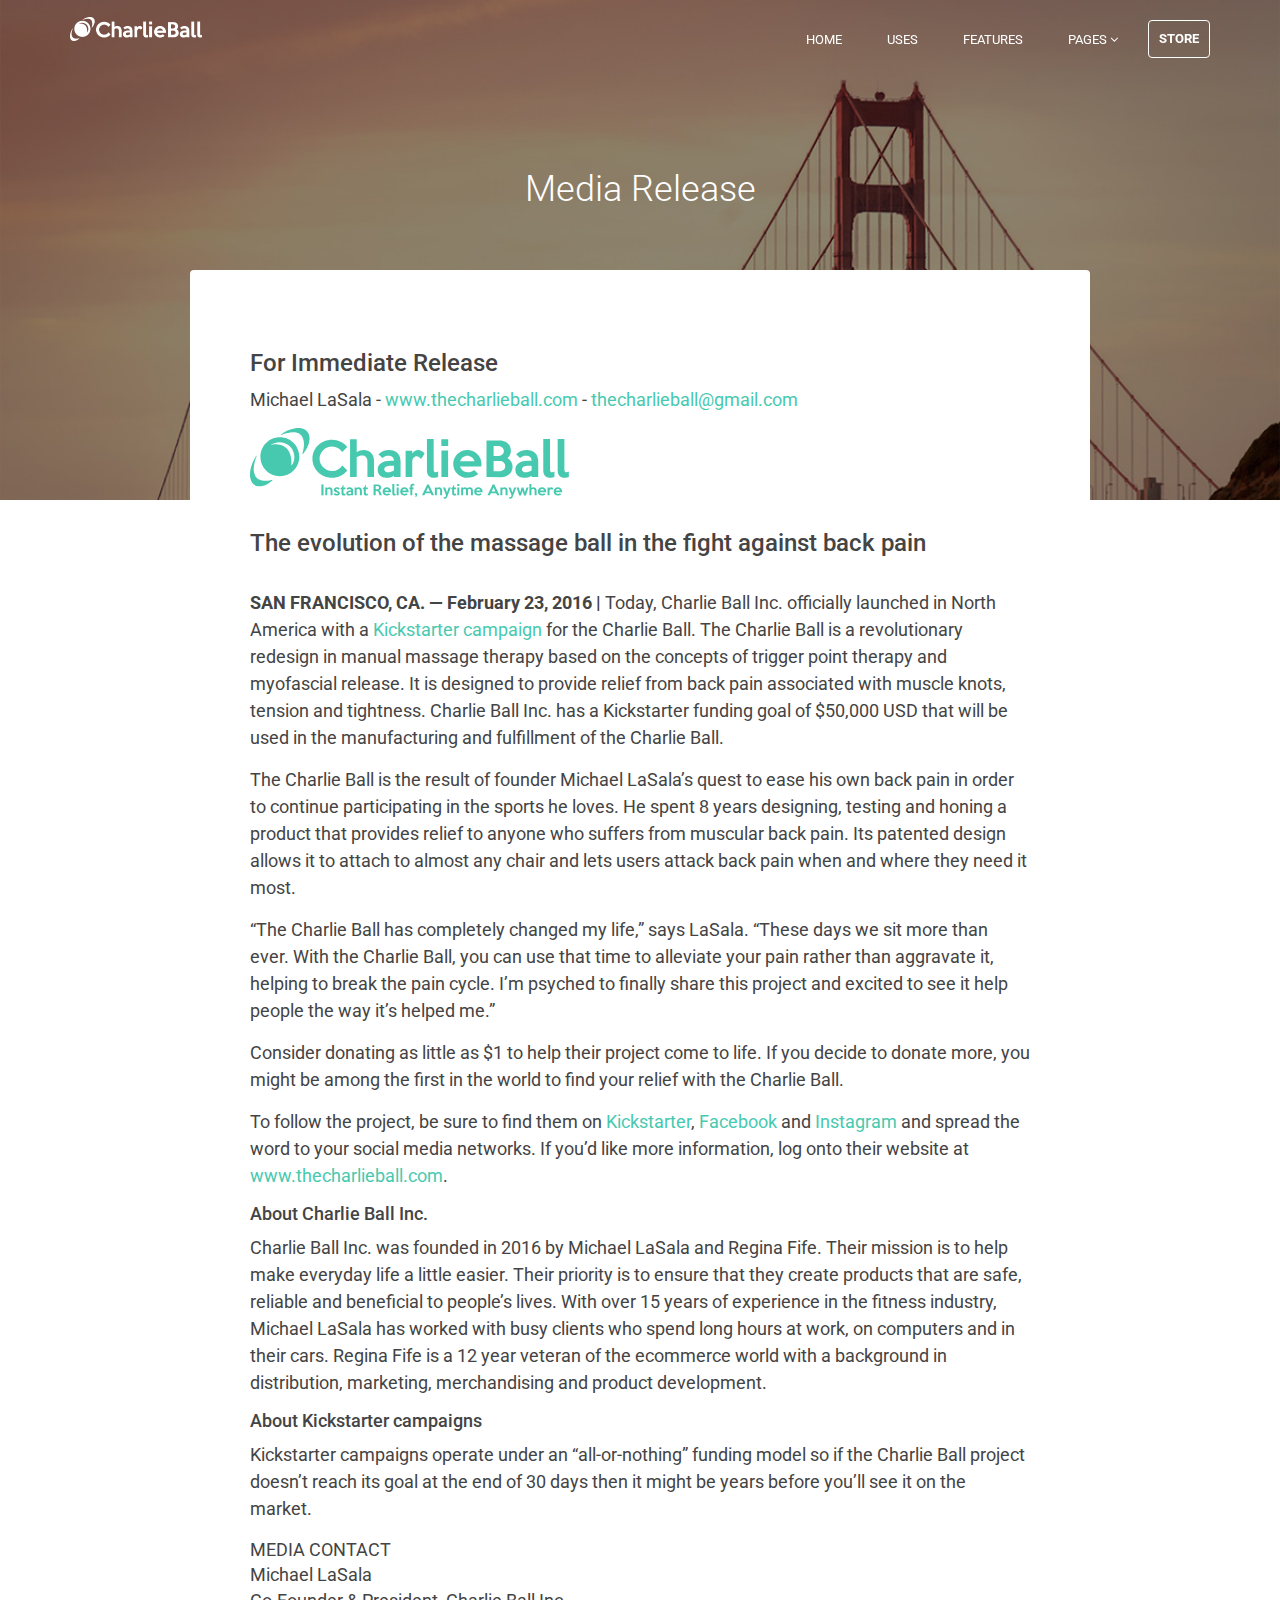
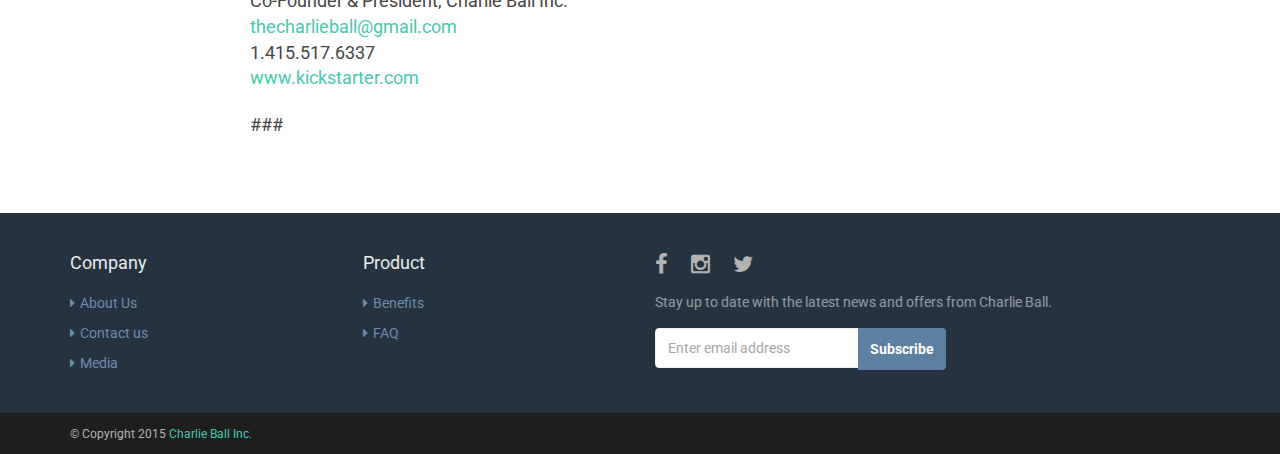
<file: media.html>
<!DOCTYPE html>
<!--[if IE 8]> <html lang="en" class="ie8"> <![endif]-->  
<!--[if IE 9]> <html lang="en" class="ie9"> <![endif]-->  
<!--[if !IE]><!--> <html lang="en"> <!--<![endif]-->  
<head>
  <title>Charlie Ball</title>
  <!-- Meta -->
  <meta charset="utf-8">
  <meta http-equiv="X-UA-Compatible" content="IE=edge">
  <meta name="viewport" content="width=device-width, initial-scale=1.0">
  <meta name="description" content="">
  <meta name="author" content="">    
  <link rel="shortcut icon" type="image/png" href="/img/favicon.png">
  <link href='http://fonts.googleapis.com/css?family=Roboto:400,400italic,500,500italic,700,700italic,900,900italic,300italic,300' rel='stylesheet' type='text/css'> 
  <link href='http://fonts.googleapis.com/css?family=Roboto+Slab:400,700,300,100' rel='stylesheet' type='text/css'>
  <!-- Global CSS -->
  <link rel="stylesheet" href="assets/plugins/bootstrap/css/bootstrap.min.css">   
  <!-- Plugins CSS -->    
  <link rel="stylesheet" href="assets/plugins/font-awesome/css/font-awesome.css">
  <link rel="stylesheet" href="assets/plugins/flexslider/flexslider.css">
  <!-- Theme CSS -->
  <link id="theme-style" rel="stylesheet" href="assets/css/styles-6.css">
  <link rel="stylesheet" href="assets/css/charlieball.css">
  <!-- HTML5 shim and Respond.js for IE8 support of HTML5 elements and media queries -->
  <!--[if lt IE 9]>
    <script src="https://oss.maxcdn.com/html5shiv/3.7.2/html5shiv.min.js"></script>
    <script src="https://oss.maxcdn.com/respond/1.4.2/respond.min.js"></script>
  <![endif]-->
  <script>
    (function(i,s,o,g,r,a,m){i['GoogleAnalyticsObject']=r;i[r]=i[r]||function(){
    (i[r].q=i[r].q||[]).push(arguments)},i[r].l=1*new Date();a=s.createElement(o),
    m=s.getElementsByTagName(o)[0];a.async=1;a.src=g;m.parentNode.insertBefore(a,m)
    })(window,document,'script','//www.google-analytics.com/analytics.js','ga');

    ga('create', 'UA-68696410-1', 'auto');
    ga('send', 'pageview');
  </script>
  <!-- Facebook Pixel Code -->
  <script>
  !function(f,b,e,v,n,t,s){if(f.fbq)return;n=f.fbq=function(){n.callMethod?
  n.callMethod.apply(n,arguments):n.queue.push(arguments)};if(!f._fbq)f._fbq=n;
  n.push=n;n.loaded=!0;n.version='2.0';n.queue=[];t=b.createElement(e);t.async=!0;
  t.src=v;s=b.getElementsByTagName(e)[0];s.parentNode.insertBefore(t,s)}(window,
  document,'script','//connect.facebook.net/en_US/fbevents.js');

  fbq('init', '681869865249812');
  fbq('track', "PageView");</script>
  <noscript><img height="1" width="1" style="display:none"
  src="https://www.facebook.com/tr?id=681869865249812&ev=PageView&noscript=1"
  /></noscript>
  <!-- End Facebook Pixel Code -->
</head> 

<body class="about-page">    
    <!-- ******HEADER****** --> 
    <header id="header" class="header navbar-fixed-top">  
        <div class="container">       
            <h1 class="logo">
                <a href="index.html">&nbsp;</a>
            </h1><!--//logo-->
            <nav class="main-nav navbar-right" role="navigation">
                <div class="navbar-header">
                    <button class="navbar-toggle" type="button" data-toggle="collapse" data-target="#navbar-collapse">
                        <span class="sr-only">Toggle navigation</span>
                        <span class="icon-bar"></span>
                        <span class="icon-bar"></span>
                        <span class="icon-bar"></span>
                    </button><!--//nav-toggle-->
                </div><!--//navbar-header-->
                <div id="navbar-collapse" class="navbar-collapse collapse">
                    <ul class="nav navbar-nav">
                        <li class="nav-item"><a href="/">Home</a></li>
                        <li class="nav-item"><a href="/#uses">Uses</a></li>
                        <li class="nav-item"><a href="/#features">Features</a></li>
                        <li class="nav-item dropdown">
                            <a class="dropdown-toggle" data-toggle="dropdown" data-hover="dropdown" data-delay="0" data-close-others="false" href="#">Pages <i class="fa fa-angle-down"></i></a>
                            <ul class="dropdown-menu">
                                <li><a href="/benefits.html"><i class="fa fa-caret-right"></i>&nbsp;Benefits</a></li>
                                <li><a href="/faq.html"><i class="fa fa-caret-right"></i>&nbsp;FAQ</a></li>
                                <li><a href="/media.html"><i class="fa fa-caret-right"></i>&nbsp;Media</a></li>
                            </ul>                            
                        </li>  
                        <li class="nav-item nav-item-cta last"><a class="btn btn-cta btn-cta-secondary" href="javascript:void(0);" data-toggle="modal" data-target="#modal-subscribe">Store</a></li>
                    </ul><!--//nav-->
                </div><!--//navabr-collapse-->
            </nav><!--//main-nav-->                     
        </div><!--//container-->
    </header><!--//header-->
    
    <div class="headline-bg about-headline-bg">
    </div><!--//headline-bg-->         
    
    <!-- ******Video Section****** --> 
    <section class="story-section section section-on-bg">
        <h2 class="title container text-center">Media Release</h2>
        <div class="story-container container text-center"> 
            <div class="story-container-inner" >                    
                <div class="about">
                  <h3>For Immediate Release</h3>
                  <p style="font-size:18px;">Michael LaSala - <a href="/">www.thecharlieball.com</a> - <a href="mailto:thecharlieball@gmail.com">thecharlieball@gmail.com</a></p>
                  <p>
                    <object type="image/svg+xml" data="/img/logo-full.svg" style="width:320px;">Your browser does not support SVG</object>
                  </p>
                  <h3>The evolution of the massage ball in the fight against back pain</h3>
                  <br>
                  <p style="font-size:18px;"><strong>SAN FRANCISCO, CA. — February 23, 2016 |</strong> Today, Charlie Ball Inc. officially launched in North America with a <a href="https://www.kickstarter.com/projects/891485142/the-charlie-ball?utm_source=charlieball&utm_medium=web&utm_campaign=website_splash" target="_blank">Kickstarter campaign</a> for the Charlie Ball. The Charlie Ball is a revolutionary redesign in manual massage therapy based on the concepts of trigger point therapy and myofascial release. It is designed to provide relief from back pain associated with muscle knots, tension and tightness. Charlie Ball Inc. has a Kickstarter funding goal of $50,000 USD that will be used in the manufacturing and fulfillment of the Charlie Ball.</p>

                  <p style="font-size:18px;">The Charlie Ball is the result of founder Michael LaSala’s quest to ease his own back pain in order to continue participating in the sports he loves. He spent 8 years designing, testing and honing a product that provides relief to anyone who suffers from muscular back pain. Its patented design allows it to attach to almost any chair and lets users attack back pain when and where they need it most.</p>

                  <p style="font-size:18px;">“The Charlie Ball has completely changed my life,” says LaSala. “These days we sit more than ever. With the Charlie Ball, you can use that time to alleviate your pain rather than aggravate it, helping to break the pain cycle. I’m psyched to finally share this project and excited to see it help people the way it’s helped me.”</p>

                  <p style="font-size:18px;">Consider donating as little as $1 to help their project come to life.  If you decide to donate more, you might be among the first in the world to find your relief with the Charlie Ball.</p>
                  <p style="font-size:18px;">To follow the project, be sure to find them on <a href="https://www.kickstarter.com/projects/891485142/the-charlie-ball?utm_source=charlieball&utm_medium=web&utm_campaign=website_splash" target="_blank">Kickstarter</a>, <a href="https://www.facebook.com/thecharlieball" target="_blank">Facebook</a> and <a href="https://www.instagram.com/thecharlieball/" target="_blank">Instagram</a> and spread the word to your social media networks. If you’d like more information, log onto their website at <a href="" target="_blank">www.thecharlieball.com</a>.</p>

                  <h4>About  Charlie Ball Inc.</h4>

                  <p style="font-size:18px;">Charlie Ball Inc. was founded in 2016 by Michael LaSala and Regina Fife. Their mission is to help make everyday life a little easier. Their priority is to ensure that they create products that are safe, reliable and beneficial to people’s lives. With over 15 years of experience in the fitness industry, Michael LaSala has worked with busy clients who spend long hours at work, on computers and in their cars. Regina Fife is a 12 year veteran of the ecommerce world with a background in distribution, marketing, merchandising and product development.</p>

                  <h4>About Kickstarter campaigns</h4>

                  <p style="font-size:18px;">Kickstarter campaigns operate under an “all-or-nothing” funding model so if the Charlie Ball project doesn’t reach its goal at the end of 30 days then it might be years before you’ll see it on the market.</p>
                  
                  <address style="font-size:18px;">
                    MEDIA CONTACT<br>
                    Michael LaSala<br>
                    Co-Founder &amp; President, Charlie Ball Inc.<br>
                    <a href="mailto:thecharlieball@gmail.com">thecharlieball@gmail.com</a><br>
                    1.415.517.6337<br>
                    <a href="http://www.kickstarter.com" target="_blank">www.kickstarter.com</a>
                  </address>

                  <p style="font-size:18px;">###</p>
                </div><!--//about-->
            </div><!--//story-container--> 
        </div><!--//container-->
    </section><!--//story-video-->
    
    <!-- ******FOOTER****** --> 
    <footer class="footer">
        <div class="footer-content">
            <div class="container">
                <div class="row">                    
                    <div class="footer-col links col-md-3 col-sm-4 col-xs-6">
                        <div class="footer-col-inner">
                            <h3 class="title">Company</h3>
                            <ul class="list-unstyled">
                                <li><a href="/about.html"><i class="fa fa-caret-right"></i>About Us</a></li>
                                
                                <li><a href="mailto:thecharlieball@gmail.com"><i class="fa fa-caret-right"></i>Contact us</a></li>
                                <li><a href="/media.html"><i class="fa fa-caret-right"></i>Media</a></li>
                            </ul>
                        </div><!--//footer-col-inner-->
                    </div><!--//foooter-col-->    
                    <div class="footer-col links col-md-3 col-sm-4 col-xs-6">
                        <div class="footer-col-inner">
                            <h3 class="title">Product</h3>
                            <ul class="list-unstyled">
                                <li><a href="/benefits.html"><i class="fa fa-caret-right"></i>Benefits</a></li>
                                <li><a href="/faq.html"><i class="fa fa-caret-right"></i>FAQ</a></li>
                            </ul>
                        </div><!--//footer-col-inner-->
                    </div><!--//foooter-col-->
                    <div class="footer-col connect col-md-6 col-sm-12 col-xs-12">
                        <div class="footer-col-inner">
                            <ul class="social list-inline">
                              <li><a href="https://www.facebook.com/thecharlieball"><i class="fa fa-facebook"></i></a></li>
                                <li><a href="https://instagram.com/thecharlieball" target="_blank"><i class="fa fa-instagram"></i></a></li>
<li><a href="https://twitter.com/the_charlieball" target="_blank"><i class="fa fa-twitter"></i></a></li>        
                            </ul>
                            <div class="form-container">
                                <p class="intro">Stay up to date with the latest news and offers from Charlie Ball.</p>
                                <form class="form-inline" action="//thecharlieball.us12.list-manage.com/subscribe/post?u=65725b3a6569ab2cef1cd471e&amp;id=3945dfedd4" method="post" id="mc-embedded-subscribe-form" name="mc-embedded-subscribe-form" class="validate" target="_blank" novalidate>
                                    <div class="form-group">
                                      <div class="input-group">
                                        <input type="email" required class="form-control" value="" name="EMAIL" class="form-control" placeholder="Enter email address" id="mce-EMAIL">
                                        <span class="input-group-btn">
                                          <button type="submit" class="btn btn-cta btn-cta-primary">Subscribe</button>
                                        </span>
                                      </div>
                                    </div>   
                                </form>
                            </div><!--//subscription-form-->
                        </div><!--//footer-col-inner-->
                    </div><!--//foooter-col-->
                    <div class="clearfix"></div> 
                </div><!--//row-->
            </div><!--//container-->
        </div><!--//footer-content-->
        <div class="bottom-bar">
            <div class="container">
                <small class="copyright">&copy; Copyright 2015 <a>Charlie Ball Inc.</a></small>                
            </div><!--//container-->
        </div><!--//bottom-bar-->
    </footer><!--//footer-->
    
 
    <div class="modal fade" id="modal-subscribe">
      <div class="modal-dialog">
        <div class="modal-content">
          <div class="modal-header">
            <button type="button" class="close" data-dismiss="modal" aria-label="Close"><span aria-hidden="true">&times;</span></button>
            <h4 class="modal-title">The Charlie Ball is not ready yet&hellip;</h4>
          </div>
          <div class="modal-body">
            <p>Leave us your email address and we&rsquo;ll let you know when the Charlie Ball is available.</p>
            <div class="form-container">
                <form class="form-inline" action="//thecharlieball.us12.list-manage.com/subscribe/post?u=65725b3a6569ab2cef1cd471e&amp;id=3945dfedd4" method="post" id="mc-embedded-subscribe-form" name="mc-embedded-subscribe-form" class="validate" target="_blank" novalidate>
                    <div class="form-group">
                      <input type="email" required class="form-control" value="" name="EMAIL" class="form-control" placeholder="Enter email address" id="mce-EMAIL">
                    </div>   
                    <div class="form-group"><button type="submit" class="btn btn-cta btn-cta-primary">Subscribe</button></div>
                </form>
            </div><!--//subscription-form-->
          </div>
        </div><!-- /.modal-content -->
      </div><!-- /.modal-dialog -->
    </div><!-- /.modal -->
 
    <!-- Javascript -->          
    <script type="text/javascript" src="assets/plugins/jquery-1.11.2.min.js"></script>
    <script type="text/javascript" src="assets/plugins/jquery-migrate-1.2.1.min.js"></script>
    <script type="text/javascript" src="assets/plugins/bootstrap/js/bootstrap.min.js"></script> 
    <script type="text/javascript" src="assets/plugins/bootstrap-hover-dropdown.min.js"></script>
    <script type="text/javascript" src="assets/plugins/back-to-top.js"></script>
    <script type="text/javascript" src="assets/plugins/jquery-placeholder/jquery.placeholder.js"></script>
    <script type="text/javascript" src="assets/plugins/FitVids/jquery.fitvids.js"></script>
    <script type="text/javascript" src="assets/plugins/flexslider/jquery.flexslider-min.js"></script>     
    <script type="text/javascript" src="assets/js/main.js"></script>
    
</body>
</html>
</file>
<file: assets/css/styles-6.css>
/*   
 * Template Name: Velocity - Responsive Website Template for Products
 * Version: 1.5.4
 * Author: Xiaoying Riley at 3rd Wave Media
 * Website: http://themes.3rdwavemedia.com/
 * Twitter: @3rdwave_themes
*/
/* ======= Base ======= */
body {
  font-family: 'Roboto', arial, sans-serif;
  color: #444444;
  font-size: 16px;
  -webkit-font-smoothing: antialiased;
  -moz-osx-font-smoothing: grayscale;
}
p {
  margin-bottom: 15px;
  line-height: 1.5;
}
a {
  color: #47c9af;
  -webkit-transition: all 0.4s ease-in-out;
  -moz-transition: all 0.4s ease-in-out;
  -ms-transition: all 0.4s ease-in-out;
  -o-transition: all 0.4s ease-in-out;
}
a:hover {
  text-decoration: underline;
  color: #32ab93;
}
a:focus {
  text-decoration: none;
}
.btn,
a.btn {
  -webkit-transition: all 0.4s ease-in-out;
  -moz-transition: all 0.4s ease-in-out;
  -ms-transition: all 0.4s ease-in-out;
  -o-transition: all 0.4s ease-in-out;
  font-weight: bold;
}
.btn .fa,
a.btn .fa {
  color: #fff;
  margin-right: 5px;
}
a.btn-cta,
.btn-cta {
  padding: 8px 30px;
}
a.btn-cta-primary,
.btn-cta-primary {
  background: #47c9af;
  border: 2px solid #47c9af;
  color: #fff;
}
a.btn-cta-primary:hover,
.btn-cta-primary:hover {
  background: #38bfa4;
  border: 2px solid #38bfa4;
  color: #fff;
}
a.btn-cta-secondary,
.btn-cta-secondary {
  background: none;
  border: 2px solid #47c9af;
  color: #47c9af;
}
a.btn-cta-secondary:hover,
.btn-cta-secondary:hover {
  background: #47c9af;
  border: 2px solid #47c9af;
  color: #fff;
}
a.btn-ghost,
.btn-ghost {
  background: none;
  border: 1px solid #fff;
  color: #fff !important;
  padding: 8px 20px;
  vertical-align: middle;
}
a.btn-ghost:hover,
.btn-ghost:hover {
  background: #4a6781;
  border: 1px solid #4a6781;
  color: #fff;
}
a.btn-ghost .fa,
.btn-ghost .fa {
  margin-right: 10px;
  font-size: 22px;
}
a.btn-ghost .text,
.btn-ghost .text {
  position: relative;
  top: -2px;
}
.highlight {
  color: #47c9af;
}
.form-control {
  -webkit-box-shadow: none;
  -moz-box-shadow: none;
  box-shadow: none;
  height: 40px;
  border-color: #efefef;
}
.form-control::-webkit-input-placeholder {
  /* WebKit browsers */
  color: #a6a6a6;
}
.form-control:-moz-placeholder {
  /* Mozilla Firefox 4 to 18 */
  color: #a6a6a6;
}
.form-control::-moz-placeholder {
  /* Mozilla Firefox 19+ */
  color: #a6a6a6;
}
.form-control:-ms-input-placeholder {
  /* Internet Explorer 10+ */
  color: #a6a6a6;
}
.form-control:focus {
  border-color: #e2e2e2;
  -webkit-box-shadow: none;
  -moz-box-shadow: none;
  box-shadow: none;
}
.text-highlight {
  color: #1b5c4f;
}
input[type="text"],
input[type="email"],
input[type="password"],
input[type="submit"],
input[type="button"],
textarea,
select {
  appearance: none;
  /* for mobile safari */
  -webkit-appearance: none;
}
#topcontrol {
  background: #5d80a1;
  color: #fff;
  text-align: center;
  display: inline-block;
  width: 35px;
  height: 35px;
  border: none;
  -webkit-border-radius: 50%;
  -moz-border-radius: 50%;
  -ms-border-radius: 50%;
  -o-border-radius: 50%;
  border-radius: 50%;
  -moz-background-clip: padding;
  -webkit-background-clip: padding-box;
  background-clip: padding-box;
  -webkit-transition: all 0.4s ease-in-out;
  -moz-transition: all 0.4s ease-in-out;
  -ms-transition: all 0.4s ease-in-out;
  -o-transition: all 0.4s ease-in-out;
  z-index: 30;
}
#topcontrol:hover {
  background: #384d60;
}
#topcontrol .fa {
  position: relative;
  top: 3px;
  font-size: 25px;
}
.video-container iframe {
  max-width: 100%;
}
/* ======= Header ======= */
.header {
  color: #fff;
  width: 100%;
  position: relative;
  z-index: 40;
  height: 80px;
}
.header.scrolled {
  height: 80px;
  top: 0;
}
.header.scrolled .main-nav .nav .nav-item a {
  color: #666666;
  -webkit-opacity: 1;
  -moz-opacity: 1;
  opacity: 1;
}
.header.scrolled .main-nav .nav .nav-item.nav-item-cta a.btn-cta-secondary {
  background: #47c9af;
  border-color: #47c9af;
}
.header.scrolled .main-nav .nav .dropdown-menu a {
  color: #fff;
}
.header h1.logo {
  font-family: "Roboto Slab", arial, sans-serif;
  margin-top: 0;
  margin-bottom: 0;
  font-weight: bold;
  font-size: 15px;
  float: left;
}
.header h1.logo a {
  color: #fff;
  padding: 15px 30px;
  display: inline-block;
  text-align: center;
  line-height: 1.4;
  max-width: 155px;
  background: #47c9af;
  -webkit-border-top-right-radius: 0;
  -webkit-border-bottom-right-radius: 4px;
  -webkit-border-bottom-left-radius: 4px;
  -webkit-border-top-left-radius: 0;
  -moz-border-radius-topright: 0;
  -moz-border-radius-bottomright: 4px;
  -moz-border-radius-bottomleft: 4px;
  -moz-border-radius-topleft: 0;
  border-top-right-radius: 0;
  border-bottom-right-radius: 4px;
  border-bottom-left-radius: 4px;
  border-top-left-radius: 0;
  -moz-background-clip: padding;
  -webkit-background-clip: padding-box;
  background-clip: padding-box;
  -webkit-transition: color 0.4s ease-in-out;
  -moz-transition: color 0.4s ease-in-out;
  -ms-transition: color 0.4s ease-in-out;
  -o-transition: color 0.4s ease-in-out;
  position: relative;
  font-size: 20px;
}
.header h1.logo a:hover {
  text-decoration: none;
}
.header h1.logo .logo-title {
  vertical-align: middle;
  line-height: 1.6;
}
.header .main-nav {
  margin-top: 15px;
}
.header .main-nav .navbar-toggle {
  margin-right: 0;
  margin-top: 0;
  background: none;
  position: absolute;
  right: 10px;
  top: 10px;
}
.header .main-nav .navbar-toggle:focus {
  outline: none;
}
.header .main-nav .navbar-toggle .icon-bar {
  background-color: rgba(255, 255, 255, 0.6);
  height: 3px;
}
.header .main-nav .navbar-toggle:hover .icon-bar {
  background-color: #fff;
}
.header .main-nav .nav .nav-item {
  font-weight: normal;
  text-transform: uppercase;
  font-size: 13px;
  margin-right: 15px;
}
.header .main-nav .nav .nav-item.active a {
  color: #47c9af;
  background: none;
  font-weight: bold;
}
.header .main-nav .nav .nav-item.nav-item-cta a.btn-cta-secondary {
  border: 1px solid #fff;
  color: #fff;
  padding: 8px 10px;
  margin-top: 5px;
  font-size: 13px;
}
.header .main-nav .nav .nav-item.nav-item-cta a.btn-cta-secondary:hover {
  border: 1px solid #47c9af;
  background: #47c9af;
}
.header .main-nav .nav .nav-item a {
  color: #fff;
}
.header .main-nav .nav .nav-item a:hover {
  color: #47c9af;
  background: none;
}
.header .main-nav .nav .nav-item a:focus {
  outline: none;
  background: none;
}
.header .main-nav .nav .nav-item a:active {
  outline: none;
  background: none;
}
.header .main-nav .nav .nav-item.active {
  color: #47c9af;
}
.header .main-nav .nav .nav-item.last {
  margin-right: 0;
}
.header .main-nav .nav.active {
  position: relative;
}
.header .main-nav .nav.active > a {
  background: #32ab93;
  color: #fff;
  color: rgba(255, 255, 255, 0.8);
}
.header .main-nav .nav.active > a:before {
  content: "\f0d8";
  position: absolute;
  bottom: -8px;
  left: 0;
  text-align: center;
  font-family: FontAwesome;
  display: block;
  font-size: 12px;
  width: 100%;
}
.header .main-nav .nav.active > a.dropdown-toggle:before {
  display: none;
}
.header .main-nav .nav.open a {
  background: none;
}
.header .main-nav .nav .dropdown-menu {
  -webkit-border-radius: 4px;
  -moz-border-radius: 4px;
  -ms-border-radius: 4px;
  -o-border-radius: 4px;
  border-radius: 4px;
  -moz-background-clip: padding;
  -webkit-background-clip: padding-box;
  background-clip: padding-box;
  margin: 0;
  border: none;
  text-transform: none;
  min-width: 180px;
  background: #253340;
}
.header .main-nav .nav .dropdown-menu:before {
  content: "";
  display: block;
  width: 0;
  height: 0;
  border-left: 10px solid transparent;
  border-right: 10px solid transparent;
  border-bottom: 10px solid #253340;
  position: absolute;
  right: 30px;
  top: -10px;
}
.header .main-nav .nav .dropdown-menu a {
  border-bottom: 1px solid #212e3a;
  padding: 8px 20px;
  color: #fff;
  -webkit-opacity: 1;
  -moz-opacity: 1;
  opacity: 1;
}
.header .main-nav .nav .dropdown-menu a:hover {
  background: #2e4050;
  color: #fff;
}
/* Override bootstrap default */
.nav .open > a,
.nav .open > a:hover,
.nav .open > a:focus {
  background: none;
}
/* ======= Headline Background & Slideshow ======= */
.bg-slider-wrapper {
  content: "";
  position: absolute;
  width: 100%;
  top: 0;
  left: 0;
  height: 780px;
  background: #373737;
}
.bg-slider-wrapper .flexslider {
  margin: 0;
  -webkit-box-shadow: none;
  -moz-box-shadow: none;
  box-shadow: none;
  border: none;
  -webkit-border-radius: 0;
  -moz-border-radius: 0;
  -ms-border-radius: 0;
  -o-border-radius: 0;
  border-radius: 0;
  -moz-background-clip: padding;
  -webkit-background-clip: padding-box;
  background-clip: padding-box;
}
.bg-slider-wrapper .flexslider .slide {
  display: block;
  height: 780px;
}
.bg-slider-wrapper .flexslider .slide.slide-1 {
  background: #253340 url('../images/background/bg-header-1.jpg') no-repeat 50% top;
  -webkit-background-size: cover;
  -moz-background-size: cover;
  -o-background-size: cover;
  background-size: cover;
}
.bg-slider-wrapper .flexslider .slide.slide-2 {
  background: #253340 url('../images/background/bg-header-2.jpg') no-repeat 50% top;
  -webkit-background-size: cover;
  -moz-background-size: cover;
  -o-background-size: cover;
  background-size: cover;
}
.bg-slider-wrapper .flexslider .slide.slide-3 {
  background: #253340 url('../images/background/bg-header-3.jpg') no-repeat 50% top;
  -webkit-background-size: cover;
  -moz-background-size: cover;
  -o-background-size: cover;
  background-size: cover;
}
.bg-slider-wrapper .flexslider .slide.slide-4 {
  background: #253340 url('../images/background/bg-header-4.jpg') no-repeat 50% top;
  -webkit-background-size: cover;
  -moz-background-size: cover;
  -o-background-size: cover;
  background-size: cover;
}
.bg-slider-wrapper .flexslider .flex-control-nav {
  z-index: 30;
  bottom: 30px;
  position: relative;
}
.bg-slider-wrapper .flexslider .flex-control-nav li a {
  background: #999999;
}
.bg-slider-wrapper .flexslider .flex-control-nav li a.flex-active {
  background: #bfbfbf;
}
.headline-bg {
  position: absolute;
  width: 100%;
  top: 0;
  left: 0;
  height: 500px;
  background: #253340 url('../images/background/bg-header-small-1.jpg') no-repeat 50% top;
  -webkit-background-size: cover;
  -moz-background-size: cover;
  -o-background-size: cover;
  background-size: cover;
}
.headline-bg.pricing-headline-bg {
  background-image: url('../images/background/bg-header-small-2.jpg');
}
.headline-bg.contact-headline-bg {
  background-image: url('../images/background/bg-footer-1.jpg');
}
.headline-bg.about-headline-bg {
  background-image: url('../images/background/bg-footer-1.jpg');
}
/* ======= Promo ======= */
.promo {
  padding-top: 120px;
  position: relative;
  color: #fff;
  margin-bottom: 80px;
  height: 620px;
  z-index: 10;
}
.promo .title {
  font-size: 46px;
  margin-bottom: 20px;
  margin-top: 0;
  font-weight: 700;
  text-shadow: 0 1px 1px rgba(0, 0, 0, 0.5);
}
.promo.section .intro {
  max-width: 600px;
  margin: 0 auto;
  margin-bottom: 30px;
}
.promo .btn-cta {
  font-size: 18px;
}
.promo .btn-link {
  color: #fff;
  font-weight: bold;
  text-transform: uppercase;
  font-size: 12px;
  -webkit-opacity: 0.7;
  -moz-opacity: 0.7;
  opacity: 0.7;
  text-decoration: none;
}
.promo .btn-link:hover {
  -webkit-opacity: 1;
  -moz-opacity: 1;
  opacity: 1;
  text-decoration: none;
}
.promo .btn-link:focus {
  outline: none;
}
.promo .btn-link .fa {
  margin-right: 5px;
  font-size: 18px;
  position: relative;
  top: 2px;
}
/* ======= sections-wrapper ======= */
.sections-wrapper {
  background: #fff;
  z-index: 20;
  position: relative;
}
.section .intro {
  max-width: 700px;
  margin: 0 auto;
  margin-bottom: 60px;
  text-align: center;
  color: #999999;
  font-size: 18px;
}
.section-on-bg .title {
  color: #fff;
}
.section-on-bg .intro {
  color: #fff;
  -webkit-opacity: 0.8;
  -moz-opacity: 0.8;
  opacity: 0.8;
}
/* ======= Why ======= */
.why {
  padding-top: 80px;
  padding-bottom: 80px;
}
.why .title {
  font-size: 36px;
  font-weight: 300;
  margin-top: 0;
}
.why .intro {
  color: #999999;
  margin-bottom: 30px;
  font-size: 18px;
}
.why .item {
  padding: 90px 0;
  border-bottom: 1px solid #efefef;
}
.why .item.last-item {
  border-bottom: none;
}
.why .item .title {
  font-size: 26px;
  color: #4a6781;
  margin-top: 0;
  margin-bottom: 15px;
}
.why .item .desc {
  margin-bottom: 60px;
}
.why .item .desc .fa {
  margin-right: 5px;
}
.why .item .quote {
  position: relative;
}
.why .item .quote .quote-profile {
  position: absolute;
  left: 0;
}
.why .item .quote .quote-content {
  margin-left: 90px;
  background: #f5f5f5;
  border-left: 4px solid #e8e8e8;
  -webkit-border-radius: 4px;
  -moz-border-radius: 4px;
  -ms-border-radius: 4px;
  -o-border-radius: 4px;
  border-radius: 4px;
  -moz-background-clip: padding;
  -webkit-background-clip: padding-box;
  background-clip: padding-box;
  font-size: 14px;
  padding: 15px;
}
.why .item .quote .quote-content:before {
  content: "";
  display: block;
  width: 0;
  height: 0;
  border-top: 10px solid transparent;
  border-bottom: 10px solid transparent;
  border-right: 10px solid #e8e8e8;
  position: absolute;
  left: 80px;
  top: 25px;
}
.why .item .quote blockquote {
  border-left: none;
  font-style: italic;
  color: #666666;
  font-size: 16px;
  padding: 0;
  margin-bottom: 10px;
}
.why .item .quote .source {
  color: #999999;
  font-size: 13px;
  margin-bottom: 0;
}
.why .item .quote .source a {
  color: #999999;
}
.why .item .quote .source a:hover {
  color: #808080;
}
.why .figure {
  position: relative;
  text-align: center;
}
.why .figure .figure-caption {
  color: #b3b3b3;
  font-size: 13px;
  margin-top: 10px;
  text-align: center;
}
.why .figure .figure-caption a {
  color: #b3b3b3;
}
.why .figure .figure-caption a:hover {
  color: #47c9af;
}
.why .figure img {
  margin-left: auto;
  margin-right: auto;
}
.why .control {
  position: absolute;
  top: 120px;
  left: 50%;
  margin-left: -65px;
}
.why .control .play-trigger {
  color: #fff;
  background: rgba(0, 0, 0, 0.3);
  position: relative;
  width: 60px;
  height: 60px;
  border: 4px solid #fff;
  -webkit-border-radius: 50%;
  -moz-border-radius: 50%;
  -ms-border-radius: 50%;
  -o-border-radius: 50%;
  border-radius: 50%;
  -moz-background-clip: padding;
  -webkit-background-clip: padding-box;
  background-clip: padding-box;
  margin: 0 auto;
  text-align: center;
  -webkit-opacity: 0.9;
  -moz-opacity: 0.9;
  opacity: 0.9;
  -webkit-transition: all 0.4s ease-in-out;
  -moz-transition: all 0.4s ease-in-out;
  -ms-transition: all 0.4s ease-in-out;
  -o-transition: all 0.4s ease-in-out;
}
.why .control .play-trigger:active,
.why .control .play-trigger:focus {
  outline: none;
}
.why .control .play-trigger:hover {
  color: #fff;
  -webkit-opacity: 1;
  -moz-opacity: 1;
  opacity: 1;
  background: rgba(0, 0, 0, 0.6);
}
.why .control .play-trigger:hover .fa {
  cursor: pointer;
}
.why .control .play-trigger .fa {
  font-size: 26px;
  position: relative;
  left: 2px;
}
.why .feature-lead .title {
  font-weight: 300;
  font-size: 16px;
  margin-bottom: 15px;
}
/* ======= Testimonials ======= */
.testimonials {
  background: #f5f5f5;
  padding-top: 60px;
  padding-bottom: 120px;
}
.testimonials .carousel-indicators {
  bottom: -60px;
  z-index: auto;
}
.testimonials .carousel-indicators li {
  background: #cccccc;
  border: none;
  margin: 1px;
}
.testimonials .carousel-indicators li.active {
  background: #6ed5c0;
  border: none;
  width: 10px;
  height: 10px;
  margin: 1px;
}
.testimonials .title {
  font-size: 36px;
  font-weight: 300;
  margin-top: 0;
  margin-bottom: 60px;
}
.testimonials .item .profile {
  position: absolute;
  left: 0;
}
.testimonials .item .content {
  padding-left: 210px;
}
.testimonials .item blockquote {
  font-size: 20px;
  font-weight: 300;
  border-left: 0;
  padding: 0;
  position: relative;
}
.testimonials .item blockquote .fa {
  position: absolute;
  color: #5bcfb8;
  font-size: 22px;
  left: -45px;
}
.testimonials .item .source {
  color: #47c9af;
}
.testimonials .item .source .title {
  font-size: 16px;
  color: #666666;
}
/* ======= Press ======= */
.press {
  padding-top: 80px;
  padding-bottom: 80px;
}
.press .title {
  font-size: 36px;
  font-weight: 300;
  margin-top: 0;
  margin-bottom: 60px;
}
.press .press-list {
  margin-bottom: 15px;
  text-align: center;
}
.press .press-list.last {
  margin-bottom: 60px;
}
.press .press-list li {
  display: block;
  height: 80px;
}
.press .press-list li img {
  -webkit-opacity: 0.6;
  -moz-opacity: 0.6;
  opacity: 0.6;
}
.press .press-list li:hover img {
  -webkit-opacity: 1;
  -moz-opacity: 1;
  opacity: 1;
}
.press .press-lead .title {
  font-size: 18px;
  margin-bottom: 15px;
}
/* ======= cta-section ======= */
.cta-section {
  background: #253340 url('../images/background/bg-footer-1.jpg') no-repeat left top;
  background-size: cover;
  min-height: 420px;
  color: #fff;
  padding-top: 80px;
  border: none;
}
.cta-section.pricing-cta-section {
  background-image: url('../images/background/bg-footer-2.jpg');
}
.cta-section.contact-cta-section {
  background-image: url('../images/background/bg-footer-3.jpg');
}
.cta-section .title {
  font-size: 36px;
  font-weight: 300;
  margin-top: 0;
  margin-bottom: 60px;
}
.cta-section .btn-cta {
  font-size: 20px;
}
.cta-section .intro {
  margin-bottom: 15px;
  color: #fff;
}
.cta-section .counting {
  color: #47c9af;
  font-weight: bold;
  -webkit-opacity: 1;
  -moz-opacity: 1;
  opacity: 1;
}
/* ======= Features video ======= */
.features-video {
  padding-top: 170px;
  position: relative;
  z-index: 10;
}
.features-video .title {
  font-size: 36px;
  margin-bottom: 60px;
  margin-top: 0;
  color: #fff;
  font-weight: 300;
}
.features-video .video-container {
  max-width: 800px;
  margin: 0 auto;
}
.features-video iframe {
  background: #fff;
  padding: 15px;
  -webkit-border-radius: 4px;
  -moz-border-radius: 4px;
  -ms-border-radius: 4px;
  -o-border-radius: 4px;
  border-radius: 4px;
  -moz-background-clip: padding;
  -webkit-background-clip: padding-box;
  background-clip: padding-box;
  border: 1px solid #efefef;
  -webkit-box-shadow: 0 4px 1px rgba(0, 0, 0, 0.05);
  -moz-box-shadow: 0 4px 1px rgba(0, 0, 0, 0.05);
  box-shadow: 0 4px 1px rgba(0, 0, 0, 0.05);
}
/* ======= Features tabs ======= */
.features-tabbed {
  padding-top: 80px;
  padding-bottom: 80px;
}
.features-tabbed .title {
  font-size: 36px;
  font-weight: 300;
  margin-top: 0;
  margin-bottom: 60px;
}
.features-tabbed .tab-content {
  padding: 60px 30px;
}
.features-tabbed .tab-content .title {
  font-size: 16px;
  color: #6ed5c0;
  font-weight: bold;
  margin-bottom: 30px;
}
.features-tabbed .tab-content .desc {
  margin-bottom: 30px;
  color: #666666;
}
.features-tabbed .tab-content .desc ul {
  padding-left: 30px;
  padding-top: 15px;
  padding-bottom: 15px;
}
.features-tabbed .tab-content .desc ul li {
  margin-bottom: 10px;
}
.features-tabbed .tab-content .desc ul .fa {
  color: #47c9af;
  margin-right: 5px;
}
.features-tabbed .tab-content .desc blockquote {
  font-style: italic;
  color: #808080;
}
.features-tabbed .tab-content .desc .table {
  font-size: 14px;
  padding: 15px 0;
}
.features-tabbed .tab-content .desc .box {
  background: #f5f5f5;
  padding: 30px;
  font-size: 14px;
}
.features-tabbed .tab-content .figure {
  margin-bottom: 60px;
}
.features-tabbed .tab-content .figure img {
  -webkit-box-shadow: 0px 0px 5px 0px rgba(0, 0, 0, 0.2);
  -moz-box-shadow: 0px 0px 5px 0px rgba(0, 0, 0, 0.2);
  box-shadow: 0px 0px 5px 0px rgba(0, 0, 0, 0.2);
  margin: 0 auto;
}
.features-tabbed .tab-content .figure .figure-caption {
  color: #b3b3b3;
  font-size: 13px;
  margin-top: 10px;
  text-align: center;
}
.features-tabbed .tab-content .figure .figure-caption a {
  color: #b3b3b3;
}
.features-tabbed .tab-content .figure .figure-caption a:hover {
  color: #47c9af;
}
.nav-tabs {
  border: none;
  margin: 0 auto;
  display: -webkit-box;
  /* OLD - iOS 6-, Safari 3.1-6 */
  display: -moz-box;
  /* OLD - Firefox 19- (buggy but mostly works) */
  display: -ms-flexbox;
  /* TWEENER - IE 10 */
  display: -webkit-flex;
  /* NEW - Chrome */
  display: flex;
  /* NEW, Spec - Opera 12.1, Firefox 20+ */
  text-align: center;
  position: relative;
}
.nav-tabs:before {
  content: "";
  display: block;
  border-bottom: 1px solid #efefef;
  position: absolute;
  bottom: 0;
}
.nav-tabs > li {
  margin-bottom: -1px;
  position: relative;
  z-index: 1;
  background: #fff;
  border: 1px solid #efefef;
  border-right: none;
  -webkit-box-flex: 1;
  /* OLD - iOS 6-, Safari 3.1-6 */
  -moz-box-flex: 1;
  /* OLD - Firefox 19- */
  width: 20%;
  /* For old syntax, otherwise collapses. */
  -webkit-flex: 1;
  /* Chrome */
  -ms-flex: 1;
  /* IE 10 */
  flex: 1;
}
.nav-tabs > li > a {
  -webkit-border-radius: 0;
  -moz-border-radius: 0;
  -ms-border-radius: 0;
  -o-border-radius: 0;
  border-radius: 0;
  -moz-background-clip: padding;
  -webkit-background-clip: padding-box;
  background-clip: padding-box;
  margin-right: 0px;
  color: #999999;
  padding: 15px 30px;
  font-size: 14px;
  background: #fafafa;
  border: none;
}
.nav-tabs > li > a .fa {
  font-size: 20px;
}
.nav-tabs > li > a:hover {
  background: #f5f5f5;
}
.nav-tabs > li.active {
  border-top-color: #47c9af;
  border-bottom-color: #fff;
}
.nav-tabs > li.active > a {
  color: #47c9af;
  background: #fff;
  -webkit-box-shadow: inset 0 3px 0 #47c9af;
  -moz-box-shadow: inset 0 3px 0 #47c9af;
  box-shadow: inset 0 3px 0 #47c9af;
  border: none;
}
.nav-tabs > li.active > a:hover,
.nav-tabs > li.active > a:focus {
  border: none;
}
.nav-tabs > li.active:hover > a {
  border-top: 0;
  border: none;
  color: #47c9af;
}
.nav-tabs > li.last {
  border-right: 1px solid #efefef;
}
/* ======= Steps ======= */
.steps {
  background: #f5f5f5;
  padding-top: 80px;
  padding-bottom: 120px;
}
.steps .title {
  font-size: 36px;
  font-weight: 300;
  margin-top: 0;
  margin-bottom: 60px;
}
.steps .step {
  padding: 30px 60px;
  color: #666666;
}
.steps .step .title {
  text-align: center;
  font-size: 16px;
  margin-bottom: 15px;
}
.steps .step .title .number {
  width: 90px;
  height: 90px;
  display: block;
  -webkit-border-radius: 50%;
  -moz-border-radius: 50%;
  -ms-border-radius: 50%;
  -o-border-radius: 50%;
  border-radius: 50%;
  -moz-background-clip: padding;
  -webkit-background-clip: padding-box;
  background-clip: padding-box;
  text-align: center;
  background: #47c9af;
  border: 5px solid #6ed5c0;
  color: #fff;
  margin: 0 auto;
  padding-top: 25px;
  font-size: 26px;
  font-weight: bold;
  font-family: arial, sans-serif;
  margin-bottom: 30px;
}
.steps .step .title .text {
  color: #6ed5c0;
  font-weight: bold;
  font-size: 16px;
}
.steps .btn-cta-primary {
  margin: 0 auto;
  margin-top: 60px;
  font-size: 20px;
}
/* ======= Pricing ======= */
.pricing {
  padding: 80px 0;
  padding-top: 170px;
  position: relative;
  z-index: 10;
}
.pricing .title {
  font-size: 36px;
  font-weight: 300;
  margin-top: 0;
  margin-bottom: 30px;
  color: #fff;
}
.pricing .intro {
  color: #fff;
  margin-bottom: 80px;
}
.pricing .item {
  padding: 0;
  -webkit-border-radius: 4px;
  -moz-border-radius: 4px;
  -ms-border-radius: 4px;
  -o-border-radius: 4px;
  border-radius: 4px;
  -moz-background-clip: padding;
  -webkit-background-clip: padding-box;
  background-clip: padding-box;
  -webkit-box-shadow: 0 4px 1px rgba(0, 0, 0, 0.05);
  -moz-box-shadow: 0 4px 1px rgba(0, 0, 0, 0.05);
  box-shadow: 0 4px 1px rgba(0, 0, 0, 0.05);
  margin-bottom: 30px;
}
.pricing .item.best-buy {
  top: -15px;
  z-index: 11;
  position: relative;
}
.pricing .item.best-buy .item-inner {
  -webkit-box-shadow: 0px 0px 10px 0px rgba(0, 0, 0, 0.2);
  -moz-box-shadow: 0px 0px 10px 0px rgba(0, 0, 0, 0.2);
  box-shadow: 0px 0px 10px 0px rgba(0, 0, 0, 0.2);
}
.pricing .item.best-buy .item-inner:hover {
  -webkit-box-shadow: 0px 0px 20px 0px rgba(0, 0, 0, 0.25);
  -moz-box-shadow: 0px 0px 20px 0px rgba(0, 0, 0, 0.25);
  box-shadow: 0px 0px 20px 0px rgba(0, 0, 0, 0.25);
}
.pricing .item.best-buy .heading {
  padding-top: 45px;
}
.pricing .item.best-buy .content {
  padding-bottom: 45px;
}
.pricing .item .item-inner {
  background: #fff;
  -webkit-border-radius: 4px;
  -moz-border-radius: 4px;
  -ms-border-radius: 4px;
  -o-border-radius: 4px;
  border-radius: 4px;
  -moz-background-clip: padding;
  -webkit-background-clip: padding-box;
  background-clip: padding-box;
  position: relative;
  border: 1px solid #efefef;
}
.pricing .item .item-inner:hover {
  -webkit-box-shadow: 0px 0px 10px 0px rgba(0, 0, 0, 0.2);
  -moz-box-shadow: 0px 0px 10px 0px rgba(0, 0, 0, 0.2);
  box-shadow: 0px 0px 10px 0px rgba(0, 0, 0, 0.2);
}
.pricing .item .heading {
  margin-top: 0;
  padding: 30px 15px;
  -webkit-border-top-right-radius: 4px;
  -webkit-border-bottom-right-radius: 0;
  -webkit-border-bottom-left-radius: 0;
  -webkit-border-top-left-radius: 4px;
  -moz-border-radius-topright: 4px;
  -moz-border-radius-bottomright: 0;
  -moz-border-radius-bottomleft: 0;
  -moz-border-radius-topleft: 4px;
  border-top-right-radius: 4px;
  border-bottom-right-radius: 0;
  border-bottom-left-radius: 0;
  border-top-left-radius: 4px;
  -moz-background-clip: padding;
  -webkit-background-clip: padding-box;
  background-clip: padding-box;
}
.pricing .item .heading .title {
  margin-bottom: 30px;
  padding-bottom: 30px;
  font-weight: 400;
  font-size: 18px;
  border-bottom: 1px dashed #efefef;
  color: #444444;
}
.pricing .item .content {
  padding: 30px 15px;
  padding-top: 0;
  font-size: 14px;
}
.pricing .item .price-figure {
  -webkit-border-radius: 50%;
  -moz-border-radius: 50%;
  -ms-border-radius: 50%;
  -o-border-radius: 50%;
  border-radius: 50%;
  -moz-background-clip: padding;
  -webkit-background-clip: padding-box;
  background-clip: padding-box;
  margin: 0 auto;
}
.pricing .item .price-figure .number {
  font-size: 42px;
  font-weight: bold;
}
.pricing .item .price-figure .unit {
  font-weight: 400;
  color: #b3b3b3;
}
.pricing .item .price-figure .currency {
  top: -12px;
  right: 2px;
  position: relative;
  font-family: arial, sans-serif;
  color: #666666;
  font-size: 18px;
}
.pricing .item .ribbon {
  position: absolute;
  top: -6px;
  right: -6px;
  width: 110px;
  height: 110px;
  overflow: hidden;
}
.pricing .item .ribbon .text {
  position: relative;
  left: -8px;
  top: 18px;
  width: 158px;
  padding: 10px 10px;
  font-size: 15px;
  font-weight: bold;
  text-align: center;
  text-transform: uppercase;
  color: #fff;
  background-color: #5d80a1;
  -webkit-transform: rotate(45deg) translate3d(0, 0, 0);
  -moz-transform: rotate(45deg) translate3d(0, 0, 0);
  -ms-transform: rotate(45deg) translate3d(0, 0, 0);
  -o-transform: rotate(45deg) translate3d(0, 0, 0);
}
.pricing .item .ribbon .text:before,
.pricing .item .ribbon .text:after {
  content: '';
  position: absolute;
  bottom: -5px;
  border-top: 5px solid #2e4050;
  border-left: 5px solid transparent;
  border-right: 5px solid transparent;
}
.pricing .item .ribbon .text:before {
  left: 0;
}
.pricing .item .ribbon .text:after {
  right: 0;
}
.pricing .item .feature-list {
  margin-bottom: 30px;
}
.pricing .item .feature-list li {
  border-bottom: 1px solid #f4f4f4;
  padding: 10px;
}
.pricing .item .feature-list li .fa {
  margin-right: 5px;
  color: #4a6781;
}
.pricing .item .feature-list li.disabled {
  color: #999999;
}
.pricing .item .feature-list li.disabled .fa {
  color: #999999;
}
/* ======= Download Apps ======= */
.download-page .headline-bg {
  height: 1200px;
  background: #253340 url('../images/background/bg-mobile-headline.jpg') no-repeat 50% top;
  -webkit-background-size: cover;
  -moz-background-size: cover;
  -o-background-size: cover;
  background-size: cover;
}
.apps-section {
  min-height: 900px;
  padding-top: 160px;
}
.apps-section .title {
  font-size: 36px;
  font-weight: 300;
  margin-top: 0;
  margin-bottom: 15px;
  color: #fff;
}
.apps-section .intro {
  text-align: left;
  margin-bottom: 60px;
}
.apps-section .phone-holder {
  width: 324px;
  height: 651px;
  display: block;
  background: url('../images/mobile/iphone.png') no-repeat left top;
  position: relative;
}
.apps-section .phone-holder .screenshot {
  position: absolute;
  left: 21px;
  top: 75px;
}
.apps-section .content-area .download-list li {
  margin-bottom: 15px;
}
.apps-section .content-area .download-list li .btn {
  width: 220px;
  text-align: left;
}
.apps-section .content-area .info {
  margin-top: 60px;
  margin-bottom: 60px;
  background: rgba(31, 51, 64, 0.8);
  padding: 30px;
  color: #fff;
  -webkit-border-radius: 4px;
  -moz-border-radius: 4px;
  -ms-border-radius: 4px;
  -o-border-radius: 4px;
  border-radius: 4px;
  -moz-background-clip: padding;
  -webkit-background-clip: padding-box;
  background-clip: padding-box;
}
.apps-section .content-area .info .title {
  margin-top: 15px;
  margin-bottom: 30px;
  font-size: 24px;
  font-weight: normal;
}
/* ======= FAQ Section ======= */
.faq {
  background: #f5f5f5;
  padding-top: 80px;
  padding-bottom: 120px;
}
.faq .title {
  font-size: 36px;
  font-weight: 300;
  margin-top: 0;
  margin-bottom: 60px;
}
.faq .panel {
  background: #fff;
  -webkit-box-shadow: 0 4px 1px rgba(0, 0, 0, 0.05);
  -moz-box-shadow: 0 4px 1px rgba(0, 0, 0, 0.05);
  box-shadow: 0 4px 1px rgba(0, 0, 0, 0.05);
}
.faq .panel:hover {
  -webkit-box-shadow: 0 4px 1px rgba(0, 0, 0, 0.1);
  -moz-box-shadow: 0 4px 1px rgba(0, 0, 0, 0.1);
  box-shadow: 0 4px 1px rgba(0, 0, 0, 0.1);
}
.faq .panel .panel-heading {
  padding: 15px 30px;
}
.faq .panel .panel-body {
  padding: 30px;
  padding-top: 0;
  color: #666666;
}
.faq .panel .panel-title {
  font-weight: normal;
  color: #666666;
}
.faq .panel .panel-title a {
  text-decoration: none;
}
.faq .panel .panel-title .active {
  color: #47c9af;
}
.faq .panel .panel-title .panel-toggle .fa {
  margin-right: 10px;
  color: #6ed5c0;
}
.faq .panel .panel-title:hover .fa {
  color: #47c9af;
}
.faq .contact-lead {
  margin-top: 60px;
}
.faq .contact-lead .title {
  font-weight: 400;
  font-size: 16px;
  margin-bottom: 15px;
  color: #999999;
}
/* ======= Contact section ======= */
.contact-section {
  padding: 80px 0;
  padding-top: 90px;
  position: relative;
  z-index: 10;
}
.contact-section .title {
  font-size: 36px;
  font-weight: 300;
  margin-top: 0;
  margin-bottom: 30px;
}
.contact-section .intro {
  margin-bottom: 60px;
}
.contact-section .contact-form {
  margin-left: 15px;
  margin-right: 15px;
}
.contact-section .contact-form .contact-form-inner {
  background: #fff;
  padding: 30px;
  -webkit-border-radius: 4px;
  -moz-border-radius: 4px;
  -ms-border-radius: 4px;
  -o-border-radius: 4px;
  border-radius: 4px;
  -moz-background-clip: padding;
  -webkit-background-clip: padding-box;
  background-clip: padding-box;
  border: 1px solid #efefef;
  -webkit-box-shadow: 0 4px 1px rgba(0, 0, 0, 0.05);
  -moz-box-shadow: 0 4px 1px rgba(0, 0, 0, 0.05);
  box-shadow: 0 4px 1px rgba(0, 0, 0, 0.05);
}
.contact-section .contact-form .error {
  color: #47c9af;
  font-family: arial, sans-serif;
  display: block;
  font-size: 14px;
  text-align: left;
  padding-top: 5px;
  padding-left: 5px;
  font-weight: 300;
}
/* ======= Contact-other section ======= */
.contact-other-section .title {
  font-size: 36px;
  font-weight: 300;
  margin-top: 0;
  margin-bottom: 30px;
}
.contact-other-section .other-info li {
  margin-bottom: 15px;
  padding: 15px;
  position: relative;
  color: #666666;
  text-align: left;
  padding-left: 90px;
  -webkit-box-shadow: 0 4px 1px rgba(0, 0, 0, 0.05);
  -moz-box-shadow: 0 4px 1px rgba(0, 0, 0, 0.05);
  box-shadow: 0 4px 1px rgba(0, 0, 0, 0.05);
  border: 1px solid #efefef;
  -webkit-border-radius: 4px;
  -moz-border-radius: 4px;
  -ms-border-radius: 4px;
  -o-border-radius: 4px;
  border-radius: 4px;
  -moz-background-clip: padding;
  -webkit-background-clip: padding-box;
  background-clip: padding-box;
}
.contact-other-section .other-info li a {
  color: #666666;
}
.contact-other-section .other-info li a:hover {
  color: #47c9af;
}
.contact-other-section .other-info li .fa {
  position: absolute;
  left: 0;
  top: 0;
  background: #47c9af;
  color: #fff;
  width: 60px;
  height: 100%;
  font-size: 20px;
  padding-top: 15px;
  text-align: center;
  -webkit-border-top-right-radius: 0;
  -webkit-border-bottom-right-radius: 0;
  -webkit-border-bottom-left-radius: 4px;
  -webkit-border-top-left-radius: 4px;
  -moz-border-radius-topright: 0;
  -moz-border-radius-bottomright: 0;
  -moz-border-radius-bottomleft: 4px;
  -moz-border-radius-topleft: 4px;
  border-top-right-radius: 0;
  border-bottom-right-radius: 0;
  border-bottom-left-radius: 4px;
  border-top-left-radius: 4px;
  -moz-background-clip: padding;
  -webkit-background-clip: padding-box;
  background-clip: padding-box;
}
.contact-other-section .other-info li .fa.fa-twitter {
  font-size: 22px;
}
.contact-other-section .other-info li .fa.fa-phone {
  font-size: 22px;
}
.contact-other-section .other-info li .fa.fa-map-marker {
  font-size: 22px;
  padding-top: 45px;
}
/* ======= Map section ======= */
.map-section {
  padding-top: 80px;
  padding-bottom: 80px;
}
.map-section .title {
  font-size: 36px;
  font-weight: 300;
  margin-top: 0;
  margin-bottom: 30px;
}
.map-section .gmap-wrapper {
  padding: 10px;
  border: 1px solid #efefef;
  -webkit-box-shadow: 0 4px 1px rgba(0, 0, 0, 0.05);
  -moz-box-shadow: 0 4px 1px rgba(0, 0, 0, 0.05);
  box-shadow: 0 4px 1px rgba(0, 0, 0, 0.05);
  -webkit-border-radius: 4px;
  -moz-border-radius: 4px;
  -ms-border-radius: 4px;
  -o-border-radius: 4px;
  border-radius: 4px;
  -moz-background-clip: padding;
  -webkit-background-clip: padding-box;
  background-clip: padding-box;
}
.map-section .gmap {
  height: 400px;
  text-align: left;
  font-weight: normal;
}
.map-section .gmap,
.map-section .gmap *,
.map-section .gmap *:before,
.map-section .gmap *:after {
  -webkit-box-sizing: content-box;
  -moz-box-sizing: content-box;
  box-sizing: content-box;
}
.map-section .gmap .title {
  font-size: 14px;
  font-weight: 400;
  margin-bottom: 15px;
  margin-top: 5px;
}
.map-section .gmap .gm-style-iw {
  width: 150px;
}
/* ======= Blog Slideshow ======= */
.blog-slider {
  margin-bottom: 60px;
  margin-top: 80px;
  border: none;
  height: 400px;
  -webkit-border-radius: 0;
  -moz-border-radius: 0;
  -ms-border-radius: 0;
  -o-border-radius: 0;
  border-radius: 0;
  -moz-background-clip: padding;
  -webkit-background-clip: padding-box;
  background-clip: padding-box;
  -webkit-box-shadow: none;
  -moz-box-shadow: none;
  box-shadow: none;
}
.blog-slider .slide {
  display: block;
  height: 400px;
  background-color: #253340;
}
.blog-slider .slide:after {
  content: "";
  display: block;
  position: absolute;
  left: 0;
  top: 0;
  width: 100%;
  height: 100%;
  background: rgba(0, 0, 0, 0.55);
  z-index: 10;
}
.blog-slider .slide.slide-1 {
  background: #253340 url('../images/blog/post-1.jpg') no-repeat 50% top;
  -webkit-background-size: cover;
  -moz-background-size: cover;
  -o-background-size: cover;
  background-size: cover;
}
.blog-slider .slide.slide-2 {
  background: #253340 url('../images/blog/post-2.jpg') no-repeat 50% top;
  -webkit-background-size: cover;
  -moz-background-size: cover;
  -o-background-size: cover;
  background-size: cover;
}
.blog-slider .slide.slide-3 {
  background: #253340 url('../images/blog/post-3.jpg') no-repeat 50% top;
  -webkit-background-size: cover;
  -moz-background-size: cover;
  -o-background-size: cover;
  background-size: cover;
}
.blog-slider .slide.slide-4 {
  background: #253340 url('../images/blog/post-4.jpg') no-repeat 50% top;
  -webkit-background-size: cover;
  -moz-background-size: cover;
  -o-background-size: cover;
  background-size: cover;
}
.blog-slider .flex-control-nav {
  bottom: 15px;
  z-index: 10;
}
.blog-slider .flex-control-nav li a {
  background: #5e5e5e;
  -webkit-opacity: 0.8;
  -moz-opacity: 0.8;
  opacity: 0.8;
}
.blog-slider .flex-control-nav li a.flex-active {
  background: #fff;
}
.blog-slider .flex-direction-nav a {
  text-shadow: none;
  color: #fff;
  position: absolute;
  width: 30px;
  height: 50px;
  display: block;
}
.blog-slider .flex-direction-nav a.flex-prev {
  left: 5%!important;
}
.blog-slider .flex-direction-nav a.flex-prev:before {
  content: "";
  text-indent: -9999px;
  background: url('../images/flexslider/carousel-arrow-prev.png') no-repeat left top;
  display: block;
  width: 30px;
  height: 50px;
}
.blog-slider .flex-direction-nav a.flex-next {
  right: 5%!important;
}
.blog-slider .flex-direction-nav a.flex-next:before {
  content: "";
  text-indent: -9999px;
  background: url('../images/flexslider/carousel-arrow-next.png') no-repeat right top;
  display: block;
  width: 30px;
  height: 50px;
}
.blog-slider:hover .flex-prev {
  left: 5%!important;
}
.blog-slider:hover .flex-next {
  right: 5%!important;
}
.blog-slider .flex-caption {
  padding-top: 90px;
  position: relative;
  z-index: 20;
  text-align: center;
  color: #fff;
}
.blog-slider .flex-caption a {
  color: #fff;
}
.blog-slider .flex-caption .title {
  font-size: 42px;
  text-align: center;
  max-width: 800px;
  margin: 0 auto;
  margin-bottom: 15px;
  margin-top: 0;
}
.blog-slider .flex-caption .title a:hover {
  text-decoration: none;
}
.blog-slider .flex-caption .meta {
  -webkit-opacity: 0.6;
  -moz-opacity: 0.6;
  opacity: 0.6;
  margin-bottom: 30px;
}
.blog-slider .flex-caption a.more-link {
  color: #fff;
}
.blog-slider .flex-caption a.more-link:hover {
  color: #47c9af;
}
/* Blog homepage */
.blog-list .post {
  padding: 0 15px;
  margin-bottom: 30px;
}
.blog-list .post .post-inner {
  padding: 0px;
  position: relative;
  border: 1px solid #efefef;
  -webkit-border-radius: 4px;
  -moz-border-radius: 4px;
  -ms-border-radius: 4px;
  -o-border-radius: 4px;
  border-radius: 4px;
  -moz-background-clip: padding;
  -webkit-background-clip: padding-box;
  background-clip: padding-box;
  -webkit-box-shadow: 0 4px 1px rgba(0, 0, 0, 0.05);
  -moz-box-shadow: 0 4px 1px rgba(0, 0, 0, 0.05);
  box-shadow: 0 4px 1px rgba(0, 0, 0, 0.05);
}
.blog-list .post .post-thumb {
  background: #253340;
  overflow: hidden;
  -webkit-border-top-right-radius: 4px;
  -webkit-border-bottom-right-radius: 0;
  -webkit-border-bottom-left-radius: 0;
  -webkit-border-top-left-radius: 4px;
  -moz-border-radius-topright: 4px;
  -moz-border-radius-bottomright: 0;
  -moz-border-radius-bottomleft: 0;
  -moz-border-radius-topleft: 4px;
  border-top-right-radius: 4px;
  border-bottom-right-radius: 0;
  border-bottom-left-radius: 0;
  border-top-left-radius: 4px;
  -moz-background-clip: padding;
  -webkit-background-clip: padding-box;
  background-clip: padding-box;
}
.blog-list .post .post-thumb img {
  -webkit-opacity: 1;
  -moz-opacity: 1;
  opacity: 1;
  -webkit-transition: all 0.2s ease-in-out;
  -moz-transition: all 0.2s ease-in-out;
  -ms-transition: all 0.2s ease-in-out;
  -o-transition: all 0.2s ease-in-out;
  -webkit-border-top-right-radius: 4px;
  -webkit-border-bottom-right-radius: 0;
  -webkit-border-bottom-left-radius: 0;
  -webkit-border-top-left-radius: 4px;
  -moz-border-radius-topright: 4px;
  -moz-border-radius-bottomright: 0;
  -moz-border-radius-bottomleft: 0;
  -moz-border-radius-topleft: 4px;
  border-top-right-radius: 4px;
  border-bottom-right-radius: 0;
  border-bottom-left-radius: 0;
  border-top-left-radius: 4px;
  -moz-background-clip: padding;
  -webkit-background-clip: padding-box;
  background-clip: padding-box;
  margin: 0 auto;
  text-align: center;
}
.blog-list .post .post-thumb img:hover {
  -webkit-transform: scale(1.1);
  -moz-transform: scale(1.1);
  -ms-transform: scale(1.1);
  -o-transform: scale(1.1);
  -webkit-opacity: 0.6;
  -moz-opacity: 0.6;
  opacity: 0.6;
  -webkit-transition: all 0.4s ease-in-out;
  -moz-transition: all 0.4s ease-in-out;
  -ms-transition: all 0.4s ease-in-out;
  -o-transition: all 0.4s ease-in-out;
}
.blog-list .post .content {
  padding: 30px;
  padding-bottom: 15px;
  color: #666666;
}
.blog-list .post .content .post-title {
  margin-top: 0;
  font-size: 18px;
}
.blog-list .post .content .post-title a {
  color: #253340;
}
.blog-list .post .content .post-entry {
  margin-bottom: 15px;
}
.blog-list .post .content .meta {
  font-size: 13px;
  color: #999999;
  margin-bottom: 0;
}
.blog-list .post .content .meta ul {
  margin-left: 0;
  border-top: 1px solid #efefef;
  padding-top: 15px;
}
.blog-list .post .content .meta li:first-child {
  padding-left: 0;
}
.blog-list .post .content .meta li .fa {
  margin-right: 5px;
}
.blog-list .post .content .meta li a {
  color: #999999;
}
.blog-list .post .content .meta li a:hover {
  color: #47c9af;
}
/* Single blog post */
.blog-entry-wrapper {
  padding-bottom: 80px;
}
.blog-entry-wrapper .blog-entry .blog-entry-heading {
  margin-bottom: 60px;
  position: relative;
  height: 500px;
  background: #253340 url('../images/blog/post-2.jpg') no-repeat 50% top;
  -webkit-background-size: cover;
  -moz-background-size: cover;
  -o-background-size: cover;
  background-size: cover;
  color: #fff;
}
.blog-entry-wrapper .blog-entry .blog-entry-heading:after {
  content: "";
  display: block;
  position: absolute;
  left: 0;
  top: 0;
  width: 100%;
  height: 100%;
  background: rgba(0, 0, 0, 0.5);
  z-index: 10;
}
.blog-entry-wrapper .blog-entry .blog-entry-heading .container {
  position: relative;
  z-index: 11;
  max-width: 700px;
  padding-left: 30px;
  padding-right: 30px;
  padding-top: 120px;
}
.blog-entry-wrapper .blog-entry .blog-entry-heading .title {
  margin-bottom: 30px;
  font-size: 42px;
}
.blog-entry-wrapper .blog-entry .blog-entry-heading .meta {
  font-size: 18px;
  -webkit-opacity: 0.8;
  -moz-opacity: 0.8;
  opacity: 0.8;
}
.blog-entry-wrapper .blog-entry .blog-entry-heading .meta a {
  color: #fff;
}
.blog-entry-wrapper .blog-entry .blog-entry-heading .meta a:hover {
  color: #fff;
}
.blog-entry-wrapper .blog-entry .blog-entry-heading .meta .fa {
  margin-right: 5px;
}
.blog-entry-wrapper .blog-entry .blog-entry-heading .post-nav-top {
  position: absolute;
  z-index: 11;
  width: 100%;
  bottom: 0px;
  background: rgba(0, 0, 0, 0.5);
  padding: 15px 30px;
  margin-bottom: 0;
  font-size: 14px;
}
.blog-entry-wrapper .blog-entry .blog-entry-heading .post-nav-top a {
  color: #fff;
  -webkit-opacity: 0.6;
  -moz-opacity: 0.6;
  opacity: 0.6;
}
.blog-entry-wrapper .blog-entry .blog-entry-heading .post-nav-top a:hover {
  -webkit-opacity: 1;
  -moz-opacity: 1;
  opacity: 1;
}
.blog-entry-wrapper .blog-entry .blog-entry-content {
  font-size: 18px;
  line-height: 1.6;
  color: #666666;
}
.blog-entry-wrapper .blog-entry .blog-entry-content h1,
.blog-entry-wrapper .blog-entry .blog-entry-content h2,
.blog-entry-wrapper .blog-entry .blog-entry-content h3,
.blog-entry-wrapper .blog-entry .blog-entry-content h4,
.blog-entry-wrapper .blog-entry .blog-entry-content h5,
.blog-entry-wrapper .blog-entry .blog-entry-content h6 {
  color: #4a6781;
}
.blog-entry-wrapper .blog-entry .blog-entry-content h1.section-heading,
.blog-entry-wrapper .blog-entry .blog-entry-content h2.section-heading,
.blog-entry-wrapper .blog-entry .blog-entry-content h3.section-heading,
.blog-entry-wrapper .blog-entry .blog-entry-content h4.section-heading,
.blog-entry-wrapper .blog-entry .blog-entry-content h5.section-heading,
.blog-entry-wrapper .blog-entry .blog-entry-content h6.section-heading {
  margin-top: 60px;
  margin-bottom: 30px;
}
.blog-entry-wrapper .blog-entry .blog-entry-content p {
  margin-bottom: 30px;
}
.blog-entry-wrapper .blog-entry .blog-entry-content ul,
.blog-entry-wrapper .blog-entry .blog-entry-content ol {
  margin-bottom: 30px;
}
.blog-entry-wrapper .blog-entry .blog-entry-content ul li,
.blog-entry-wrapper .blog-entry .blog-entry-content ol li {
  margin-bottom: 15px;
}
.blog-entry-wrapper .blog-entry .blog-entry-content .figure {
  margin-bottom: 30px;
}
.blog-entry-wrapper .blog-entry .blog-entry-content .figure .figure-caption {
  font-size: 16px;
  color: #999999;
  margin-top: 10px;
}
.blog-entry-wrapper .blog-entry .blog-entry-content .figure .figure-caption a {
  color: #999999;
}
.blog-entry-wrapper .blog-entry .blog-entry-content .figure .figure-caption a:hover {
  color: #47c9af;
}
.blog-entry-wrapper .blog-entry .blog-entry-content .custom-list-style {
  margin-bottom: 30px;
}
.blog-entry-wrapper .blog-entry .blog-entry-content .custom-list-style li {
  list-style: none;
  margin-bottom: 5px;
}
.blog-entry-wrapper .blog-entry .blog-entry-content .custom-list-style li .fa {
  margin-right: 10px;
  color: #47c9af;
}
.blog-entry-wrapper .blog-entry .post-nav {
  margin-bottom: 60px;
  margin-top: 60px;
}
.blog-entry-wrapper .blog-entry .post-nav .nav-next {
  float: right;
}
.blog-entry-wrapper .blog-entry .post-nav .nav-next .fa {
  margin-left: 5px;
}
.blog-entry-wrapper .blog-entry .post-nav .nav-previous .fa {
  margin-right: 5px;
}
.blog-entry-wrapper .custom-quote {
  border: none;
  padding: 60px 30px;
  font-family: 'Roboto slab', serif;
  font-weight: 300;
  font-style: italic;
  font-size: 20px;
}
.blog-entry-wrapper .custom-quote p {
  color: #666666;
  line-height: 1.6;
}
.blog-entry-wrapper .custom-quote .fa {
  color: #47c9af;
  margin-right: 10px;
}
.blog-entry-wrapper .custom-quote .source {
  font-family: "Roboto", sans-serif;
  font-style: normal;
  font-weight: normal;
  margin-bottom: 0 !important;
  font-size: 16px;
  text-align: right;
}
.blog-entry-wrapper .custom-quote .source .fa {
  margin-right: 5px;
}
.blog-entry-wrapper .custom-quote .source .name {
  color: #444444;
}
.blog-entry-wrapper .custom-quote .source .title {
  font-size: 16px;
  color: #999999;
}
.blog-entry-wrapper .box {
  padding: 30px;
  background: #f5f5f5;
}
.blog-page .header-blog {
  position: fixed;
  top: 0;
  -webkit-box-shadow: 0 0 4px rgba(0, 0, 0, 0.5);
  -moz-box-shadow: 0 0 4px rgba(0, 0, 0, 0.5);
  box-shadow: 0 0 4px rgba(0, 0, 0, 0.5);
  background: #fff;
  height: 80px;
}
.blog-page .header-blog .main-nav .nav .nav-item a {
  color: #666666;
}
.blog-page .header-blog .main-nav .nav .nav-item a:hover {
  color: #47c9af;
}
.blog-page .header-blog .main-nav .nav .dropdown-menu a {
  color: #fff;
}
.blog-page .header-blog h1.logo a {
  max-width: inherit;
  background: none;
  color: #47c9af;
  padding-left: 0;
  padding-top: 25px;
}
.blog-page .header-blog h1.logo a .sub {
  font-family: "Roboto", arial, sans-serif;
  color: #253340;
  font-weight: 300;
}
.blog-page .header-blog .main-nav .nav .nav-item.last {
  margin-right: 40px;
}
.blog-page .header-blog .main-nav .nav .nav-item.last .fa {
  font-size: 16px;
  margin-right: 5px;
}
/* Blog category page */
.blog-category {
  margin-top: 160px;
}
.blog-category .page-title {
  margin-top: 0;
  margin-bottom: 60px;
  font-weight: 300;
  font-size: 36px;
  padding-top: 80px;
}
.blog-category .page-title .fa {
  color: #384d60;
  margin-right: 10px;
  font-size: 30px;
}
.blog-category .blog-list .post .content .post-title {
  font-size: 24px;
}
.blog-category .blog-list .post .content .meta ul {
  border-top: none;
  border-bottom: 1px solid #efefef;
  padding-bottom: 15px;
  padding-top: 5px;
}
.blog-category .blog-category-list .post {
  margin-bottom: 60px;
}
/* Blog archive page */
.blog-archive .blog-list .post .content {
  padding-left: 80px;
}
.blog-archive .post {
  position: relative;
}
.blog-archive .post .date-label {
  background: #f5f5f5;
  display: inline-block;
  width: 50px;
  height: 60px;
  text-align: center;
  font-size: 13px;
  position: absolute;
  left: 15px;
  top: 30px;
  color: #fff;
}
.blog-archive .post .date-label .month {
  background: #253340;
  display: block;
  font-size: 13px;
  text-transform: uppercase;
  padding: 2px 0;
}
.blog-archive .post .date-label .date-number {
  clear: left;
  display: block;
  padding-top: 5px;
  font-size: 18px;
  font-family: 'open sans', arial, sans-serif;
  font-weight: 500;
  color: #253340;
}
/* ======= About Page ======= */
.story-section {
  padding-top: 90px;
  position: relative;
  z-index: 10;
}
.story-section .title {
  font-size: 36px;
  margin-bottom: 60px;
  margin-top: 0;
  color: #fff;
  font-weight: 300;
}
.story-section .story-container-inner {
  max-width: 900px;
  margin: 0 auto;
  background: #fff;
  padding: 30px;
  -webkit-border-radius: 4px;
  -moz-border-radius: 4px;
  -ms-border-radius: 4px;
  -o-border-radius: 4px;
  border-radius: 4px;
  -moz-background-clip: padding;
  -webkit-background-clip: padding-box;
  background-clip: padding-box;
  text-align: left;
}
.story-section .about {
  padding: 30px;
}
.story-section .belife {
  border-color: #6ed5c0;
  padding: 15px 30px;
  font-family: 'Roboto slab', serif;
  font-weight: 300;
  font-style: italic;
  font-size: 20px;
  margin: 60px 30px;
  color: #666666;
}
.story-section .press-kit {
  padding-top: 60px;
  padding-bottom: 60px;
}
.story-section .press-kit .title {
  color: #444444;
  font-size: 28px;
}
.story-section .press-kit .btn {
  margin: 30px 0;
}
.story-section .team {
  max-width: 900px;
  margin: 0 auto;
  padding: 30px;
  text-align: center;
}
.story-section .team .title {
  color: #444444;
  font-size: 28px;
}
.story-section .team .member {
  margin-bottom: 30px;
}
.story-section .team .member .member-inner {
  background: #253340;
  -webkit-border-radius: 4px;
  -moz-border-radius: 4px;
  -ms-border-radius: 4px;
  -o-border-radius: 4px;
  border-radius: 4px;
  -moz-background-clip: padding;
  -webkit-background-clip: padding-box;
  background-clip: padding-box;
  position: relative;
  -webkit-transition: all 0.4s ease-in-out;
  -moz-transition: all 0.4s ease-in-out;
  -ms-transition: all 0.4s ease-in-out;
  -o-transition: all 0.4s ease-in-out;
  text-align: center;
}
.story-section .team .member .member-inner img {
  margin: 0 auto;
}
.story-section .team .member .member-inner:hover img {
  -webkit-opacity: 0.8;
  -moz-opacity: 0.8;
  opacity: 0.8;
}
.story-section .team .member .member-inner:hover .social {
  visibility: visible;
}
.story-section .team .member .profile {
  background: #253340;
  color: #fff;
  text-align: center;
}
.story-section .team .member .profile .info {
  padding: 15px 0;
}
.story-section .team .member .profile .name {
  -webkit-opacity: 0.6;
  -moz-opacity: 0.6;
  opacity: 0.6;
  font-size: 18px;
}
.story-section .team .member .profile .job-title {
  color: #fff;
  font-size: 14px;
}
.story-section .team .member .social {
  width: 100%;
  top: 50%;
  position: absolute;
  visibility: hidden;
}
.story-section .team .member .social-list {
  display: inline-block;
  margin: 0 auto;
}
.story-section .team .member .social-list a {
  color: #fff;
  background: #253340;
  display: inline-block;
  width: 40px;
  height: 40px;
  -webkit-border-radius: 50%;
  -moz-border-radius: 50%;
  -ms-border-radius: 50%;
  -o-border-radius: 50%;
  border-radius: 50%;
  -moz-background-clip: padding;
  -webkit-background-clip: padding-box;
  background-clip: padding-box;
}
.story-section .team .member .social-list a .fa {
  padding-top: 10px;
  font-size: 18px;
}
.story-section .team .member .social-list a:hover {
  background: #47c9af;
}
/* ======= Modal ======= */
.modal.modal-video .modal-dialog {
  width: 760px;
  margin-top: 90px;
}
.modal.modal-video .modal-body {
  padding: 0;
  padding-top: 0;
}
.modal.modal-video .modal-header {
  border: none;
  padding: 0;
  position: relative;
}
.modal.modal-video .modal-content {
  background: none;
  border: none;
  -webkit-box-shadow: none;
  -moz-box-shadow: none;
  box-shadow: none;
}
.modal.modal-video button.close {
  font-size: 36px;
  font-weight: 300;
  text-shadow: none;
  color: #fff;
  -webkit-opacity: 1;
  -moz-opacity: 1;
  opacity: 1;
  background: none;
  position: absolute;
  right: 0px;
  bottom: 5px;
  z-index: 10;
}
.modal.modal-video button.close:hover {
  color: #47c9af;
  -webkit-opacity: 1;
  -moz-opacity: 1;
  opacity: 1;
}
.modal-backdrop.in {
  -webkit-opacity: 0.9;
  -moz-opacity: 0.9;
  opacity: 0.9;
}
/* ======= Login Page ======= */
.has-full-screen-bg .upper-wrapper {
  background: #253340 url('../images/background/bg-screen-1.jpg') no-repeat 50% top;
  -webkit-background-size: cover;
  -moz-background-size: cover;
  -o-background-size: cover;
  background-size: cover;
}
.has-full-screen-bg.signup-page .upper-wrapper {
  background: #253340 url('../images/background/bg-screen-2.jpg') no-repeat 50% top;
  -webkit-background-size: cover;
  -moz-background-size: cover;
  -o-background-size: cover;
  background-size: cover;
}
.has-full-screen-bg .header h1.logo {
  float: none;
  text-align: center;
}
.has-full-screen-bg .header h1.logo a {
  margin: 0 auto;
}
.access-section {
  padding-bottom: 200px;
  padding-top: 90px;
  padding-left: 10px;
  padding-right: 10px;
}
.access-section .form-box .form-box-inner {
  background: #fff;
  -webkit-border-radius: 4px;
  -moz-border-radius: 4px;
  -ms-border-radius: 4px;
  -o-border-radius: 4px;
  border-radius: 4px;
  -moz-background-clip: padding;
  -webkit-background-clip: padding-box;
  background-clip: padding-box;
  padding: 40px;
}
.access-section .form-box .title {
  font-weight: 300;
  margin-bottom: 60px;
  margin-top: 0;
}
.access-section.signup-section .title {
  margin-bottom: 15px;
}
.access-section.signup-section .intro {
  margin-bottom: 60px;
}
.access-section .form-group {
  position: relative;
}
.access-section .form-group.email:before {
  content: "\f007";
  font-family: FontAwesome;
  font-style: normal;
  font-weight: normal;
  line-height: 1;
  -webkit-font-smoothing: antialiased;
  -moz-osx-font-smoothing: grayscale;
  position: absolute;
  left: 10px;
  top: 12px;
  color: #999999;
}
.access-section .form-group.password:before {
  content: "\f023";
  font-family: FontAwesome;
  font-style: normal;
  font-weight: normal;
  line-height: 1;
  -webkit-font-smoothing: antialiased;
  -moz-osx-font-smoothing: grayscale;
  position: absolute;
  left: 10px;
  top: 12px;
  color: #999999;
}
.access-section .form-control {
  font-size: 16px;
  padding-left: 30px;
  font-size: 14px;
}
.access-section .form-control::-webkit-input-placeholder {
  /* WebKit browsers */
  color: #999999;
}
.access-section .form-control:-moz-placeholder {
  /* Mozilla Firefox 4 to 18 */
  color: #999999;
}
.access-section .form-control::-moz-placeholder {
  /* Mozilla Firefox 19+ */
  color: #999999;
}
.access-section .form-control:-ms-input-placeholder {
  /* Internet Explorer 10+ */
  color: #999999;
}
.access-section .social-btns {
  padding-left: 60px;
  min-height: 250px;
  margin-bottom: 15px;
}
.access-section .social-btns li {
  margin-bottom: 10px;
}
.access-section .social-btns li .btn {
  color: #fff;
  min-width: 220px;
  text-align: left;
}
.access-section .social-btns li .btn:hover {
  color: #fff;
}
.access-section .social-btns li .btn .fa {
  font-size: 18px;
  position: relative;
  top: 2px;
  margin-right: 10px;
  border-right: 1px solid rgba(0, 0, 0, 0.05);
  padding-right: 10px;
  width: 30px;
}
.access-section .twitter-btn {
  background: #55acee;
}
.access-section .twitter-btn:hover {
  background: #2795e9;
}
.access-section .facebook-btn {
  background: #3b5998;
}
.access-section .facebook-btn:hover {
  background: #2d4373;
}
.access-section .google-btn {
  background: #dd4b39;
}
.access-section .google-btn:hover {
  background: #c23321;
}
.access-section .github-btn {
  background: #444444;
}
.access-section .github-btn:hover {
  background: #2b2b2b;
}
.access-section .forgot-password {
  font-size: 13px;
  margin-top: 10px;
}
.access-section .forgot-password a {
  color: #999999;
}
.access-section .forgot-password a:hover {
  text-decoration: underline;
  color: #47c9af;
}
.access-section .divider {
  border-left: none;
  margin-bottom: 30px;
  position: static;
}
.access-section .divider span {
  background: #fff;
  display: inline-block;
  padding: 0 10px;
  position: relative;
  top: inherit;
  text-transform: uppercase;
  color: #999999;
}
.access-section .divider:before {
  content: "";
  position: absolute;
  left: 0;
  top: 12px;
  background: #e5e5e5;
  height: 1px;
  width: 100%;
}
.access-section .social-btns {
  padding-left: 0;
  text-align: center;
}
.access-section .social-btns .btn {
  min-width: 100%;
}
.access-section .social-btns .social-login {
  display: inline-block;
  margin: 0 auto;
}
.access-section .note {
  color: #999999;
  font-size: 13px;
  margin-bottom: 15px;
  margin-top: 15px;
}
.access-section .btn + .note {
  margin: 15px 0;
}
.access-section .remember label {
  font-size: 14px;
  color: #666666;
}
.access-section .lead {
  font-size: 14px;
  color: #999999;
  margin-top: 30px;
}
/* ======= Reset Password Page ======= */
.resetpass-section .form-box .title {
  margin-bottom: 30px;
}
.resetpass-section .intro {
  font-size: 16px;
  margin-bottom: 30px;
}
/* ======= Footer ======= */
.footer {
  background: #253340;
  color: #fff;
  padding-top: 40px;
  font-size: 14px;
  position: relative;
  z-index: 20;
}
.footer p {
  -webkit-opacity: 0.5;
  -moz-opacity: 0.5;
  opacity: 0.5;
}
.footer .btn-cta,
.footer a.btn-cta {
  padding: 9px 10px;
}
.footer .footer-col.links .fa {
  margin-right: 5px;
}
.footer .footer-col.links li {
  margin-bottom: 10px;
}
.footer .footer-col.connect .social {
  margin-bottom: 15px;
  overflow: hidden;
}
.footer .footer-col.connect .social li {
  margin-right: 10px;
}
.footer .footer-col.connect .social li a .fa {
  color: #b3b3b3;
  font-size: 22px;
}
.footer .footer-col.connect .social li a:hover .fa {
  color: #47c9af;
}
.footer .footer-col.connect .btn-cta-primary {
  background: #5d80a1;
  border-color: #5d80a1;
}
.footer .footer-col.connect .btn-cta-primary:hover {
  background: #4a6781;
  border-color: #4a6781;
}
.footer .footer-col .title {
  color: #fff;
  font-weight: normal;
  font-size: 18px;
  margin-top: 0;
  margin-bottom: 20px;
  -webkit-opacity: 0.9;
  -moz-opacity: 0.9;
  opacity: 0.9;
}
.footer .footer-col p {
  color: #fff;
}
.footer .footer-col a {
  color: #6d8dab;
}
.footer .footer-col a:hover {
  color: #8da6bd;
}
.footer .footer-col .navbar-form {
  padding-left: 0;
  padding-right: 0;
}
.footer .footer-col .navbar-form .form-control {
  -webkit-opacity: 0.9;
  -moz-opacity: 0.9;
  opacity: 0.9;
}
.footer .footer-col .navbar-form .form-control:focus {
  -webkit-opacity: 1;
  -moz-opacity: 1;
  opacity: 1;
}
.footer .has-divider {
  border-top: 1px solid #2b3b4a;
  padding-top: 30px;
  padding-bottom: 30px;
}
.footer .download .download-list li {
  margin-bottom: 15px;
}
.footer .download .download-list li .btn-ghost {
  text-align: left;
  -webkit-opacity: 0.6;
  -moz-opacity: 0.6;
  opacity: 0.6;
  width: 230px;
}
.footer .download .download-list li .btn-ghost:hover {
  -webkit-opacity: 1;
  -moz-opacity: 1;
  opacity: 1;
}
.footer .contact p {
  -webkit-opacity: 0.5;
  -moz-opacity: 0.5;
  opacity: 0.5;
}
.footer .contact p a {
  -webkit-opacity: 1;
  -moz-opacity: 1;
  opacity: 1;
}
.footer .contact .fa {
  margin-right: 10px;
  font-size: 20px;
}
.footer .contact .email .fa {
  font-size: 16px;
}
.footer .bottom-bar {
  background: #1e1e1e;
  color: #b3b3b3;
  font-size: 14px;
  padding: 10px 0;
}
.footer .bottom-bar .copyright {
  line-height: 1.6;
}
/* ======= Pagination ======= */
.pagination {
  margin-bottom: 60px;
  font-size: 14px;
  font-family: arial, sans-serif;
  margin-left: auto;
  margin-right: auto;
}
.pagination li a {
  -webkit-border-radius: 4px;
  -moz-border-radius: 4px;
  -ms-border-radius: 4px;
  -o-border-radius: 4px;
  border-radius: 4px;
  -moz-background-clip: padding;
  -webkit-background-clip: padding-box;
  background-clip: padding-box;
  border: none;
  margin-right: 5px;
  color: #47c9af;
}
.pagination li a:hover {
  color: #2c9782;
}
.pagination > .active > a,
.pagination > .active > span,
.pagination > .active > a:hover,
.pagination > .active > span:hover,
.pagination > .active > a:focus,
.pagination > .active > span:focus {
  background-color: #47c9af;
  border: none;
}
.pagination > li > a:hover,
.pagination > li > span:hover,
.pagination > li > a:focus,
.pagination > li > span:focus {
  background-color: #bdece2;
  border: none;
}
.pagination > li:first-child > a,
.pagination > li:first-child > span,
.pagination > li:last-child > a,
.pagination > li:last-child > span {
  -webkit-border-radius: 4px;
  -moz-border-radius: 4px;
  -ms-border-radius: 4px;
  -o-border-radius: 4px;
  border-radius: 4px;
  -moz-background-clip: padding;
  -webkit-background-clip: padding-box;
  background-clip: padding-box;
  background: none;
}
/* ======= Search Form ======= */
.searchbox-icon,
.searchbox-submit {
  width: 38px;
  height: 38px;
  display: block;
  position: absolute;
  top: 0;
  font-size: 16px;
  right: 0;
  padding: 0;
  margin: 0;
  border: 0;
  outline: 0;
  line-height: 2.4;
  text-align: center;
  cursor: pointer;
  color: #5bcfb8;
  background: #fff;
}
.searchbox-icon:hover {
  color: #38bfa4;
}
.searchbox-submit {
  font-size: 14px;
  font-family: arial, sans-serif;
}
.searchbox-container {
  width: 100%;
}
.searchbox-container .searchbox {
  position: relative;
  display: inline-block;
  height: 38px;
  width: 100%;
  float: right;
  top: -50px;
  right: 0;
  /* new */
  min-width: 38px;
  width: 0%;
  overflow: hidden;
  -webkit-transition: width 0.3s;
  -moz-transition: width 0.3s;
  -ms-transition: width 0.3s;
  -o-transition: width 0.3s;
}
.searchbox-container .searchbox.searchbox-open {
  width: 100%;
}
.searchbox-container .searchbox.searchbox-open .searchbox-icon,
.searchbox-container .searchbox.searchbox-open .searchbox-submit {
  background: #47c9af;
  color: #fff;
  -webkit-border-top-right-radius: 4px;
  -webkit-border-bottom-right-radius: 4px;
  -webkit-border-bottom-left-radius: 0;
  -webkit-border-top-left-radius: 0;
  -moz-border-radius-topright: 4px;
  -moz-border-radius-bottomright: 4px;
  -moz-border-radius-bottomleft: 0;
  -moz-border-radius-topleft: 0;
  border-top-right-radius: 4px;
  border-bottom-right-radius: 4px;
  border-bottom-left-radius: 0;
  border-top-left-radius: 0;
  -moz-background-clip: padding;
  -webkit-background-clip: padding-box;
  background-clip: padding-box;
}
.searchbox-container .searchbox .searchbox-input {
  position: absolute;
  top: 0;
  right: 0;
  border: none;
  outline: none;
  background: #f5f5f5;
  border: 1px solid #efefef;
  width: 100%;
  height: 38px;
  margin: 0;
  padding-left: 20px;
  font-size: 13px;
}
.searchbox-container .searchbox .searchbox-input::-webkit-input-placeholder {
  /* WebKit browsers */
  color: #a6a6a6;
}
.searchbox-container .searchbox .searchbox-input:-moz-placeholder {
  /* Mozilla Firefox 4 to 18 */
  color: #a6a6a6;
}
.searchbox-container .searchbox .searchbox-input::-moz-placeholder {
  /* Mozilla Firefox 19+ */
  color: #a6a6a6;
}
.searchbox-container .searchbox .searchbox-input:-ms-input-placeholder {
  /* Internet Explorer 10+ */
  color: #a6a6a6;
}
/* ======= IE9 Fix ======= */
.ie9 .pricing .item .ribbon,
.ie8 .pricing .item .ribbon {
  top: 0px;
  right: 0px;
  height: 60px;
}
.ie9 .pricing .item .ribbon .text,
.ie8 .pricing .item .ribbon .text {
  position: static;
  font-size: 13px;
  width: auto;
  padding: 5px;
}
.ie9 .pricing .item .ribbon .text:before,
.ie8 .pricing .item .ribbon .text:before,
.ie9 .pricing .item .ribbon .text:after,
.ie8 .pricing .item .ribbon .text:after {
  display: none;
}
/* ======= Configure Style (Remove in production) ======= */
.config-wrapper {
  position: absolute;
  top: 100px;
  right: 0;
  z-index: 100;
}
.config-wrapper-inner {
  position: relative;
}
.config-trigger {
  display: block;
  position: absolute;
  left: -36px;
  width: 36px;
  height: 36px;
  background: #f5f5f5;
  color: #fff;
  text-align: center;
  -webkit-border-top-right-radius: 0;
  -webkit-border-bottom-right-radius: 0;
  -webkit-border-bottom-left-radius: 4px;
  -webkit-border-top-left-radius: 4px;
  -moz-border-radius-topright: 0;
  -moz-border-radius-bottomright: 0;
  -moz-border-radius-bottomleft: 4px;
  -moz-border-radius-topleft: 4px;
  border-top-right-radius: 0;
  border-bottom-right-radius: 0;
  border-bottom-left-radius: 4px;
  border-top-left-radius: 4px;
  -moz-background-clip: padding;
  -webkit-background-clip: padding-box;
  background-clip: padding-box;
}
.config-trigger:hover {
  text-decoration: none;
}
.config-trigger:hover .fa {
  color: #253340;
}
.config-trigger .fa {
  font-size: 22px;
  padding-top: 8px;
  display: block;
  color: #2b2b2b;
}
.config-panel {
  width: 170px;
  display: none;
  background: #f5f5f5;
  padding: 15px;
  -webkit-border-top-right-radius: 0;
  -webkit-border-bottom-right-radius: 0;
  -webkit-border-bottom-left-radius: 4px;
  -webkit-border-top-left-radius: 0;
  -moz-border-radius-topright: 0;
  -moz-border-radius-bottomright: 0;
  -moz-border-radius-bottomleft: 4px;
  -moz-border-radius-topleft: 0;
  border-top-right-radius: 0;
  border-bottom-right-radius: 0;
  border-bottom-left-radius: 4px;
  border-top-left-radius: 0;
  -moz-background-clip: padding;
  -webkit-background-clip: padding-box;
  background-clip: padding-box;
}
.config-panel h5 {
  margin-bottom: 15px;
}
.config-panel #color-options {
  margin-bottom: 10px;
}
.config-panel #color-options li {
  padding-right: 0;
}
.config-panel #color-options li a {
  display: block;
  width: 20px;
  height: 20px;
  border: 2px solid transparent;
}
.config-panel #color-options li a:hover {
  -webkit-opacity: 0.9;
  -moz-opacity: 0.9;
  opacity: 0.9;
  border: 2px solid rgba(0, 0, 0, 0.8);
}
.config-panel #color-options li.active a {
  border: 2px solid #000;
}
.config-panel #color-options li.theme-1 a {
  background: #ec6952;
}
.config-panel #color-options li.theme-2 a {
  background-color: #28a5a8;
}
.config-panel #color-options li.theme-3 a {
  background-color: #497cb1;
}
.config-panel #color-options li.theme-4 a {
  background-color: #f89d29;
}
.config-panel #color-options li.theme-5 a {
  background-color: #34495e;
}
.config-panel #color-options li.theme-6 a {
  background-color: #47c9af;
}
.config-panel #color-options li.theme-7 a {
  background-color: #a06081;
}
.config-panel #color-options li.theme-8 a {
  background-color: #96a94b;
}
.config-panel #color-options li.theme-9 a {
  background-color: #f06060;
}
.config-panel #color-options li.theme-10 a {
  background-color: #737f97;
}
.config-panel .close {
  position: absolute;
  right: 5px;
  top: 5px;
  color: #fff;
}
.config-panel .close .fa {
  color: #253340;
}
/* Extra small devices (phones, less than 768px) */
@media (max-width: 767px) {
  .config-wrapper {
    display: none;
  }
  #topcontrol {
    display: none !important;
  }
  .header h1.logo {
    float: none;
    margin: inherit;
    text-align: center;
  }
  .header h1.logo a {
    margin: 0 auto;
  }
  .header.header-fixed {
    position: relative;
  }
  .header.navbar-fixed-top {
    position: relative;
  }
  .navbar-collapse {
    border-top: none;
    -webkit-box-shadow: none;
    -moz-box-shadow: none;
    box-shadow: none;
    width: 100%;
    left: 0;
    top: 90px;
    position: absolute;
    background: #253340;
    z-index: 45;
  }
  .navbar-collapse .nav {
    margin: 0;
  }
  .header .main-nav .nav .dropdown-menu:before {
    display: none;
  }
  .navbar-fixed-top .navbar-collapse,
  .navbar-fixed-bottom .navbar-collapse {
    max-height: inherit;
  }
  .has-full-screen-bg.access-page .upper-wrapper {
    background: #384d60;
  }
  .access-section {
    padding-top: 15px;
  }
  .headline-bg + .section,
  .bg-slider-wrapper + .section {
    padding-top: 45px;
  }
  .pricing .intro {
    margin-bottom: 45px;
  }
  .features-video iframe {
    padding: 5px;
  }
  .features-tabbed {
    padding-top: 160px;
  }
  .access-section {
    padding-left: 0;
    padding-right: 0;
    padding-bottom: 60px;
  }
  .signup-page .form-box .intro {
    margin-bottom: 45px;
  }
  .login-page .form-box .title {
    margin-bottom: 45px;
  }
  .section .title {
    font-size: 32px;
  }
  .section .intro {
    font-size: 16px;
  }
  .promo {
    height: 420px;
  }
  .why .item .content {
    margin-bottom: 60px;
  }
  .why .control {
    top: 58px;
    margin-left: -30px;
  }
  .why .item .title {
    margin-bottom: 30px;
    text-align: center;
  }
  .testimonials .item .profile {
    position: static;
    margin: 0 auto;
    text-align: center;
    margin-bottom: 30px;
  }
  .testimonials .item .content {
    padding-left: 60px;
  }
  .testimonials .item blockquote {
    font-size: 18px;
  }
  .pricing .item.best-buy {
    position: static;
    z-index: inherit;
  }
  .nav-tabs > li > a {
    padding: 10px 5px;
  }
  .apps-section .phone-holder {
    -webkit-background-size: 280px auto;
    -moz-background-size: 280px auto;
    -o-background-size: 280px auto;
    background-size: 280px auto;
  }
  .apps-section .phone-holder .screenshot {
    width: 242px;
    top: 66px;
  }
  .searchbox-container .searchbox {
    width: 100%;
    top: inherit;
    float: none;
    margin-bottom: 30px;
  }
  .searchbox-icon {
    display: none;
  }
  .searchbox-icon,
  .searchbox-submit {
    background: #47c9af;
    color: #fff;
    -webkit-border-top-right-radius: 4px;
    -webkit-border-bottom-right-radius: 4px;
    -webkit-border-bottom-left-radius: 0;
    -webkit-border-top-left-radius: 0;
    -moz-border-radius-topright: 4px;
    -moz-border-radius-bottomright: 4px;
    -moz-border-radius-bottomleft: 0;
    -moz-border-radius-topleft: 0;
    border-top-right-radius: 4px;
    border-bottom-right-radius: 4px;
    border-bottom-left-radius: 0;
    border-top-left-radius: 0;
    -moz-background-clip: padding;
    -webkit-background-clip: padding-box;
    background-clip: padding-box;
  }
  .searchbox-icon:hover,
  .searchbox-submit:hover {
    color: #fff;
  }
  .main-nav .navbar-collapse .navbar-nav {
    padding-top: 15px;
    padding-bottom: 15px;
  }
  .blog-page .header-blog {
    position: relative;
  }
  .blog-page .header-blog .main-nav .nav .nav-item a {
    color: #fff;
  }
  .blog-page .header h1.logo {
    float: left;
    margin: inherit;
  }
  .blog-page .header .main-nav .navbar-toggle {
    margin-bottom: 0;
    top: 20px;
  }
  .blog-page .header .main-nav .navbar-toggle .icon-bar {
    background-color: #384d60;
  }
  .blog-page .header .main-nav .navbar-toggle:hover .icon-bar {
    background-color: #253340;
  }
  .blog-page .flexslider {
    margin-top: 0;
  }
  .blog-category {
    margin-top: 0;
  }
  .blog-page .navbar-collapse {
    top: 80px;
  }
  .blog-page .header.navbar-fixed-top .main-nav .nav .nav-item a {
    color: #fff;
  }
  .blog-slider .flex-caption .title {
    font-size: 36px;
  }
  .searchbox-container .searchbox .searchbox-input {
    position: static;
  }
  .footer-col {
    margin-bottom: 30px;
  }
  .footer .footer-col .navbar-form {
    padding-left: 15px;
    border: none;
    -webkit-box-shadow: none;
    -moz-box-shadow: none;
    box-shadow: none;
  }
  .footer .footer-col .navbar-form .form-control {
    display: inline-block;
  }
  .modal.modal-video .modal-dialog {
    width: auto;
    padding-left: 15px;
    padding-right: 15px;
  }
  .download-page .headline-bg {
    height: 1600px;
  }
  .story-section .about {
    padding: 0;
  }
  .story-section .belife {
    margin-left: 0;
    margin-right: 0;
  }
  .story-section .team {
    padding: 0;
  }
}
/* Small devices (tablets, 768px and up) */
@media (min-width: 768px) {
  .config-wrapper {
    display: none;
  }
  .header {
    height: inherit;
  }
  .header.scrolled {
    height: auto;
    -webkit-box-shadow: none;
    -moz-box-shadow: none;
    box-shadow: none;
  }
  .header.scrolled .main-nav .nav .nav-item a {
    color: #fff;
    -webkit-opacity: 1;
    -moz-opacity: 1;
    opacity: 1;
  }
  .header.scrolled .main-nav .nav .nav-item.nav-item-cta a.btn-cta-secondary {
    background: inherit;
    border-color: inherit;
  }
  .header.scrolled .main-nav .nav .dropdown-menu a {
    color: #fff;
  }
  .header.navbar-fixed-top {
    position: relative;
  }
  .blog-slider {
    margin-top: 0;
  }
  .blog {
    margin-top: 0;
  }
  .header h1.logo {
    float: none;
    text-align: center;
  }
  .header h1.logo a {
    margin: 0 auto;
  }
  .header .main-nav .nav .nav-item {
    margin-right: 10px;
  }
  .main-nav.navbar-right {
    float: none !important;
  }
  .blog-page .main-nav.navbar-right {
    float: right !important;
  }
  .navbar-collapse.collapse {
    text-align: center;
  }
  .navbar-collapse.collapse .navbar-nav {
    float: none;
    margin: 0 auto;
    display: inline-block;
  }
  .blog-page .header-blog {
    position: relative;
  }
  .blog-page .header h1.logo {
    float: left;
    margin: inherit;
  }
  .promo {
    height: 420px;
    padding-top: 80px;
  }
  .promo.section .intro {
    margin-bottom: 30px;
  }
  .promo .btn-link {
    margin-top: 15px;
  }
  .why .item .content {
    margin-bottom: 60px;
  }
  .why .control {
    top: 128px;
    margin-left: -45px;
  }
  .why .item .title {
    margin-bottom: 30px;
    text-align: center;
  }
  .apps-section .phone-holder {
    -webkit-background-size: 280px auto;
    -moz-background-size: 280px auto;
    -o-background-size: 280px auto;
    background-size: 280px auto;
  }
  .apps-section .phone-holder .screenshot {
    width: 242px;
    top: 66px;
  }
  .footer-col {
    margin-bottom: 30px;
  }
  .modal.modal-video .modal-dialog {
    width: auto;
    padding-left: 15px;
    padding-right: 15px;
  }
  .access-page .navbar-collapse.collapse .navbar-nav {
    display: none;
  }
  .features-video {
    padding-top: 90px;
  }
  .pricing {
    padding-top: 90px;
  }
  .apps-section {
    padding-top: 80px;
  }
  .story-section {
    padding-top: 90px;
  }
  .contact-section {
    padding-top: 45px;
  }
}
/* Medium devices (desktops, 992px and up) */
@media (min-width: 992px) {
  .config-wrapper {
    display: block;
  }
  .header {
    height: 80px;
  }
  .header.navbar-fixed-top {
    position: fixed;
  }
  .header.scrolled {
    background: #fff;
    z-index: 1000;
    height: 80px;
    top: 0;
    -webkit-box-shadow: 0 0 4px rgba(0, 0, 0, 0.5);
    -moz-box-shadow: 0 0 4px rgba(0, 0, 0, 0.5);
    box-shadow: 0 0 4px rgba(0, 0, 0, 0.5);
  }
  .header.scrolled h1.logo a {
    -webkit-border-radius: 0;
    -moz-border-radius: 0;
    -ms-border-radius: 0;
    -o-border-radius: 0;
    border-radius: 0;
    -moz-background-clip: padding;
    -webkit-background-clip: padding-box;
    background-clip: padding-box;
    color: #47c9af;
    background: #fff;
    padding-left: 0;
    padding-top: 25px;
  }
  .header.scrolled .main-nav .nav .nav-item a {
    color: #666666;
    -webkit-opacity: 1;
    -moz-opacity: 1;
    opacity: 1;
  }
  .header.scrolled .main-nav .nav .nav-item.nav-item-cta a.btn-cta-secondary {
    background: #47c9af;
    border-color: #47c9af;
  }
  .header.scrolled .main-nav .nav .dropdown-menu a {
    color: #fff;
  }
  .main-nav {
    float: right !important;
  }
  .navbar-form .form-control {
    width: 280px;
  }
  .header h1.logo {
    float: left;
    margin: inherit;
  }
  .header .main-nav .nav .nav-item {
    margin-right: 15px;
  }
  .main-nav.navbar-right {
    float: right !important;
  }
  .promo {
    height: 620px;
    padding-top: 200px;
  }
  .promo.section .intro {
    margin-bottom: 45px;
  }
  .promo .btn-link {
    margin-top: 15px;
  }
  .why .item .content {
    margin-bottom: inherit;
  }
  .why .control {
    top: 128px;
    margin-left: -28px;
  }
  .modal.modal-video .modal-dialog {
    width: 760px;
    padding-left: 0;
    padding-right: 0;
  }
  .access-page .navbar-collapse.collapse .navbar-nav {
    display: none;
  }
  .access-section .divider {
    text-align: center;
    margin-bottom: 30px;
    color: #999999;
    text-transform: uppercase;
    position: absolute;
    left: 0;
    top: 0;
    height: 100%;
  }
  .access-section .divider span {
    background: #fff;
    display: inline-block;
    padding: 10px 0;
    position: relative;
    top: 80px;
    margin-left: -10px;
  }
  .access-section .divider:before {
    content: "";
    position: absolute;
    left: 0;
    top: 0;
    background: #e5e5e5;
    height: 100%;
    width: 1px;
  }
  .access-section .social-btns {
    padding-left: 65px;
  }
  .access-section .social-btns .note {
    text-align: left;
  }
  .blog-slider {
    margin-top: 80px;
  }
  .why .item .title {
    margin-bottom: 15px;
    text-align: left;
  }
  .why .figure {
    text-align: left;
  }
  .blog-page .header-blog {
    position: fixed;
  }
  .blog-page .blog-category,
  .blog-page .blog-archive {
    margin-top: 80px;
  }
  .blog-entry-wrapper {
    margin-top: 80px;
  }
  /* Only show QR code for desktop */
  .download-area {
    overflow: hidden;
  }
  .download-area .download-list {
    float: left;
  }
  .download-area .qrcode-holder {
    float: left;
    margin-left: 45px;
    text-align: center;
  }
  .download-area .qrcode-holder .qrcode {
    max-width: 140px;
    margin: 0 auto;
  }
  .download-area .qrcode-holder .qrcode .caption {
    font-size: 12px;
    background: #fff;
    padding: 0 15px;
    padding-bottom: 15px;
    color: #253340;
    font-family: arial, sans-serif;
  }
  .navbar-fixed-top .navbar-collapse {
    padding-left: 15px;
    padding-right: 15px;
  }
  .features-video {
    padding-top: 170px;
  }
  .pricing {
    padding-top: 170px;
  }
  .apps-section {
    padding-top: 160px;
  }
  .story-section {
    padding-top: 170px;
  }
  .contact-section {
    padding-top: 125px;
  }
  .bg-slider-wrapper {
    position: fixed;
  }
}
/* Large devices (large desktops, 1200px and up) */
</file>
<file: assets/css/charlieball.css>
/**
 * overwrite CSS rules for this template
 */
.promo .btn-link {
  font-size:24px;
}
.promo .btn-link .fa {
  font-size:36px;
  top:4px;
}
.header h1.logo a {
  background:transparent url('/img/logo-white-header.png') no-repeat left center;
  background-size:131.5px 24px;
  width:132px;
}

.header.scrolled h1.logo a {
  background:transparent url('/img/logo-solid-header.png') no-repeat left center;
  background-size:131.5px 24px;
  width:132px;
}
.hero-logo { opacity:0.8; }

@media (max-width: 767px) {
  .hero-logo { width:300px; }
  .section .half-column { width:100%; }
  .section .one-third-column { width:100%; }
  .section .two-thirds-column { width:100%; }
  
  .section .half-section .section-content {
    background-color:rgba(0,0,0,0.25);
  }
  
  .bg-slider-wrapper .flexslider .slide.slide-1 {
    background-position:18% top;
  }
  .bg-slider-wrapper .flexslider .slide.slide-3 {
    background-position:75% bottom;
  }
}
@media (min-width: 768px) {
  .hero-logo { width:480px; }
}
@media (min-width: 992px) {
  .hero-logo { width:600px; }
}
.half-column {
  width:50%;
  float:left;
}
.two-thirds-column {
  width:66.6667%;
  float:left;
}
.one-third-column {
  width:33.3333%;
  float:left;
}

a i.fa-facebook-square { color:#3B5998; }
a i.fa-twitter { color:#00aced; }
a i.fa-instagram { color:#125688; }
a i.fa-pinterest { color:#cb2027; }
a:hover i.fa-5x {
  /* icon hovers grow, but add a negative top-margin so that it doesn't take up space*/
  font-size:550%; margin-top:-8px;
}

@media (min-width: 992px) {
  .section .half-section>* { margin-top:0px; }
  .section .section-left { margin:-0px -15px 0px 0px; }
  .section .section-right { margin:-0px 0px -0px -15px; }
}
.section .half-section .section-content {
  color:#333;
  /*text-shadow: 0px 0px 2px #000000;*/
  background-color:rgba(255,255,255,0.75);
  display:inline-block;
}
/*.section .half-section:hover .section-content {
  background-color:rgba(0,0,0,0.25);
}*/
.section.why { padding-bottom:0px; padding-top:64px; }
.section-content {
  padding:1px 15px;
}
a.section-content {
  color:inherit;
}
a.section-content:hover, a.section-content:hover h3, a.section-content:hover p {
  color:#47c9af;
  text-decoration:none;
}
/*.sections-wrapper>.container-fluid {
  margin-left:-15px;
  margin-right:-15px;
}
.sections-wrapper>.container-fluid .col-md-6:last-of-type,
.sections-wrapper>.container-fluid .col-md-4:last-of-type {
  padding-right:0px;
}*/

.section .half-section {
  background-size:cover;
  -webkit-filter: grayscale(0%) brightness(100%);
}

/*.section .half-section:hover {
  filter: grayscale(25%) brightness(75%);
  -webkit-filter: grayscale(25%) brightness(75%);
}*/

.section-workplace {
  background:transparent url('/assets/images/features/featured-1.jpg') no-repeat right top;
  min-height:320px;
}

.section-go {
  background:transparent url('/assets/images/features/featured-2.jpg') no-repeat right top;
  min-height:320px;
}

.section-gym {
  background:transparent url('/assets/images/features/featured-3.jpg') no-repeat right center;
  min-height:640px;
}

.section-customize {
  background:transparent url('/assets/images/features/featured-11.jpg') no-repeat center bottom;
  min-height:400px;
}

.section-chair {
  background:transparent url('/assets/images/features/featured-5.png') no-repeat center center;
  min-height:400px;
}

.section-ways {
  background:transparent url('/assets/images/features/featured-6.png') no-repeat center center;
  -webkit-filter: grayscale(100%);
  min-height:300px;
}

.section-hook {
  background:transparent url('/assets/images/features/featured-10.png') no-repeat center center;
  min-height:400px;
}

.section-chairball {
  background:transparent url('/assets/images/features/featured-8.jpg') no-repeat center center;
  min-height:400px;
}

.section-minichairball {
  background:transparent url('/assets/images/features/featured-9.jpg') no-repeat center bottom;
  min-height:400px;
}

.idbuffer:before {
  display:block;
  content:' ';
  margin-top:-112px;
  height:112px;
  visibility:hidden;
}
</file>
<file: assets/plugins/rrssb/css/rrssb.css>
.rrssb-buttons.large-format li a,.rrssb-buttons.large-format li a .rrssb-text{-webkit-backface-visibility:hidden;-moz-backface-visibility:hidden;-ms-backface-visibility:hidden}.rrssb-buttons,.rrssb-buttons li,.rrssb-buttons li a{-moz-box-sizing:border-box;box-sizing:border-box}.clearfix{*zoom:1}.clearfix:after{clear:both}.clearfix:before,.clearfix:after{content:" ";display:table}.rrssb-buttons{font-family:"Helvetica Neue",Helvetica,Arial,sans-serif;height:36px;margin:0;padding:0;width:100%}.rrssb-buttons li{float:left;height:100%;line-height:13px;list-style:none;margin:0;padding:0 2.5px}.rrssb-buttons li.rrssb-email a{background-color:#0a88ff}.rrssb-buttons li.rrssb-email a:hover{background-color:#006ed6}.rrssb-buttons li.rrssb-facebook a{background-color:#306199}.rrssb-buttons li.rrssb-facebook a:hover{background-color:#244872}.rrssb-buttons li.rrssb-tumblr a{background-color:#32506d}.rrssb-buttons li.rrssb-tumblr a:hover{background-color:#22364a}.rrssb-buttons li.rrssb-linkedin a{background-color:#007bb6}.rrssb-buttons li.rrssb-linkedin a:hover{background-color:#005983}.rrssb-buttons li.rrssb-twitter a{background-color:#26c4f1}.rrssb-buttons li.rrssb-twitter a:hover{background-color:#0eaad6}.rrssb-buttons li.rrssb-googleplus a{background-color:#e93f2e}.rrssb-buttons li.rrssb-googleplus a:hover{background-color:#ce2616}.rrssb-buttons li.rrssb-youtube a{background-color:#df1c31}.rrssb-buttons li.rrssb-youtube a:hover{background-color:#b21627}.rrssb-buttons li.rrssb-reddit a{background-color:#8bbbe3}.rrssb-buttons li.rrssb-reddit a:hover{background-color:#62a3d9}.rrssb-buttons li.rrssb-pinterest a{background-color:#b81621}.rrssb-buttons li.rrssb-pinterest a:hover{background-color:#8a1119}.rrssb-buttons li.rrssb-pocket a{background-color:#ed4054}.rrssb-buttons li.rrssb-pocket a:hover{background-color:#e4162d}.rrssb-buttons li.rrssb-github a{background-color:#444}.rrssb-buttons li.rrssb-github a:hover{background-color:#2b2b2b}.rrssb-buttons li.rrssb-instagram a{background-color:#517fa4}.rrssb-buttons li.rrssb-instagram a:hover{background-color:#406582}.rrssb-buttons li a{background-color:#ccc;border-radius:2px;display:block;font-size:11px;font-weight:bold;height:100%;padding:11px 7px 12px 27px;position:relative;text-align:center;text-decoration:none;text-transform:uppercase;width:100%;-webkit-font-smoothing:antialiased;-moz-osx-font-smoothing:grayscale;-webkit-transition:background-color 0.2s ease-in-out;-moz-transition:background-color 0.2s ease-in-out;-o-transition:background-color 0.2s ease-in-out;transition:background-color 0.2s ease-in-out}.rrssb-buttons li a .rrssb-icon{display:block;height:100%;left:10px;padding-top:9px;position:absolute;top:0;width:10%}.rrssb-buttons li a .rrssb-icon svg{height:17px;width:17px}.rrssb-buttons li a .rrssb-icon svg path,.rrssb-buttons li a .rrssb-icon svg polygon{fill:#fff}.rrssb-buttons li a .rrssb-text{color:#fff}.rrssb-buttons li a:active{box-shadow:inset 1px 3px 15px 0 rgba(22,0,0,0.25)}.rrssb-buttons li.small a{padding:0}.rrssb-buttons li.small a .rrssb-icon{height:100%;left:auto;margin:0 auto;overflow:hidden;position:relative;top:auto;width:100%}.rrssb-buttons li.small a .rrssb-text{visibility:hidden}.rrssb-buttons.large-format{height:auto}.rrssb-buttons.large-format li{height:auto}.rrssb-buttons.large-format li a{border-radius:0.2em;font-size:15px;font-size:1vw;line-height:1vw;padding:7% 0% 7% 12%}.rrssb-buttons.large-format li a .rrssb-icon{left:7%;padding-top:0;width:12%}.rrssb-buttons.large-format li a .rrssb-icon svg{height:100%;width:100%;position:absolute;top:0}.rrssb-buttons.large-format li a .rrssb-text{font-size:15px;font-size:1vw}.rrssb-buttons.large-format li a:hover{font-size:15px;font-size:1vw;padding:7% 0% 7% 12%;border-radius:0.2em}.rrssb-buttons.small-format{padding-top:5px}.rrssb-buttons.small-format li{height:80%;padding:0 1.5px}.rrssb-buttons.small-format li a .rrssb-icon{height:100%;padding-top:0}.rrssb-buttons.small-format li a .rrssb-icon svg{height:48%;position:relative;top:6px;width:80%}.rrssb-buttons.tiny-format{height:22px;position:relative}.rrssb-buttons.tiny-format li{padding-right:7px}.rrssb-buttons.tiny-format li a{background-color:transparent;padding:0}.rrssb-buttons.tiny-format li a .rrssb-icon svg{height:70%;width:100%}.rrssb-buttons.tiny-format li a:hover,.rrssb-buttons.tiny-format li a:active{background-color:transparent}.rrssb-buttons.tiny-format li.rrssb-email a .rrssb-icon svg path,.rrssb-buttons.tiny-format li.rrssb-email a .rrssb-icon svg polygon{fill:#0a88ff}.rrssb-buttons.tiny-format li.rrssb-email a .rrssb-icon:hover .rrssb-icon svg path,.rrssb-buttons.tiny-format li.rrssb-email a .rrssb-icon:hover .rrssb-icon svg polygon{fill:#0054a3}.rrssb-buttons.tiny-format li.rrssb-facebook a .rrssb-icon svg path,.rrssb-buttons.tiny-format li.rrssb-facebook a .rrssb-icon svg polygon{fill:#306199}.rrssb-buttons.tiny-format li.rrssb-facebook a .rrssb-icon:hover .rrssb-icon svg path,.rrssb-buttons.tiny-format li.rrssb-facebook a .rrssb-icon:hover .rrssb-icon svg polygon{fill:#18304b}.rrssb-buttons.tiny-format li.rrssb-tumblr a .rrssb-icon svg path,.rrssb-buttons.tiny-format li.rrssb-tumblr a .rrssb-icon svg polygon{fill:#32506d}.rrssb-buttons.tiny-format li.rrssb-tumblr a .rrssb-icon:hover .rrssb-icon svg path,.rrssb-buttons.tiny-format li.rrssb-tumblr a .rrssb-icon:hover .rrssb-icon svg polygon{fill:#121d27}.rrssb-buttons.tiny-format li.rrssb-linkedin a .rrssb-icon svg path,.rrssb-buttons.tiny-format li.rrssb-linkedin a .rrssb-icon svg polygon{fill:#007bb6}.rrssb-buttons.tiny-format li.rrssb-linkedin a .rrssb-icon:hover .rrssb-icon svg path,.rrssb-buttons.tiny-format li.rrssb-linkedin a .rrssb-icon:hover .rrssb-icon svg polygon{fill:#003650}.rrssb-buttons.tiny-format li.rrssb-twitter a .rrssb-icon svg path,.rrssb-buttons.tiny-format li.rrssb-twitter a .rrssb-icon svg polygon{fill:#26c4f1}.rrssb-buttons.tiny-format li.rrssb-twitter a .rrssb-icon:hover .rrssb-icon svg path,.rrssb-buttons.tiny-format li.rrssb-twitter a .rrssb-icon:hover .rrssb-icon svg polygon{fill:#0b84a6}.rrssb-buttons.tiny-format li.rrssb-googleplus a .rrssb-icon svg path,.rrssb-buttons.tiny-format li.rrssb-googleplus a .rrssb-icon svg polygon{fill:#e93f2e}.rrssb-buttons.tiny-format li.rrssb-googleplus a .rrssb-icon:hover .rrssb-icon svg path,.rrssb-buttons.tiny-format li.rrssb-googleplus a .rrssb-icon:hover .rrssb-icon svg polygon{fill:#a01e11}.rrssb-buttons.tiny-format li.rrssb-youtube a .rrssb-icon svg path,.rrssb-buttons.tiny-format li.rrssb-youtube a .rrssb-icon svg polygon{fill:#df1c31}.rrssb-buttons.tiny-format li.rrssb-youtube a .rrssb-icon:hover .rrssb-icon svg path,.rrssb-buttons.tiny-format li.rrssb-youtube a .rrssb-icon:hover .rrssb-icon svg polygon{fill:#84111d}.rrssb-buttons.tiny-format li.rrssb-reddit a .rrssb-icon svg path,.rrssb-buttons.tiny-format li.rrssb-reddit a .rrssb-icon svg polygon{fill:#8bbbe3}.rrssb-buttons.tiny-format li.rrssb-reddit a .rrssb-icon:hover .rrssb-icon svg path,.rrssb-buttons.tiny-format li.rrssb-reddit a .rrssb-icon:hover .rrssb-icon svg polygon{fill:#398bcf}.rrssb-buttons.tiny-format li.rrssb-pinterest a .rrssb-icon svg path,.rrssb-buttons.tiny-format li.rrssb-pinterest a .rrssb-icon svg polygon{fill:#b81621}.rrssb-buttons.tiny-format li.rrssb-pinterest a .rrssb-icon:hover .rrssb-icon svg path,.rrssb-buttons.tiny-format li.rrssb-pinterest a .rrssb-icon:hover .rrssb-icon svg polygon{fill:#5d0b11}.rrssb-buttons.tiny-format li.rrssb-pocket a .rrssb-icon svg path,.rrssb-buttons.tiny-format li.rrssb-pocket a .rrssb-icon svg polygon{fill:#ed4054}.rrssb-buttons.tiny-format li.rrssb-pocket a .rrssb-icon:hover .rrssb-icon svg path,.rrssb-buttons.tiny-format li.rrssb-pocket a .rrssb-icon:hover .rrssb-icon svg polygon{fill:#b61124}.rrssb-buttons.tiny-format li.rrssb-github a .rrssb-icon svg path,.rrssb-buttons.tiny-format li.rrssb-github a .rrssb-icon svg polygon{fill:#444}.rrssb-buttons.tiny-format li.rrssb-github a .rrssb-icon:hover .rrssb-icon svg path,.rrssb-buttons.tiny-format li.rrssb-github a .rrssb-icon:hover .rrssb-icon svg polygon{fill:#111}.rrssb-buttons.tiny-format li.rrssb-instagram a .rrssb-icon svg path,.rrssb-buttons.tiny-format li.rrssb-instagram a .rrssb-icon svg polygon{fill:#517fa4}.rrssb-buttons.tiny-format li.rrssb-instagram a .rrssb-icon:hover .rrssb-icon svg path,.rrssb-buttons.tiny-format li.rrssb-instagram a .rrssb-icon:hover .rrssb-icon svg polygon{fill:#2f4a60}
</file>
<file: assets/plugins/rrssb/css/demo.css>
body{overflow-x:hidden}a{text-decoration:none;font-weight:500;color:#0a88ff}a:hover{color:#043d72}.main-container{padding:1% 6%}.main-container h1{letter-spacing:-.03em;color:#444;margin:20px 0 10px 0;-webkit-transition:all 0.2s ease;-moz-transition:all 0.2s ease;-o-transition:all 0.2s ease;transition:all 0.2s ease}@media screen and (min-width: 1024px){.main-container h1{font-size:40px}}.main-container h2{color:#444}.main-container p{font-size:16px;line-height:1.4em}@media screen and (min-width: 1024px){.main-container p{font-size:20px}}.main-container img.rrssb-preview{width:40%;height:auto;float:right;margin:0 0 1% 1%;-webkit-transition:all 0.2s ease;-moz-transition:all 0.2s ease;-o-transition:all 0.2s ease;transition:all 0.2s ease}@media screen and (max-width: 400px){.main-container img.rrssb-preview{width:60%}}.main-container small{display:block;margin:40px 0;font-size:12px;color:#999}hr{background-color:#ddd;border:0;height:1px;margin:0 0 10px 0}.share-container{position:relative;padding:0 0 25px}@media screen and (max-width: 320px){.share-container{padding:0 0 12px}}.share-container .label{color:#777;display:block;float:left;font-size:14px;padding:10px 0 0;width:115px}@media screen and (max-width: 400px){.share-container .label{display:none}}.share-container .rrssb-buttons{float:left;width:calc(100% - 116px)}@media screen and (max-width: 400px){.share-container .rrssb-buttons{width:100%;float:none;clear:both}}
</file>
